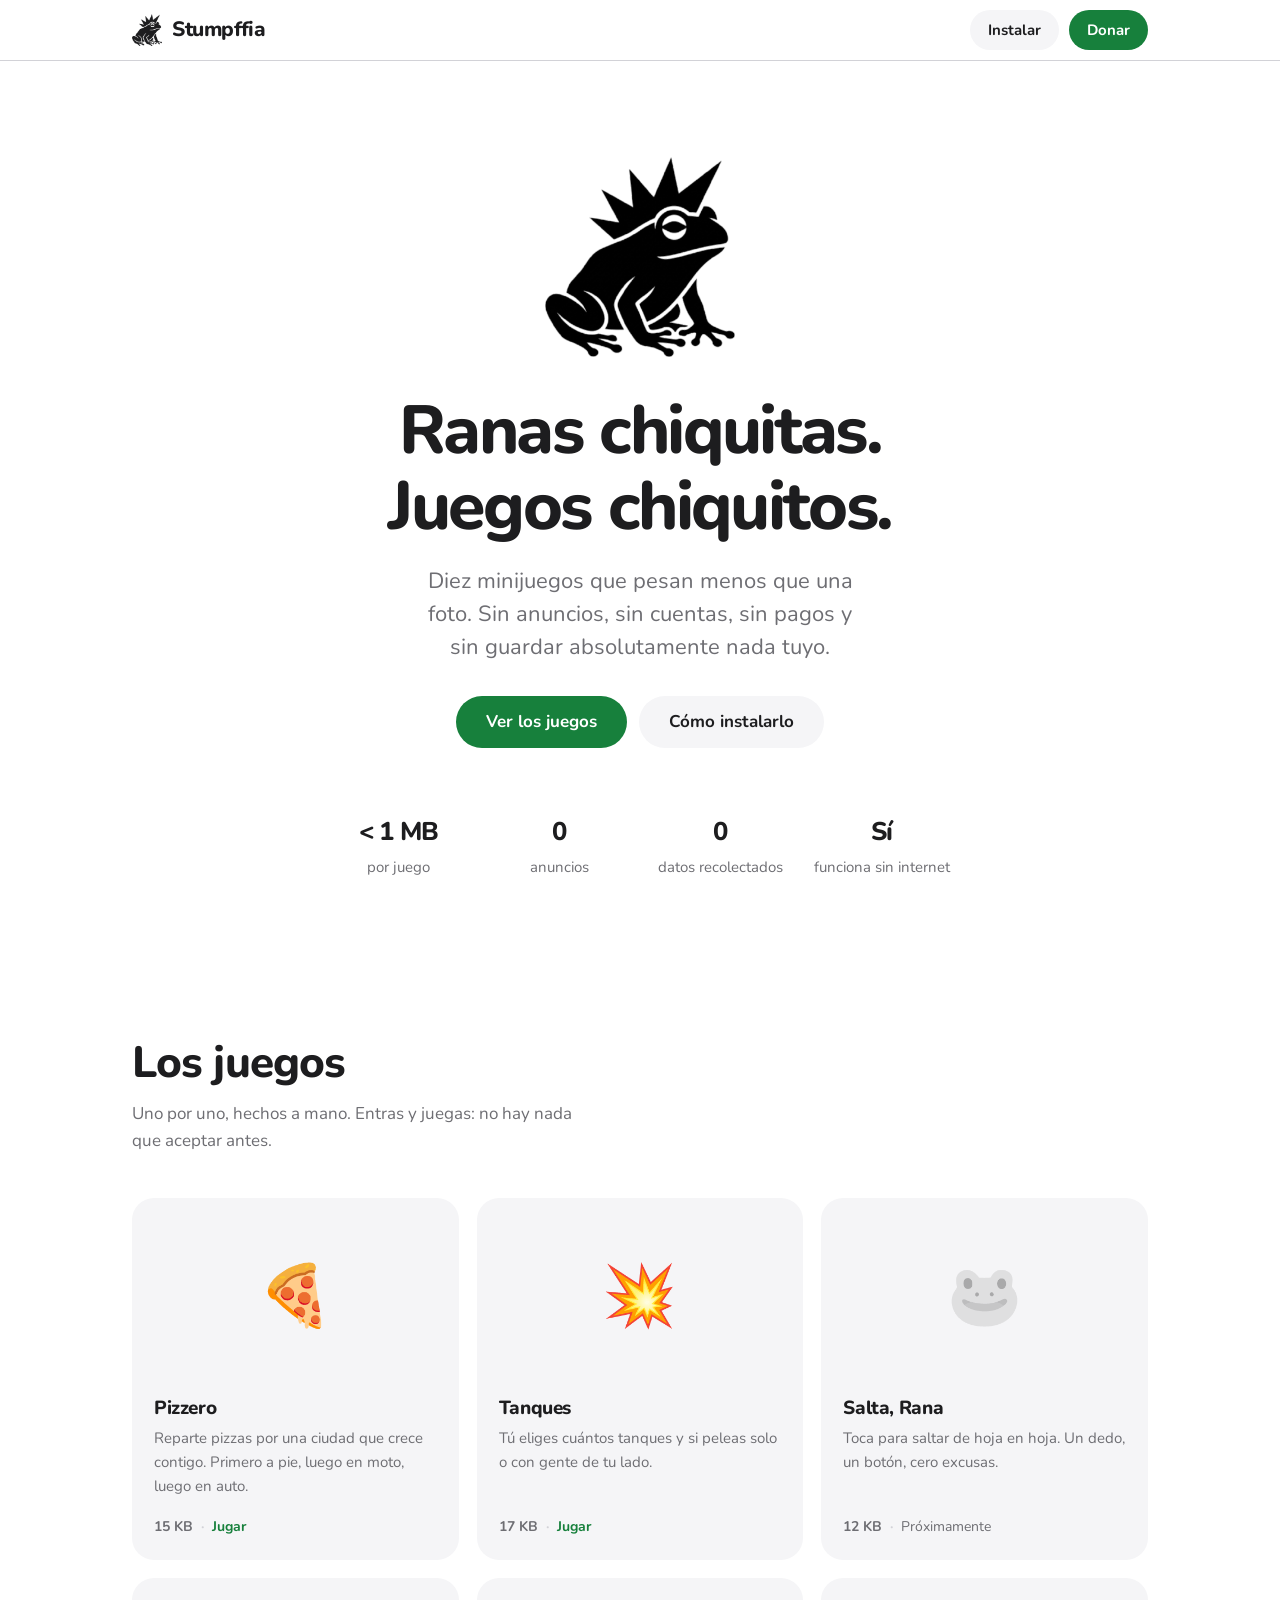
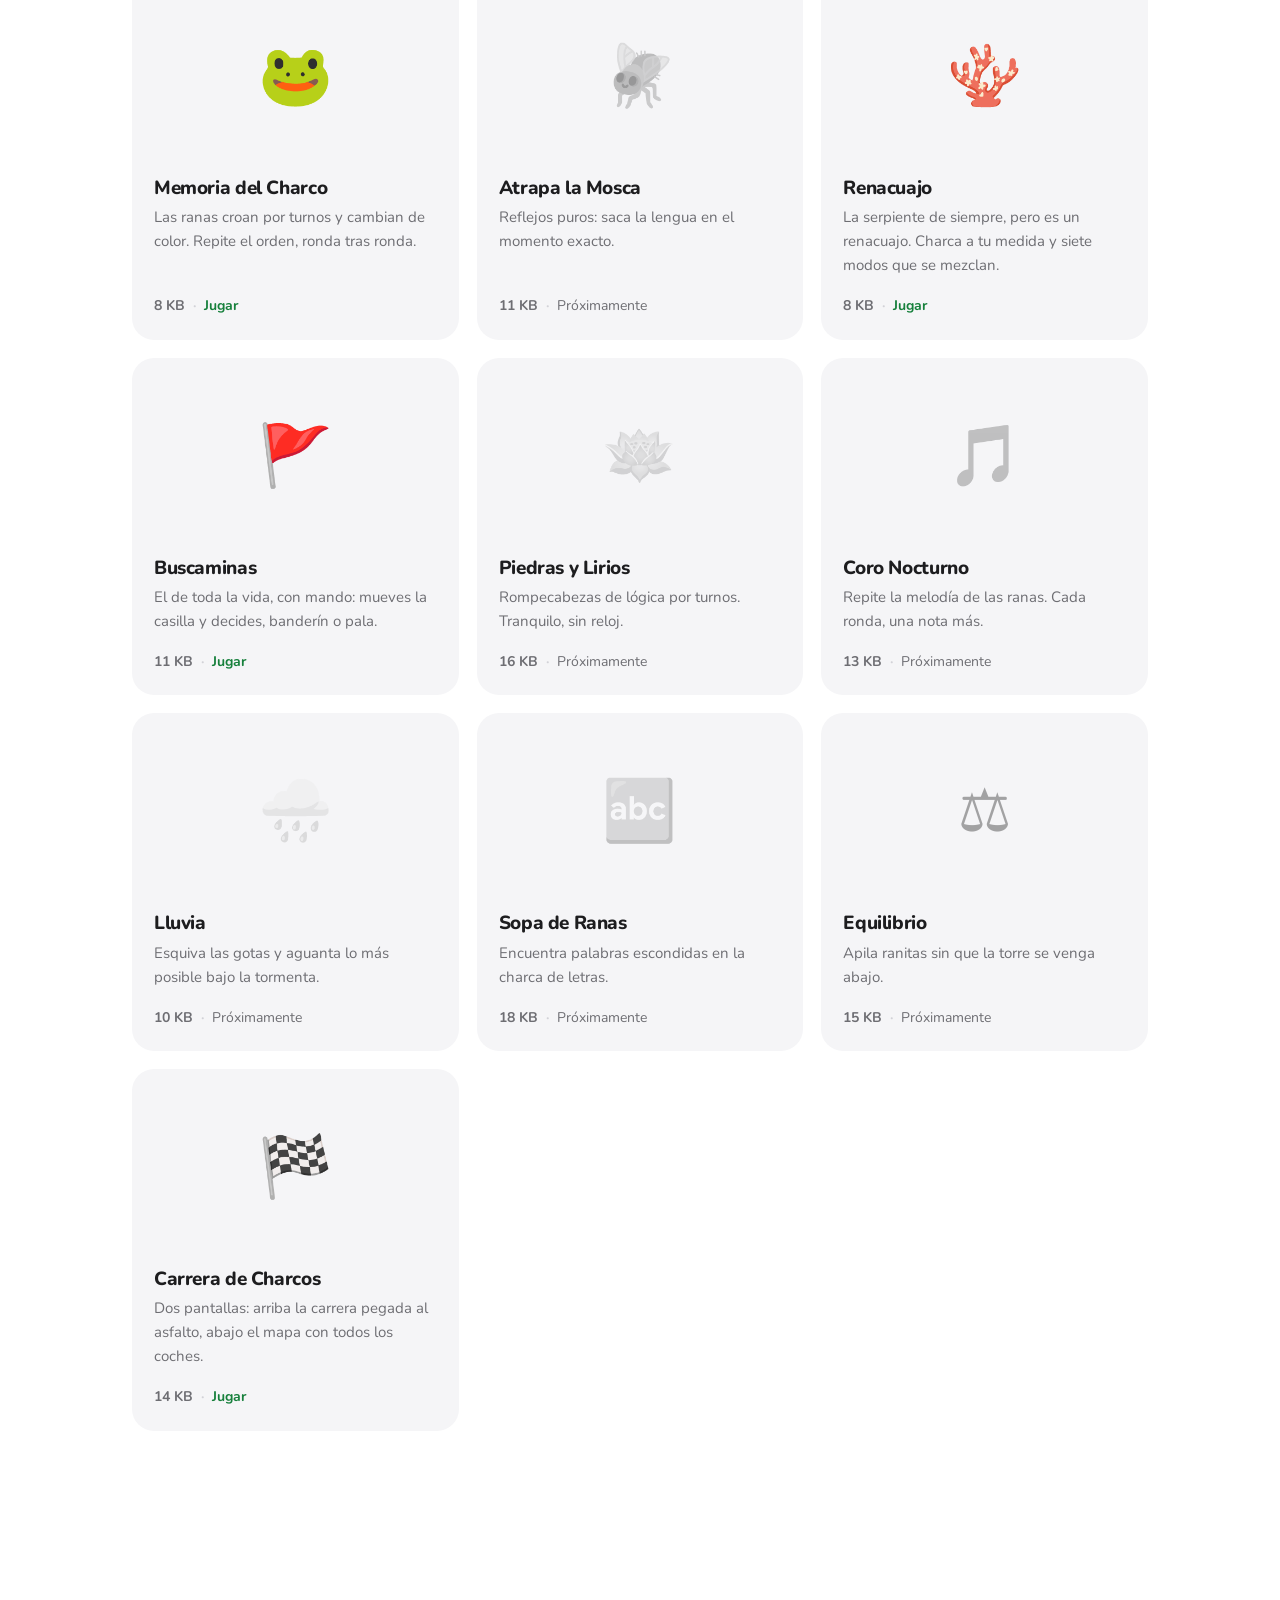
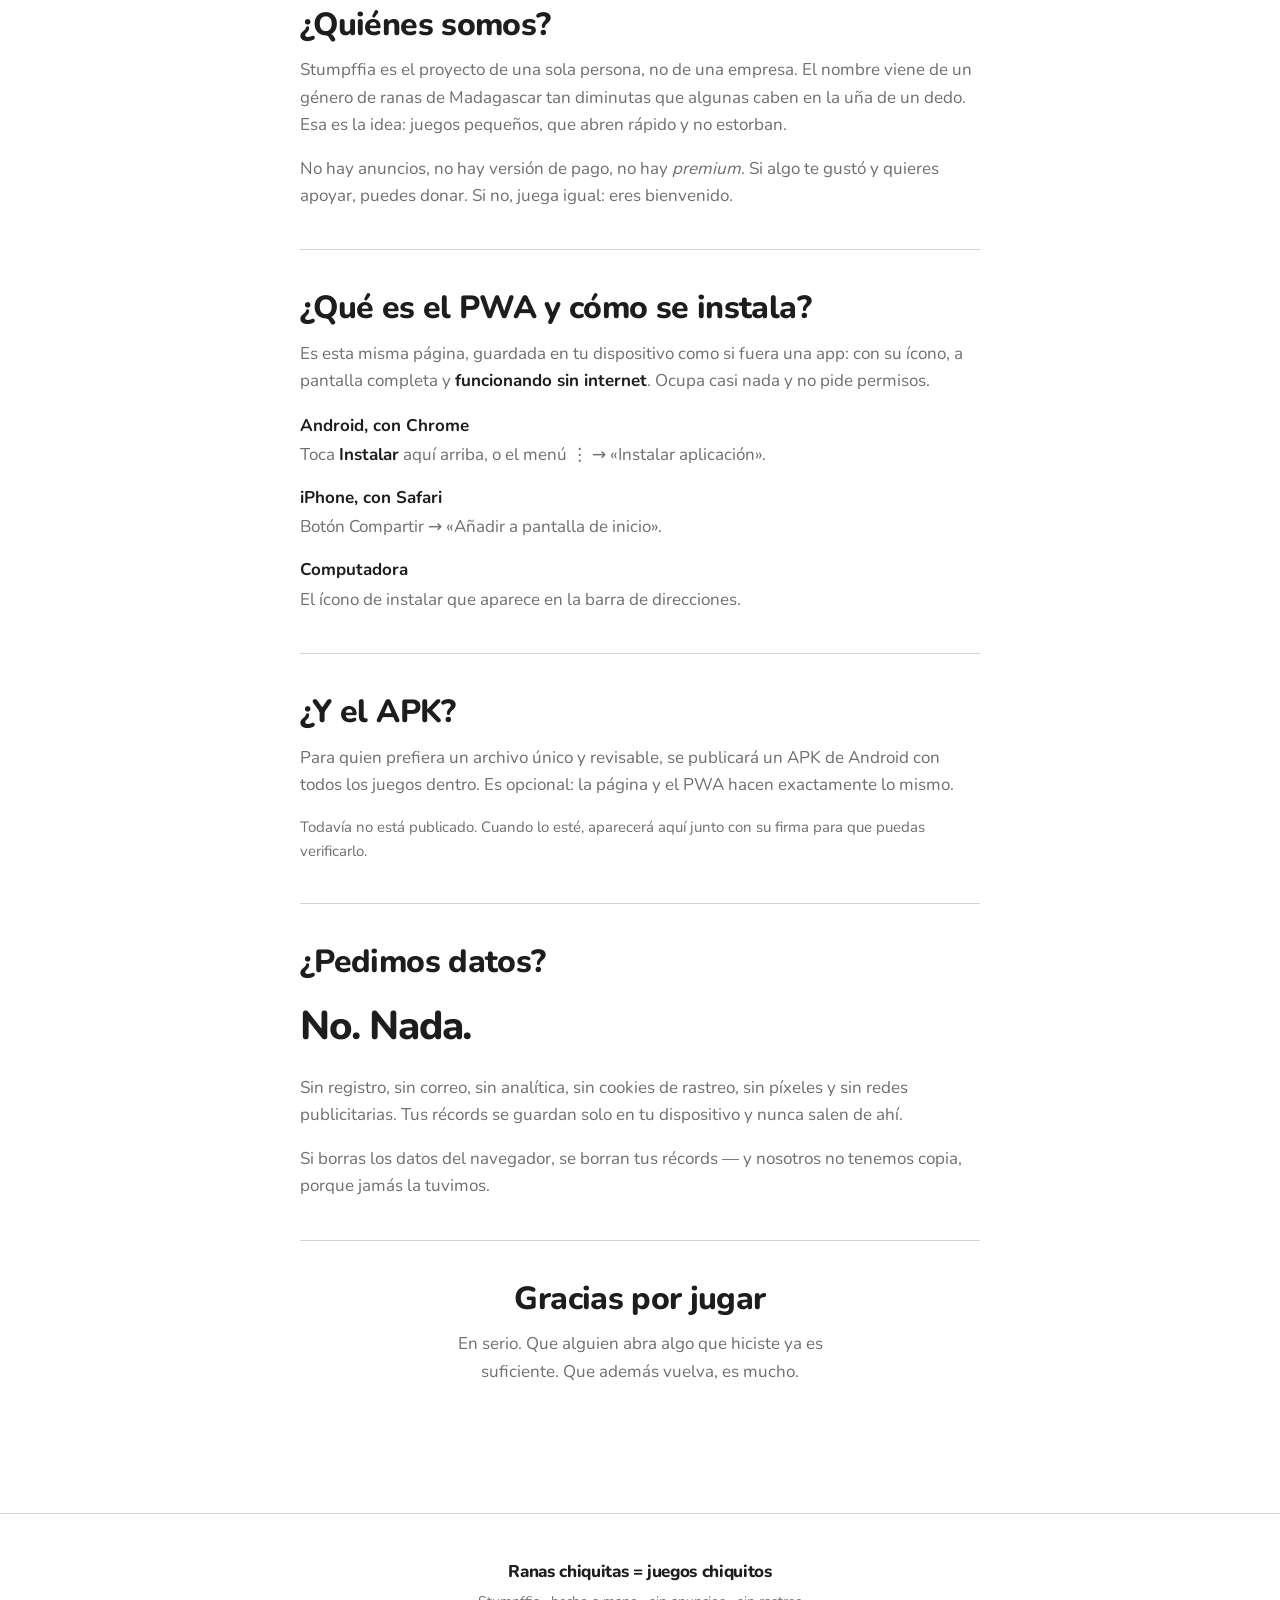
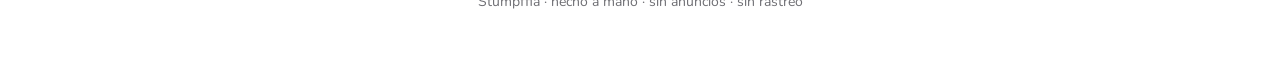
<file: index.html>
<!doctype html>
<html lang="es">
<head>
<meta charset="utf-8">
<meta name="viewport" content="width=device-width, initial-scale=1, viewport-fit=cover">
<title>Stumpffia — Ranas chiquitas, juegos chiquitos</title>
<meta name="description" content="Juegos pequeñitos, gratis, sin anuncios y sin recolectar datos. Cada uno pesa menos de 1 MB y funciona en cualquier dispositivo.">
<meta name="theme-color" content="#ffffff">
<meta name="color-scheme" content="light">

<meta property="og:type" content="website">
<meta property="og:title" content="Stumpffia — Ranas chiquitas, juegos chiquitos">
<meta property="og:description" content="Juegos pequeñitos, gratis, sin anuncios y sin recolectar datos.">
<meta property="og:image" content="/assets/img/og.png">
<meta name="twitter:card" content="summary_large_image">

<link rel="manifest" href="/manifest.webmanifest">
<link rel="icon" href="/assets/img/icon-192.png" type="image/png">
<link rel="apple-touch-icon" href="/assets/img/icon-192.png">
<link rel="preload" href="/assets/fonts/nunito-latin.woff2" as="font" type="font/woff2" crossorigin>
<link rel="stylesheet" href="/assets/css/styles.css">
</head>
<body>

<a class="skip-link" href="#juegos">Saltar a los juegos</a>

<header class="nav">
  <div class="nav-inner">
    <a class="marca" href="/" aria-label="Stumpffia, inicio">
      <span class="marca-rana" role="img" aria-hidden="true"></span>
      <span class="marca-nombre">Stumpffia</span>
    </a>
    <div class="nav-acciones">
      <button class="boton boton-plano" id="btn-instalar" hidden>Instalar</button>
      <button class="boton boton-verde" id="btn-donar">Donar</button>
    </div>
  </div>
</header>

<main>

  <section class="portada">
    <img class="portada-rana" src="/assets/img/logo.png" width="320" height="336"
         alt="La rana de Stumpffia, con mohicano" fetchpriority="high">
    <h1>Ranas chiquitas.<br>Juegos chiquitos.</h1>
    <p class="entrada">
      Diez minijuegos que pesan menos que una foto. Sin anuncios, sin cuentas,
      sin pagos y sin guardar absolutamente nada tuyo.
    </p>
    <div class="portada-acciones">
      <a class="boton boton-verde boton-grande" href="#juegos">Ver los juegos</a>
      <a class="boton boton-plano boton-grande" href="#pwa">Cómo instalarlo</a>
    </div>
    <ul class="especificaciones">
      <li><strong>&lt; 1 MB</strong><span>por juego</span></li>
      <li><strong>0</strong><span>anuncios</span></li>
      <li><strong>0</strong><span>datos recolectados</span></li>
      <li><strong>Sí</strong><span>funciona sin internet</span></li>
    </ul>
  </section>

  <section class="seccion" id="juegos">
    <header class="seccion-encabezado">
      <h2>Los juegos</h2>
      <p>Uno por uno, hechos a mano. Entras y juegas: no hay nada que aceptar antes.</p>
    </header>
    <div class="rejilla" id="games-list"><!-- se arma desde assets/js/games.js --></div>
  </section>

  <section class="seccion seccion-estrecha" id="info">

    <article class="bloque">
      <h2>¿Quiénes somos?</h2>
      <p>
        Stumpffia es el proyecto de una sola persona, no de una empresa. El nombre viene de un
        género de ranas de Madagascar tan diminutas que algunas caben en la uña de un dedo. Esa es
        la idea: juegos pequeños, que abren rápido y no estorban.
      </p>
      <p>
        No hay anuncios, no hay versión de pago, no hay <span class="cursiva">premium</span>.
        Si algo te gustó y quieres apoyar, puedes donar. Si no, juega igual: eres bienvenido.
      </p>
    </article>

    <article class="bloque" id="pwa">
      <h2>¿Qué es el PWA y cómo se instala?</h2>
      <p>
        Es esta misma página, guardada en tu dispositivo como si fuera una app: con su ícono,
        a pantalla completa y <strong>funcionando sin internet</strong>. Ocupa casi nada y no
        pide permisos.
      </p>
      <dl class="pasos">
        <dt>Android, con Chrome</dt>
        <dd>Toca <strong>Instalar</strong> aquí arriba, o el menú ⋮ → «Instalar aplicación».</dd>
        <dt>iPhone, con Safari</dt>
        <dd>Botón Compartir → «Añadir a pantalla de inicio».</dd>
        <dt>Computadora</dt>
        <dd>El ícono de instalar que aparece en la barra de direcciones.</dd>
      </dl>
    </article>

    <article class="bloque">
      <h2>¿Y el APK?</h2>
      <p>
        Para quien prefiera un archivo único y revisable, se publicará un APK de Android con todos
        los juegos dentro. Es opcional: la página y el PWA hacen exactamente lo mismo.
      </p>
      <p class="apunte" id="apk-nota">
        Todavía no está publicado. Cuando lo esté, aparecerá aquí junto con su firma para que
        puedas verificarlo.
      </p>
    </article>

    <article class="bloque">
      <h2>¿Pedimos datos?</h2>
      <p class="respuesta-grande">No. Nada.</p>
      <p>
        Sin registro, sin correo, sin analítica, sin cookies de rastreo, sin píxeles y sin redes
        publicitarias. Tus récords se guardan solo en tu dispositivo y nunca salen de ahí.
      </p>
      <p>
        Si borras los datos del navegador, se borran tus récords — y nosotros no tenemos copia,
        porque jamás la tuvimos.
      </p>
    </article>

    <article class="bloque bloque-gracias">
      <h2>Gracias por jugar</h2>
      <p>
        En serio. Que alguien abra algo que hiciste ya es suficiente.
        Que además vuelva, es mucho.
      </p>
    </article>

  </section>
</main>

<footer class="pie">
  <p class="pie-lema">Ranas chiquitas = juegos chiquitos</p>
  <p class="pie-letra">Stumpffia · hecho a mano · sin anuncios · sin rastreo</p>
</footer>

<dialog class="hoja" id="modal-donar" aria-labelledby="titulo-donar">
  <div class="hoja-asa" aria-hidden="true"></div>
  <form method="dialog" class="hoja-cerrar-forma">
    <button class="hoja-cerrar" aria-label="Cerrar">Cerrar</button>
  </form>
  <h2 id="titulo-donar">Donar</h2>
  <p>
    Stumpffia es gratis y lo seguirá siendo. Las donaciones son voluntarias y solo sirven para
    pagar el dominio y seguir haciendo juegos.
  </p>
  <div class="hoja-enlaces" id="donar-links">
    <p class="apunte">Los enlaces de donación se configuran en <code>assets/js/games.js</code>.</p>
  </div>
  <p class="apunte">
    No se te pide ningún dato aquí: el enlace te lleva a la plataforma externa que elijas.
  </p>
</dialog>

<script src="/assets/js/games.js"></script>
<script src="/assets/js/app.js"></script>
</body>
</html>
</file>
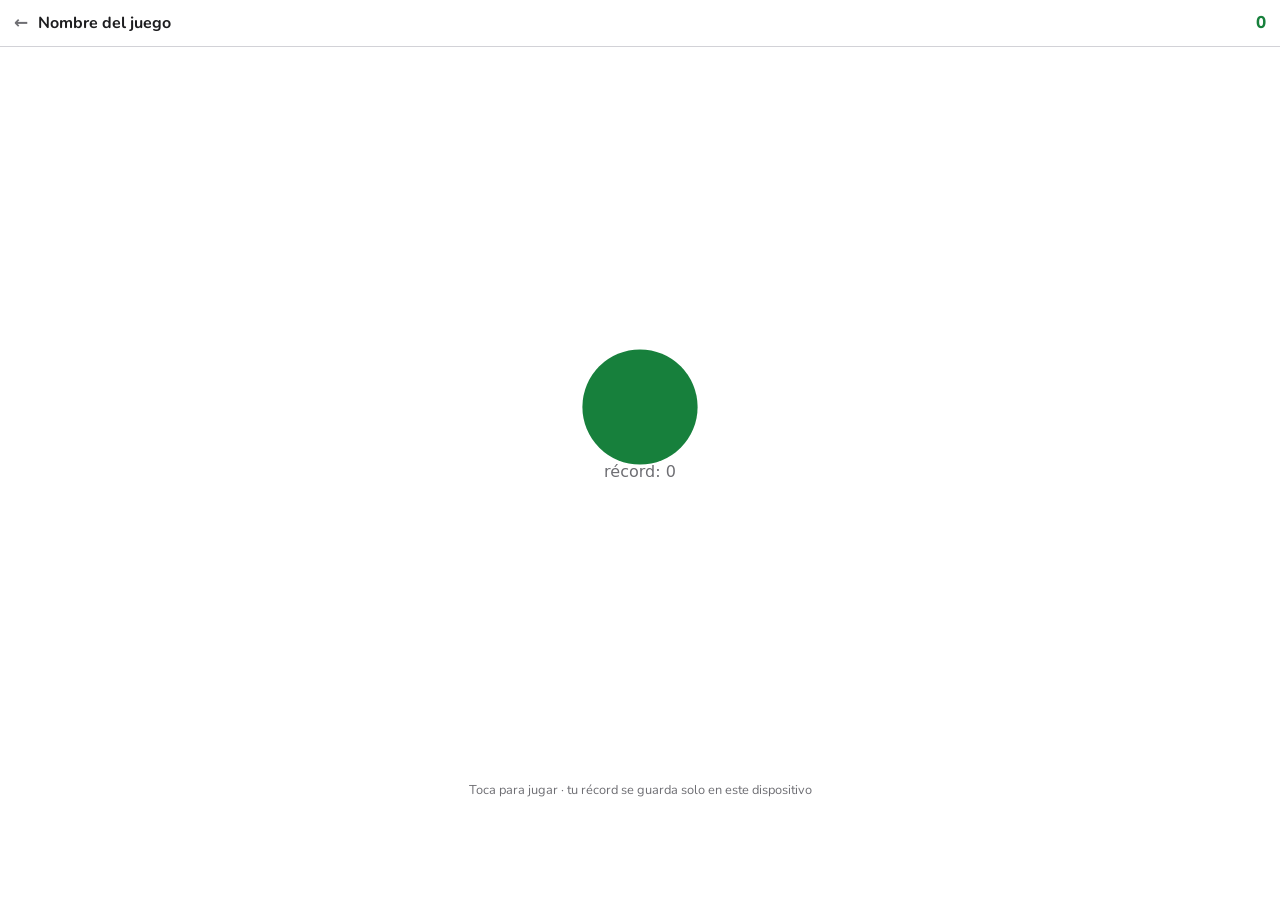
<file: games/_plantilla/index.html>
<!doctype html>
<html lang="es">
<head>
<meta charset="utf-8">
<meta name="viewport" content="width=device-width, initial-scale=1, viewport-fit=cover">
<title>Nombre del juego — Stumpffia</title>
<meta name="theme-color" content="#ffffff">
<link rel="icon" href="/assets/img/icon-192.png" type="image/png">
<link rel="manifest" href="/manifest.webmanifest">
<style>
  @import url("/assets/css/fuente.css");
  /* Cada juego trae su CSS dentro para que sea un solo archivo que cargue de golpe. */
  :root { --bg:#ffffff; --text:#1d1d1f; --muted:#6e6e73; --verde:#17803c; --linea:#d2d2d7; }
  * { box-sizing: border-box; }
  body {
    margin:0; min-height:100dvh; background:var(--bg); color:var(--text);
    font:17px/1.5 "Nunito",ui-rounded,"SF Pro Rounded",system-ui,sans-serif;
    display:flex; flex-direction:column; align-items:center;
    touch-action:manipulation; -webkit-user-select:none; user-select:none;
  }
  header { width:100%; display:flex; align-items:center; gap:10px; padding:10px 14px; border-bottom:1px solid var(--linea); }
  header a { color:var(--muted); text-decoration:none; font-weight:700; }
  header h1 { font-size:1rem; margin:0; }
  .marcador { margin-left:auto; color:var(--verde); font-weight:800; font-variant-numeric:tabular-nums; }
  canvas { display:block; width:100%; max-width:480px; height:auto; touch-action:none; }
  footer { color:var(--muted); font-size:.8rem; padding:14px; text-align:center; }
</style>
</head>
<body>
  <header>
    <a href="/" aria-label="Volver a Stumpffia">←</a>
    <h1>Nombre del juego</h1>
    <span class="marcador" id="marcador">0</span>
  </header>

  <canvas id="juego" width="480" height="720" aria-label="Área de juego"></canvas>

  <footer>Toca para jugar · tu récord se guarda solo en este dispositivo</footer>

<script>
(function () {
  "use strict";

  var ID = "plantilla";            // mismo id que en assets/js/games.js
  var cv = document.getElementById("juego");
  var ctx = cv.getContext("2d");
  var marcador = document.getElementById("marcador");

  /* Récord local. Nada sale del dispositivo. */
  function leerRecord() {
    try { return parseInt(localStorage.getItem("stumpffia:" + ID), 10) || 0; }
    catch (e) { return 0; }
  }
  function guardarRecord(v) {
    try { localStorage.setItem("stumpffia:" + ID, String(v)); } catch (e) {}
  }

  var puntos = 0, record = leerRecord();

  /* Pantallas de alta densidad sin que pese más. */
  function ajustar() {
    var dpr = Math.min(window.devicePixelRatio || 1, 2);
    var ancho = cv.clientWidth, alto = cv.clientWidth * 1.5;
    cv.width = ancho * dpr; cv.height = alto * dpr;
    cv.style.height = alto + "px";
    ctx.setTransform(dpr, 0, 0, dpr, 0, 0);
  }
  window.addEventListener("resize", ajustar);
  ajustar();

  function dibujar() {
    var w = cv.clientWidth, h = cv.clientHeight;
    ctx.clearRect(0, 0, w, h);
    ctx.fillStyle = "#17803c";
    ctx.beginPath();
    ctx.arc(w / 2, h / 2, Math.min(w, h) * 0.12, 0, Math.PI * 2);
    ctx.fill();
    ctx.fillStyle = "#6e6e73";
    ctx.font = "16px system-ui, sans-serif";
    ctx.textAlign = "center";
    ctx.fillText("récord: " + record, w / 2, h / 2 + 70);
  }

  function bucle() {
    dibujar();
    requestAnimationFrame(bucle);
  }
  bucle();

  function tocar() {
    puntos++;
    marcador.textContent = puntos;
    if (puntos > record) { record = puntos; guardarRecord(record); }
  }
  cv.addEventListener("pointerdown", tocar);
  window.addEventListener("keydown", function (e) {
    if (e.code === "Space") { e.preventDefault(); tocar(); }
  });
})();
</script>
</body>
</html>
</file>
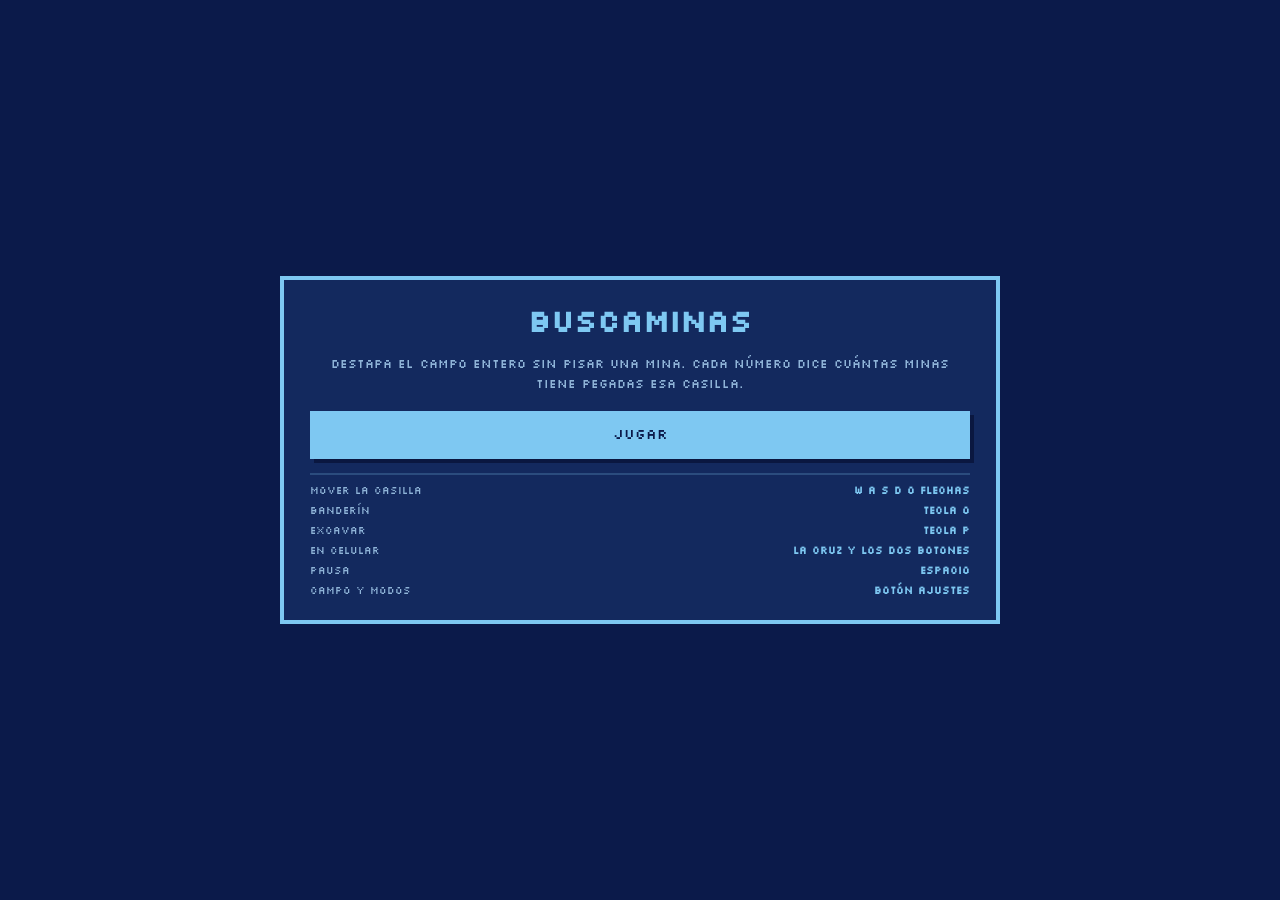
<file: games/buscaminas/index.html>
<!doctype html>
<html lang="es">
<head>
<meta charset="utf-8">
<meta name="viewport" content="width=device-width, initial-scale=1, viewport-fit=cover, user-scalable=no">
<title>Buscaminas — Stumpffia</title>
<meta name="theme-color" content="#0B1A4A">
<meta name="color-scheme" content="dark">
<link rel="icon" href="/assets/img/icon-192.png" type="image/png">
<link rel="manifest" href="/manifest.webmanifest">
<link rel="stylesheet" href="/assets/css/pixel.css">
<link rel="stylesheet" href="/assets/css/consola.css">
<style>
  #capa-reglas {
    margin:0; padding:8px 0 0; border-top:2px solid var(--borde);
    display:grid; gap:5px; font-size:10px; text-align:left;
  }
  #capa-reglas.oculto { display:none; }
  #capa-reglas > div { display:flex; align-items:baseline; justify-content:space-between; gap:8px; }
  #capa-reglas > div > span { color:var(--apagado); }

  /* Los dos botones del mando: banderín y pala. Llevan el mismo dibujo que
     sale en el tablero, así que no hace falta explicar cuál es cuál. */
  #mando .acciones { gap:8px; }
  #mando .accion { width:78px; height:78px; }
  #mando .accion > span { flex-direction:column; gap:3px; }
  #mando .accion img { width:28px; height:28px; image-rendering:pixelated; }
  #mando .accion i { font-style:normal; font-size:7px; letter-spacing:.04em; }
  @media (max-width: 379px) {
    #mando .accion { width:62px; height:62px; }
    #mando .accion img { width:22px; height:22px; }
    #mando .accion i { font-size:6px; }
    .cruz { grid-template-columns:repeat(3,40px); grid-template-rows:repeat(3,40px); }
  }

  /* Los ajustes mandan sobre los estilos generales de la tarjeta. */
  .modos { display:grid; gap:5px; width:100%; }
  #capa-reglas > div.ajustes { display:grid; gap:12px; }
  .ajustes .ajuste { display:flex; align-items:center; justify-content:space-between; gap:10px; flex-wrap:wrap; }
  .capa .tarjeta .ajustes .modo {
    width:100%; background:var(--carcasa); color:var(--claro);
    min-height:0; margin:0; box-shadow:inset 0 0 0 2px var(--borde);
    display:flex; align-items:flex-start; gap:8px; text-align:left; padding:8px 10px;
  }
  .capa .tarjeta .ajustes .modo[aria-pressed="true"] {
    background:var(--tubo); box-shadow:inset 0 0 0 2px var(--claro);
  }
  .modo b { font-size:10px; color:var(--claro); white-space:nowrap; }
  .modo i { font-style:normal; font-size:8px; color:var(--apagado); line-height:1.5; }
  .modo-texto { display:flex; flex-direction:column; gap:2px; }
  .marca { width:13px; height:13px; flex:none; margin-top:1px; box-shadow:inset 0 0 0 2px var(--borde); }
  .modo[aria-pressed="true"] .marca { background:var(--claro); box-shadow:inset 0 0 0 2px var(--claro); }
  .capa .tarjeta .ajustes .opciones button {
    width:auto; background:var(--carcasa); color:var(--claro); min-height:0; margin:0;
  }
  .capa .tarjeta .ajustes .opciones button[aria-pressed="true"] {
    background:var(--claro); color:var(--marino);
  }
  @media (min-width: 720px) {
    .ajustes .ajuste { display:grid; grid-template-columns:150px 1fr; align-items:center; }
    .ajustes .opciones { flex:1 1 auto; min-width:0; display:grid; grid-template-columns:repeat(auto-fit,minmax(104px,1fr)); gap:8px; }
    .capa .tarjeta .ajustes .opciones button { width:100%; padding:11px 6px; font-size:11px; }
  }
</style>
</head>
<body>

<div class="consola">
  <div class="lateral izq" aria-hidden="true"></div>
  <div class="centro">
    <div class="pantalla">
      <canvas id="lienzo"></canvas>
    </div>

    <div class="datos" id="hud">
      <div class="ficha"><span>MINAS</span><b id="minas">0</b></div>
      <div class="ficha"><span>BANDERINES</span><b id="banderines">0</b></div>
      <div class="ficha"><span>TIEMPO</span><b id="tiempo">0:00</b></div>
      <div class="ficha"><span>RÉCORD</span><b id="record">—</b></div>
    </div>

    <div class="botonera">
      <button id="btn-pausa">PAUSA</button>
      <button id="btn-ajustes">AJUSTES</button>
      <a href="/">SALIR</a>
    </div>
  </div>
  <div class="lateral der" aria-hidden="true">
    <div class="perilla"></div>
    <div class="perilla"></div>
    <div class="perilla"></div>
    <div class="encendido">&#9211;</div>
  </div>

  <div class="mando" id="mando">
    <div class="cruz">
      <button data-dir="arriba"    style="--pos:1/2" aria-label="Arriba">▲</button>
      <button data-dir="izquierda" style="--pos:2/1" aria-label="Izquierda">◀</button>
      <button data-dir="derecha"   style="--pos:2/3" aria-label="Derecha">▶</button>
      <button data-dir="abajo"     style="--pos:3/2" aria-label="Abajo">▼</button>
    </div>
    <div class="acciones">
      <button class="accion" id="btn-bandera" aria-label="Poner banderín">
        <span><img id="ico-bandera" alt=""><i>BANDERÍN</i></span>
      </button>
      <button class="accion" id="btn-pala" aria-label="Excavar">
        <span><img id="ico-pala" alt=""><i>PALA</i></span>
      </button>
    </div>
  </div>
</div>

<div class="capa" id="capa">
  <div class="tarjeta">
    <h1 id="capa-titulo">Buscaminas</h1>
    <p id="capa-texto"></p>
    <button id="capa-boton">Jugar</button>
    <div id="capa-reglas"></div>
  </div>
</div>

<script>
"use strict";

/* ════════════════════════════════════════════════════════════════════
   BUSCAMINAS — Stumpffia
   El de siempre, pero sin ratón: se mueve una casilla seleccionada y
   se actúa con dos botones, banderín y pala.
   Un solo archivo, sin librerías, sin peticiones de red.
   ════════════════════════════════════════════════════════════════════ */

const MARINO  = "#0B1A4A";
const CLARO   = "#7EC8F2";
const MEDIO   = "#2E53A6";
const ROJO    = "#CF5A5A";
const CHARCA  = "#102456";


/* ───────────────── Sprites ─────────────────
   Vienen de buscaminas.json, dibujados en 16x16: el 0 es azul marino,
   el 1 azul claro y el punto es transparente. En la pala, además, el 0
   que toca el borde se vuelve transparente (si no, sería un cuadrado). */

/* DATOS-INICIO */
/* Generado por empacar.mjs desde sprites/campo.json — no editar a mano. */
const DIBUJOS = {
  cerrado: [
    "0000000000000000","0111111111111110","0111111111111100","0111111111111100",
    "0111111111111100","0111111111111100","0111111111111100","0111111111111100",
    "0111111111111100","0111111111111100","0111111111111100","0111111111111100",
    "0111111111111100","0111111111111100","0100000000000000","0000000000000000"
  ],
  abierto: [
    "1010101010101010","0000000000000000","1000000000000000","0000000000000000",
    "1000000000000000","0000000000000000","1000000000000000","0000000000000000",
    "1000000000000000","0000000000000000","1000000000000000","0000000000000000",
    "1000000000000000","0000000000000000","1000000000000000","0000000000000000"
  ],
  num_1: [
    "1010101010101010","0000000000000000","1000000000000000","0000000110000000",
    "1000001110000000","0000011110000000","1000000110000000","0000000110000000",
    "1000000110000000","0000000110000000","1000000110000000","0000011111100000",
    "1000011111100000","0000000000000000","1000000000000000","0000000000000000"
  ],
  num_2: [
    "1010101010101010","0000000000000000","1000000000000000","0000001111000000",
    "1000011111100000","0000011001100000","1000000001100000","0000000011000000",
    "1000000110000000","0000001100000000","1000011000000000","0000011111100000",
    "1000011111100000","0000000000000000","1000000000000000","0000000000000000"
  ],
  num_3: [
    "1010101010101010","0000000000000000","1000000000000000","0000011111000000",
    "1000011111100000","0000000001100000","1000000001100000","0000001111000000",
    "1000001111000000","0000000001100000","1000000001100000","0000011111100000",
    "1000011111000000","0000000000000000","1000000000000000","0000000000000000"
  ],
  num_4: [
    "1010101010101010","0000000000000000","1000000000000000","0000000011000000",
    "1000000111000000","0000001111000000","1000011011000000","0000110011000000",
    "1000111111100000","0000111111100000","1000000011000000","0000000011000000",
    "1000000011000000","0000000000000000","1000000000000000","0000000000000000"
  ],
  num_5: [
    "1010101010101010","0000000000000000","1000000000000000","0000011111100000",
    "1000011111100000","0000011000000000","1000011111000000","0000011111100000",
    "1000000001100000","0000000001100000","1000011001100000","0000011111100000",
    "1000001111000000","0000000000000000","1000000000000000","0000000000000000"
  ],
  num_6: [
    "1010101010101010","0000000000000000","1000000000000000","0000001111000000",
    "1000011111000000","0000011000000000","1000011111000000","0000011111100000",
    "1000011001100000","0000011001100000","1000011001100000","0000011111100000",
    "1000001111000000","0000000000000000","1000000000000000","0000000000000000"
  ],
  num_7: [
    "1010101010101010","0000000000000000","1000000000000000","0000011111100000",
    "1000011111100000","0000000001100000","1000000011000000","0000000011000000",
    "1000000110000000","0000000110000000","1000001100000000","0000001100000000",
    "1000001100000000","0000000000000000","1000000000000000","0000000000000000"
  ],
  num_8: [
    "1010101010101010","0000000000000000","1000000000000000","0000001111000000",
    "1000011111100000","0000011001100000","1000011001100000","0000001111000000",
    "1000011111100000","0000011001100000","1000011001100000","0000011111100000",
    "1000001111000000","0000000000000000","1000000000000000","0000000000000000"
  ],
  bandera: [
    "0000000000000000","0111111111111110","0111111111111100","0111110001111100",
    "0111000001111100","0110000001111100","0111000001111100","0111110001111100",
    "0111111101111100","0111111101111100","0111110000011100","0111000000000100",
    "0111111111111100","0111111111111100","0100000000000000","0000000000000000"
  ],
  mina: [
    "1010101010101010","0000000000000000","1000000000000000","0000000110000000",
    "1000100110010000","0000011111100000","1000110011110000","0011110111111100",
    "1011111111111100","0000111111110000","1000011111100000","0000100110010000",
    "1000000110000000","0000000000000000","1000000000000000","0000000000000000"
  ],
  pala: [
    "0000000000001110","0000000000010001","0000000000010001","0000000000001110",
    "0000000000011000","0000000000110000","0000000001100000","0000000011000000",
    "0000111110000000","0001111110000000","0011111110000000","0011111100000000",
    "0011111000000000","0011110000000000","0001000000000000","0000000000000000"
  ],
  seleccionado: [
    "1111111111111111","1000000000000001","1011111111111101","1011111111111001",
    "1011111111111001","1011111111111001","1011111111111001","1011111111111001",
    "1011111111111001","1011111111111001","1011111111111001","1011111111111001",
    "1011111111111001","1010000000000001","1000000000000001","1111111111111111"
  ],
  marco_cursor: [
    "1111111111111111","1000000000000001","10............01","10............01",
    "10............01","10............01","10............01","10............01",
    "10............01","10............01","10............01","10............01",
    "10............01","10............01","1000000000000001","1111111111111111"
  ]
};
/* DATOS-FIN */

const LADO = 16;
const NOMBRES = Object.keys(DIBUJOS);
const INDICE = {};
NOMBRES.forEach(function (n, i) { INDICE[n] = i; });

/* a cuáles se les vacía el 0 pegado al borde */
const HUECO_AL_BORDE = { pala: true };

/* 0 = oscuro, 1 = claro, 2 = transparente */
const MASCARAS = {};
function mascara(nombre) {
  if (MASCARAS[nombre]) return MASCARAS[nombre];
  const filas = DIBUJOS[nombre];
  const m = new Uint8Array(LADO * LADO);
  for (let y = 0; y < LADO; y++) {
    for (let x = 0; x < LADO; x++) {
      const ch = filas[y][x];
      m[y * LADO + x] = ch === "." ? 2 : (ch === "1" ? 1 : 0);
    }
  }
  if (HUECO_AL_BORDE[nombre]) {
    const pila = [];
    for (let i = 0; i < LADO; i++) {
      pila.push(i, 0, i, LADO - 1, 0, i, LADO - 1, i);
    }
    while (pila.length) {
      const y = pila.pop(), x = pila.pop();
      if (x < 0 || y < 0 || x >= LADO || y >= LADO) continue;
      const o = y * LADO + x;
      if (m[o] !== 0) continue;
      m[o] = 2;
      pila.push(x + 1, y, x - 1, y, x, y + 1, x, y - 1);
    }
  }
  MASCARAS[nombre] = m;
  return m;
}

/* Una hoja con todos los sprites por pareja de colores, para no repintar
   píxel por píxel en cada cuadro. */
const HOJAS = {};
function hoja(c0, c1) {
  const clave = c0 + c1;
  if (HOJAS[clave]) return HOJAS[clave];
  const rgb = function (h) {
    return [parseInt(h.slice(1, 3), 16), parseInt(h.slice(3, 5), 16), parseInt(h.slice(5, 7), 16)];
  };
  const col = [rgb(c0), rgb(c1)];
  const c = document.createElement("canvas");
  c.width = LADO * NOMBRES.length; c.height = LADO;
  const g = c.getContext("2d");
  const img = g.createImageData(c.width, LADO);
  NOMBRES.forEach(function (nombre, n) {
    const m = mascara(nombre);
    for (let y = 0; y < LADO; y++) {
      for (let x = 0; x < LADO; x++) {
        const v = m[y * LADO + x];
        if (v === 2) continue;
        const o = (y * c.width + n * LADO + x) * 4;
        img.data[o] = col[v][0]; img.data[o + 1] = col[v][1]; img.data[o + 2] = col[v][2];
        img.data[o + 3] = 255;
      }
    }
  });
  g.putImageData(img, 0, 0);
  HOJAS[clave] = c;
  return c;
}

/* Un sprite suelto, en su tamaño, para los iconos de los botones. */
function iconoPNG(nombre, c0, c1) {
  const c = document.createElement("canvas");
  c.width = c.height = LADO;
  const g = c.getContext("2d");
  g.drawImage(hoja(c0, c1), INDICE[nombre] * LADO, 0, LADO, LADO, 0, 0, LADO, LADO);
  return c.toDataURL("image/png");
}


/* ───────────────── Ajustes ───────────────── */

const TAMANOS = [
  { nombre: "9 × 9",   w: 9,  h: 9  },
  { nombre: "12 × 12", w: 12, h: 12 },
  { nombre: "16 × 16", w: 16, h: 16 },
  { nombre: "20 × 14", w: 20, h: 14 },
  { nombre: "24 × 16", w: 24, h: 16 },
  { nombre: "30 × 20", w: 30, h: 20 }
];

const DENSIDADES = [
  { nombre: "Pocas · 10%",  v: 0.10 },
  { nombre: "Normal · 15%", v: 0.15 },
  { nombre: "Muchas · 20%", v: 0.20 },
  { nombre: "Brutal · 25%", v: 0.25 }
];

const MODOS = [
  { id: "primerSeguro", nombre: "Primer paso seguro",
    texto: "La primera palada nunca cae en una mina: abre un claro." },
  { id: "cadena", nombre: "Destapar en cadena",
    texto: "La pala sobre un número ya destapado abre sus vecinas, si los banderines cuadran." },
  { id: "dudas", nombre: "Marcar dudas",
    texto: "El banderín pasa por una interrogación antes de quitarse." },
  { id: "sinReloj", nombre: "Sin reloj",
    texto: "Sin prisas: el tiempo no corre, y tampoco se guardan récords." }
];

const ajustes = { tamano: 2, densidad: 1, activos: { primerSeguro: true, cadena: true } };

function leerAjustes() {
  try {
    const g = JSON.parse(localStorage.getItem("stumpffia:buscaminas:ajustes") || "{}");
    if (typeof g.tamano === "number") ajustes.tamano = Math.min(TAMANOS.length - 1, Math.max(0, g.tamano));
    if (typeof g.densidad === "number") ajustes.densidad = Math.min(DENSIDADES.length - 1, Math.max(0, g.densidad));
    if (g.activos) ajustes.activos = g.activos;
  } catch (e) {}
}
function guardarAjustes() {
  try { localStorage.setItem("stumpffia:buscaminas:ajustes", JSON.stringify(ajustes)); } catch (e) {}
}
const modoActivo = (id) => !!ajustes.activos[id];

/* Cuántas minas salen con un campo y una densidad. Se dejan nueve casillas
   libres: las que necesita el primer paso seguro. */
function cuantasMinas(t, d) {
  return Math.max(1, Math.min(t.w * t.h - 9, Math.round(t.w * t.h * DENSIDADES[d].v)));
}

/* El récord es por tablero: no es lo mismo un 9×9 que un 30×20. */
function claveRecord() {
  return "stumpffia:buscaminas:" + juego.ancho + "x" + juego.alto + "x" + juego.minas;
}
function leerRecord() {
  try { return parseFloat(localStorage.getItem(claveRecord())) || 0; } catch (e) { return 0; }
}
function guardarRecord(v) {
  try { localStorage.setItem(claveRecord(), String(v)); } catch (e) {}
}


/* ───────────────── Estado ───────────────── */

const juego = {
  estado: "menu",      // menu | ajustes | jugando | pausa | fin
  ancho: 0, alto: 0, minas: 0,
  mina: null,          // 1 si hay mina
  abierto: null,
  marca: null,         // 0 nada, 1 banderín, 2 duda
  vecinas: null,
  cx: 0, cy: 0,        // la casilla seleccionada
  sembrado: false,
  tiempo: 0,
  abiertas: 0,
  banderas: 0,
  reventada: -1,       // la mina que te mató
  ganado: false,
  espera: false        // el momento de ver el campo antes de la tarjeta
};

/* Al acabar, la tarjeta tarda un momento en salir: da tiempo a mirar dónde
   estaban las minas, que para eso se destapan. */
function terminar(titulo, texto, boton, filas) {
  juego.espera = true;
  setTimeout(function () {
    juego.espera = false;
    mostrarCapa(titulo, texto, boton, filas);
  }, 1300);
}

const dentro = (x, y) => x >= 0 && y >= 0 && x < juego.ancho && y < juego.alto;
const idx = (x, y) => y * juego.ancho + x;

function alrededor(x, y, hacer) {
  for (let dy = -1; dy <= 1; dy++) {
    for (let dx = -1; dx <= 1; dx++) {
      if (!dx && !dy) continue;
      const nx = x + dx, ny = y + dy;
      if (dentro(nx, ny)) hacer(nx, ny, idx(nx, ny));
    }
  }
}

function empezar() {
  const t = TAMANOS[ajustes.tamano];
  juego.ancho = t.w; juego.alto = t.h;
  const total = t.w * t.h;
  juego.minas = cuantasMinas(t, ajustes.densidad);

  juego.mina = new Uint8Array(total);
  juego.abierto = new Uint8Array(total);
  juego.marca = new Uint8Array(total);
  juego.vecinas = new Uint8Array(total);
  juego.cx = Math.floor(t.w / 2); juego.cy = Math.floor(t.h / 2);
  juego.sembrado = false;
  juego.tiempo = 0;
  juego.abiertas = 0;
  juego.banderas = 0;
  juego.reventada = -1;
  juego.ganado = false;
  juego.espera = false;
  juego.estado = "jugando";

  capa.classList.remove("visible");
  ajustar();
  pintarRecord();
}

/* Las minas se siembran con la primera palada, nunca antes: así la primera
   no es una trampa de mala suerte. */
function sembrar(sx, sy) {
  const total = juego.ancho * juego.alto;
  const prohibido = new Uint8Array(total);
  prohibido[idx(sx, sy)] = 1;
  if (modoActivo("primerSeguro")) alrededor(sx, sy, function (x, y, o) { prohibido[o] = 1; });

  const libres = [];
  for (let o = 0; o < total; o++) if (!prohibido[o]) libres.push(o);
  const cuantas = Math.min(juego.minas, libres.length);
  for (let i = 0; i < cuantas; i++) {
    const j = i + Math.floor(Math.random() * (libres.length - i));
    const t = libres[i]; libres[i] = libres[j]; libres[j] = t;
    juego.mina[libres[i]] = 1;
  }
  juego.minas = cuantas;

  for (let y = 0; y < juego.alto; y++) {
    for (let x = 0; x < juego.ancho; x++) {
      let n = 0;
      alrededor(x, y, function (nx, ny, o) { if (juego.mina[o]) n++; });
      juego.vecinas[idx(x, y)] = n;
    }
  }
  juego.sembrado = true;
  pintarRecord();
}


/* ───────────────── Excavar y marcar ───────────────── */

/* Destapa de golpe todo el claro: si una casilla no tiene minas al lado,
   sus vecinas también se abren, y así en cadena. */
function abrirClaro(x, y) {
  const pila = [x, y];
  while (pila.length) {
    const cy = pila.pop(), cx = pila.pop();
    const o = idx(cx, cy);
    if (juego.abierto[o] || juego.marca[o] === 1) continue;
    juego.abierto[o] = 1;
    juego.marca[o] = 0;
    juego.abiertas++;
    if (juego.vecinas[o] === 0) {
      alrededor(cx, cy, function (nx, ny, no) {
        if (!juego.abierto[no] && juego.marca[no] !== 1) pila.push(nx, ny);
      });
    }
  }
}

function excavar() {
  if (juego.estado !== "jugando") return;
  const x = juego.cx, y = juego.cy, o = idx(x, y);

  if (!juego.sembrado) {
    sembrar(x, y);
    if (juego.mina[o]) { perder(o); return; }   /* solo si no hubo paso seguro */
    abrirClaro(x, y);
    revisar();
    return;
  }

  /* sobre un número ya destapado, la pala abre alrededor */
  if (juego.abierto[o]) {
    if (!modoActivo("cadena") || juego.vecinas[o] === 0) return;
    let banderas = 0;
    alrededor(x, y, function (nx, ny, no) { if (juego.marca[no] === 1) banderas++; });
    if (banderas !== juego.vecinas[o]) return;
    const pendientes = [];
    alrededor(x, y, function (nx, ny, no) {
      if (!juego.abierto[no] && juego.marca[no] !== 1) pendientes.push(nx, ny, no);
    });
    for (let i = 0; i < pendientes.length; i += 3) {
      if (juego.mina[pendientes[i + 2]]) { perder(pendientes[i + 2]); return; }
    }
    for (let i = 0; i < pendientes.length; i += 3) abrirClaro(pendientes[i], pendientes[i + 1]);
    revisar();
    return;
  }

  if (juego.marca[o] === 1) return;          /* con banderín no se excava */
  if (juego.mina[o]) { perder(o); return; }
  abrirClaro(x, y);
  revisar();
}

function marcar() {
  if (juego.estado !== "jugando") return;
  const o = idx(juego.cx, juego.cy);
  if (juego.abierto[o]) return;
  const antes = juego.marca[o];
  if (antes === 1) juego.marca[o] = modoActivo("dudas") ? 2 : 0;
  else if (antes === 2) juego.marca[o] = 0;
  else juego.marca[o] = 1;
  juego.banderas += (juego.marca[o] === 1 ? 1 : 0) - (antes === 1 ? 1 : 0);
}

function revisar() {
  if (juego.abiertas < juego.ancho * juego.alto - juego.minas) return;
  juego.estado = "fin";
  juego.ganado = true;
  /* al ganar, las minas que quedaban se marcan solas */
  for (let o = 0; o < juego.mina.length; o++) if (juego.mina[o]) juego.marca[o] = 1;
  juego.banderas = juego.minas;

  const filas = [["Campo", juego.ancho + " × " + juego.alto],
                 ["Minas", String(juego.minas)]];
  let texto = "Campo limpio. No quedó una sola mina sin encontrar.";
  if (!modoActivo("sinReloj")) {
    const previo = leerRecord();
    const t = Math.round(juego.tiempo * 10) / 10;
    filas.push(["Tu tiempo", reloj(juego.tiempo)]);
    if (!previo || t < previo) {
      guardarRecord(t);
      texto = "Campo limpio, y encima récord en este tablero.";
    } else {
      filas.push(["Récord", reloj(previo)]);
    }
    pintarRecord();
  }
  terminar("¡Ganaste!", texto, "Otra vez", filas);
}

function perder(o) {
  juego.estado = "fin";
  juego.reventada = o;
  for (let i = 0; i < juego.mina.length; i++) if (juego.mina[i]) juego.abierto[i] = 1;
  terminar("Boom",
    "Esa tenía mina. Las demás estaban donde se acaban de destapar.",
    "Otra vez",
    [["Destapadas", juego.abiertas + " de " + (juego.ancho * juego.alto - juego.minas)],
     ["Banderines", juego.banderas + " de " + juego.minas]]);
}


/* ───────────────── Dibujo ───────────────── */

const lienzo = document.getElementById("lienzo");
const ctx = lienzo.getContext("2d", { alpha: false });
let celda = 10, ox = 0, oy = 0;

function ajustar() {
  const w = lienzo.clientWidth || 320, h = lienzo.clientHeight || 240;
  lienzo.width = w; lienzo.height = h;
  ctx.imageSmoothingEnabled = false;
  if (!juego.ancho) return;
  celda = Math.max(3, Math.floor(Math.min(w / juego.ancho, h / juego.alto)));
  ox = Math.floor((w - juego.ancho * celda) / 2);
  oy = Math.floor((h - juego.alto * celda) / 2);
}
window.addEventListener("resize", ajustar);
if (window.ResizeObserver) new ResizeObserver(ajustar).observe(lienzo);

function sprite(nombre, x, y, c0, c1) {
  ctx.drawImage(hoja(c0 || MARINO, c1 || CLARO), INDICE[nombre] * LADO, 0, LADO, LADO,
                ox + x * celda, oy + y * celda, celda, celda);
}

/* Por debajo de 8 px un dibujo de 16×16 se vuelve ruido: ahí se pintan
   cuadros lisos, que al menos se distinguen. */
function cuadro(x, y, color, margen) {
  ctx.fillStyle = color;
  ctx.fillRect(ox + x * celda + margen, oy + y * celda + margen,
               celda - margen * 2, celda - margen * 2);
}

function pintarCasilla(x, y) {
  const o = idx(x, y);
  const chico = celda < 8;

  if (!juego.abierto[o]) {
    if (juego.marca[o] === 1) {
      if (chico) { cuadro(x, y, CLARO, 1); cuadro(x, y, ROJO, Math.max(2, Math.floor(celda / 3))); }
      else sprite("bandera", x, y);
      return;
    }
    const seleccionada = (x === juego.cx && y === juego.cy && juego.estado === "jugando");
    if (chico) cuadro(x, y, CLARO, 1);
    else sprite(seleccionada ? "seleccionado" : "cerrado", x, y);
    if (juego.marca[o] === 2 && !chico) {
      ctx.fillStyle = MARINO;
      ctx.font = Math.floor(celda * 0.62) + "px Silkscreen, ui-monospace, monospace";
      ctx.textAlign = "center"; ctx.textBaseline = "middle";
      ctx.fillText("?", ox + x * celda + celda / 2, oy + y * celda + celda / 2 + 1);
    }
    return;
  }

  if (juego.mina[o]) {
    const reventada = (o === juego.reventada);
    if (chico) { cuadro(x, y, reventada ? ROJO : MEDIO, 0); return; }
    sprite("mina", x, y, reventada ? ROJO : MARINO, reventada ? MARINO : CLARO);
    return;
  }

  const n = juego.vecinas[o];
  if (chico) {
    cuadro(x, y, CHARCA, 0);
    if (n) {
      ctx.fillStyle = CLARO;
      ctx.fillRect(ox + x * celda + 1, oy + y * celda + celda - 2, Math.min(celda - 2, n), 1);
    }
    return;
  }
  sprite(n ? "num_" + n : "abierto", x, y);
}

function dibujar() {
  ctx.fillStyle = MARINO;
  ctx.fillRect(0, 0, lienzo.width, lienzo.height);
  if (!juego.ancho || !juego.mina) {
    /* antes de la primera partida se enseña el campo cerrado, nada más */
    ctx.fillStyle = CHARCA;
    ctx.fillRect(ox, oy, juego.ancho * celda, juego.alto * celda);
    return;
  }

  ctx.fillStyle = CHARCA;
  ctx.fillRect(ox, oy, juego.ancho * celda, juego.alto * celda);

  for (let y = 0; y < juego.alto; y++) {
    for (let x = 0; x < juego.ancho; x++) pintarCasilla(x, y);
  }

  /* el marco de la casilla seleccionada va encima de todo: así se ve igual
     sobre una cerrada, una abierta o un banderín */
  if (juego.estado === "jugando") {
    if (celda < 8) {
      ctx.strokeStyle = CLARO; ctx.lineWidth = 1;
      ctx.strokeRect(ox + juego.cx * celda + 0.5, oy + juego.cy * celda + 0.5, celda - 1, celda - 1);
    } else {
      sprite("marco_cursor", juego.cx, juego.cy);
    }
  }

  /* la orilla del campo */
  const grosor = Math.max(2, Math.floor(celda / 6));
  ctx.strokeStyle = CLARO;
  ctx.lineWidth = grosor;
  ctx.strokeRect(ox - grosor / 2, oy - grosor / 2,
                 juego.ancho * celda + grosor, juego.alto * celda + grosor);
}


/* ───────────────── La tira de datos ───────────────── */

const elMinas = document.getElementById("minas");
const elBanderines = document.getElementById("banderines");
const elTiempo = document.getElementById("tiempo");
const elRecord = document.getElementById("record");
const fichaTiempo = elTiempo.parentElement;

function reloj(s) {
  const m = Math.floor(s / 60), r = Math.floor(s % 60);
  return m + ":" + (r < 10 ? "0" : "") + r;
}

function pintarRecord() {
  if (modoActivo("sinReloj")) { elRecord.textContent = "—"; return; }
  const r = juego.ancho ? leerRecord() : 0;
  elRecord.textContent = r ? reloj(r) : "—";
}

function pintarMarcador() {
  elMinas.textContent = String(juego.minas - juego.banderas);
  elBanderines.textContent = juego.banderas + "/" + juego.minas;
  elTiempo.textContent = modoActivo("sinReloj") ? "—" : reloj(juego.tiempo);
  fichaTiempo.classList.toggle("urgente", juego.estado === "fin" && juego.ganado);
}


/* ───────────────── Las pantallas ───────────────── */

const capa = document.getElementById("capa");
const capaTitulo = document.getElementById("capa-titulo");
const capaTexto = document.getElementById("capa-texto");
const capaBoton = document.getElementById("capa-boton");
const capaReglas = document.getElementById("capa-reglas");

function mostrarCapa(titulo, texto, boton, filas) {
  /* La capa vive fuera de la carcasa, porque el recorte de las esquinas
     recortaba también lo que tuviera dentro. Para la pausa se encaja a mano
     encima del tubo. */
  const adentro = !!window.__enPantalla;
  window.__enPantalla = false;
  capa.classList.toggle("dentro", adentro);
  if (adentro) {
    const p = document.querySelector(".pantalla").getBoundingClientRect();
    capa.style.left = p.left + 4 + "px"; capa.style.top = p.top + 4 + "px";
    capa.style.width = p.width - 8 + "px"; capa.style.height = p.height - 8 + "px";
  } else {
    capa.style.left = capa.style.top = capa.style.width = capa.style.height = "";
  }
  capaReglas.classList.toggle("oculto", !filas || !filas.length);

  capaTitulo.textContent = titulo;
  capaTexto.textContent = texto;
  capaBoton.textContent = boton;
  capaBoton.hidden = false;
  capaReglas.innerHTML = "";
  for (const fila of filas || []) {
    const d = document.createElement("div");
    const s = document.createElement("span"); s.textContent = fila[0];
    const b = document.createElement("b"); b.textContent = fila[1];
    d.appendChild(s); d.appendChild(b);
    capaReglas.appendChild(d);
  }
  capa.classList.add("visible");
}

function abrirAjustes() {
  juego.estado = "ajustes";
  capa.classList.remove("dentro");
  capa.style.left = capa.style.top = capa.style.width = capa.style.height = "";
  capaTitulo.textContent = "Ajustes";
  capaTexto.textContent = "El tamaño del campo, cuántas minas lleva y los modos.";
  capaBoton.textContent = "Jugar";
  capaBoton.hidden = false;
  capaReglas.classList.remove("oculto");
  capaReglas.innerHTML = "";

  const caja = document.createElement("div");
  caja.className = "ajustes";

  /* Ancho y columnas puestos a mano: en la hoja se los comía la especificidad. */
  const grupo = function (etiqueta, lista, elegido, alElegir, columnas) {
    const f = document.createElement("div");
    f.className = "ajuste";
    f.style.cssText = "display:flex;align-items:center;gap:12px";
    const e = document.createElement("span"); e.textContent = etiqueta;
    const o = document.createElement("div"); o.className = "opciones";
    o.style.cssText = "flex:1;display:grid;width:100%;gap:8px;" +
      "grid-template-columns:repeat(" + columnas + ",1fr)";
    lista.forEach(function (it, i) {
      const b = document.createElement("button");
      b.textContent = it.nombre;
      b.setAttribute("aria-pressed", String(i === elegido));
      b.addEventListener("click", function () { alElegir(i); guardarAjustes(); abrirAjustes(); });
      o.appendChild(b);
    });
    f.appendChild(e); f.appendChild(o);
    return f;
  };

  const anchas = innerWidth >= 720;
  caja.appendChild(grupo("Campo", TAMANOS, ajustes.tamano,
    function (i) { ajustes.tamano = i; }, anchas ? 3 : 2));
  caja.appendChild(grupo("Minas", DENSIDADES, ajustes.densidad,
    function (i) { ajustes.densidad = i; }, anchas ? 4 : 2));

  /* cuántas minas salen con lo elegido, para no jugar a ciegas */
  const t = TAMANOS[ajustes.tamano];
  const cuenta = document.createElement("div");
  cuenta.className = "ajuste";
  const ce = document.createElement("span"); ce.textContent = "Te tocan";
  const cb = document.createElement("b");
  cb.style.cssText = "font-size:12px";
  cb.textContent = cuantasMinas(t, ajustes.densidad) + " minas en " + (t.w * t.h) + " casillas";
  cuenta.appendChild(ce); cuenta.appendChild(cb);
  caja.appendChild(cuenta);

  const lista = document.createElement("div");
  lista.className = "modos";
  for (const m of MODOS) {
    const b = document.createElement("button");
    b.className = "modo";
    b.setAttribute("aria-pressed", String(modoActivo(m.id)));
    const marca = document.createElement("span"); marca.className = "marca";
    const texto = document.createElement("span"); texto.className = "modo-texto";
    const nombre = document.createElement("b"); nombre.textContent = m.nombre;
    const detalle = document.createElement("i"); detalle.textContent = m.texto;
    texto.appendChild(nombre); texto.appendChild(detalle);
    b.appendChild(marca); b.appendChild(texto);
    b.addEventListener("click", function () {
      ajustes.activos[m.id] = !modoActivo(m.id);
      guardarAjustes();
      b.setAttribute("aria-pressed", String(modoActivo(m.id)));
      pintarRecord();
    });
    lista.appendChild(b);
  }
  caja.appendChild(lista);

  capaReglas.appendChild(caja);
  capa.classList.add("visible");
}

function botonCapa() {
  if (juego.espera) return;
  if (juego.estado === "pausa") { juego.estado = "jugando"; capa.classList.remove("visible"); }
  else empezar();
}

function pausar() {
  if (juego.estado === "jugando") {
    juego.estado = "pausa";
    window.__enPantalla = true;
    mostrarCapa("Pausa", "", "Seguir", null);
  } else botonCapa();
}

capaBoton.addEventListener("click", botonCapa);
document.getElementById("btn-ajustes").addEventListener("click", abrirAjustes);
document.getElementById("btn-pausa").addEventListener("click", pausar);


/* ───────────────── Controles ─────────────────
   Una sola casilla seleccionada, que se mueve con la cruz en el celular y
   con WASD o las flechas en el televisor. Dos acciones: banderín y pala;
   en el teclado, la O y la P. */

const DIRS = {
  arriba:    { dx:  0, dy: -1 },
  abajo:     { dx:  0, dy:  1 },
  izquierda: { dx: -1, dy:  0 },
  derecha:   { dx:  1, dy:  0 }
};

function mover(dir) {
  if (juego.estado !== "jugando") return;
  const d = DIRS[dir];
  if (!d) return;
  /* el campo no da la vuelta: topas con la orilla y ahí te quedas */
  juego.cx = Math.min(juego.ancho - 1, Math.max(0, juego.cx + d.dx));
  juego.cy = Math.min(juego.alto - 1, Math.max(0, juego.cy + d.dy));
}

const TECLAS = {
  KeyW: "arriba",     ArrowUp: "arriba",
  KeyS: "abajo",      ArrowDown: "abajo",
  KeyA: "izquierda",  ArrowLeft: "izquierda",
  KeyD: "derecha",    ArrowRight: "derecha"
};

addEventListener("keydown", function (e) {
  if (e.code === "Space" || e.code === "Enter") { e.preventDefault(); pausar(); return; }
  if (TECLAS[e.code]) { e.preventDefault(); mover(TECLAS[e.code]); return; }
  if (e.repeat) return;
  if (e.code === "KeyO") { e.preventDefault(); marcar(); }
  else if (e.code === "KeyP") { e.preventDefault(); excavar(); }
});

/* La cruz, con repetición al dejar el dedo puesto: en un 30×20, ir casilla
   por casilla a toques sería una penitencia. */
function aguantar(boton, hacer) {
  let espera = 0, repite = 0;
  const suelta = function () { clearTimeout(espera); clearInterval(repite); };
  boton.addEventListener("pointerdown", function (e) {
    e.preventDefault();
    if (boton.setPointerCapture && e.pointerId !== undefined) {
      try { boton.setPointerCapture(e.pointerId); } catch (err) {}
    }
    hacer();
    suelta();
    espera = setTimeout(function () { repite = setInterval(hacer, 85); }, 320);
  });
  for (const ev of ["pointerup", "pointercancel", "pointerleave"]) {
    boton.addEventListener(ev, suelta);
  }
  addEventListener("blur", suelta);
}

for (const boton of document.querySelectorAll("#mando [data-dir]")) {
  const dir = boton.dataset.dir;
  aguantar(boton, function () { mover(dir); });
}

document.getElementById("btn-bandera")
  .addEventListener("pointerdown", function (e) { e.preventDefault(); marcar(); });
document.getElementById("btn-pala")
  .addEventListener("pointerdown", function (e) { e.preventDefault(); excavar(); });
document.getElementById("ico-bandera").src = iconoPNG("bandera", MARINO, CLARO);
document.getElementById("ico-pala").src = iconoPNG("pala", MARINO, CLARO);

/* De propina, el ratón: tocar una casilla la selecciona y, con ratón, además
   excava; el botón derecho pone banderín. Con el dedo solo selecciona, que
   para actuar ya están los dos botones. */
function casillaDe(e) {
  if (!juego.ancho) return null;
  const r = lienzo.getBoundingClientRect();
  const x = Math.floor(((e.clientX - r.left) * (lienzo.width / r.width) - ox) / celda);
  const y = Math.floor(((e.clientY - r.top) * (lienzo.height / r.height) - oy) / celda);
  return dentro(x, y) ? { x: x, y: y } : null;
}

lienzo.addEventListener("pointerdown", function (e) {
  if (juego.estado !== "jugando") return;
  const c = casillaDe(e);
  if (!c) return;
  e.preventDefault();
  juego.cx = c.x; juego.cy = c.y;
  if (e.pointerType === "mouse") {
    if (e.button === 2) marcar();
    else if (e.button === 0) excavar();
  }
});
lienzo.addEventListener("contextmenu", function (e) { e.preventDefault(); });


/* ───────────────── Marcha ───────────────── */

let ultimo = 0;
function marco(ahora) {
  requestAnimationFrame(marco);
  const dt = Math.min(0.05, (ahora - ultimo) / 1000 || 0);
  ultimo = ahora;
  if (juego.estado === "jugando" && juego.sembrado && !modoActivo("sinReloj")) juego.tiempo += dt;
  dibujar();
  pintarMarcador();
}

window.BUSCAMINAS = { juego, ajustes, empezar, sembrar, excavar, marcar, mover, dibujar,
                      abrirAjustes, modoActivo, cuantasMinas, TAMANOS, DENSIDADES, MODOS };

leerAjustes();
const inicial = TAMANOS[ajustes.tamano];
juego.ancho = inicial.w; juego.alto = inicial.h;
juego.minas = cuantasMinas(inicial, ajustes.densidad);
ajustar();
pintarRecord();
mostrarCapa("Buscaminas",
  "Destapa el campo entero sin pisar una mina. Cada número dice cuántas minas tiene pegadas esa casilla.",
  "Jugar",
  [["Mover la casilla", "W A S D o flechas"],
   ["Banderín", "tecla O"],
   ["Excavar", "tecla P"],
   ["En celular", "la cruz y los dos botones"],
   ["Pausa", "Espacio"],
   ["Campo y modos", "botón AJUSTES"]]);
requestAnimationFrame(marco);
</script>
</body>
</html>
</file>
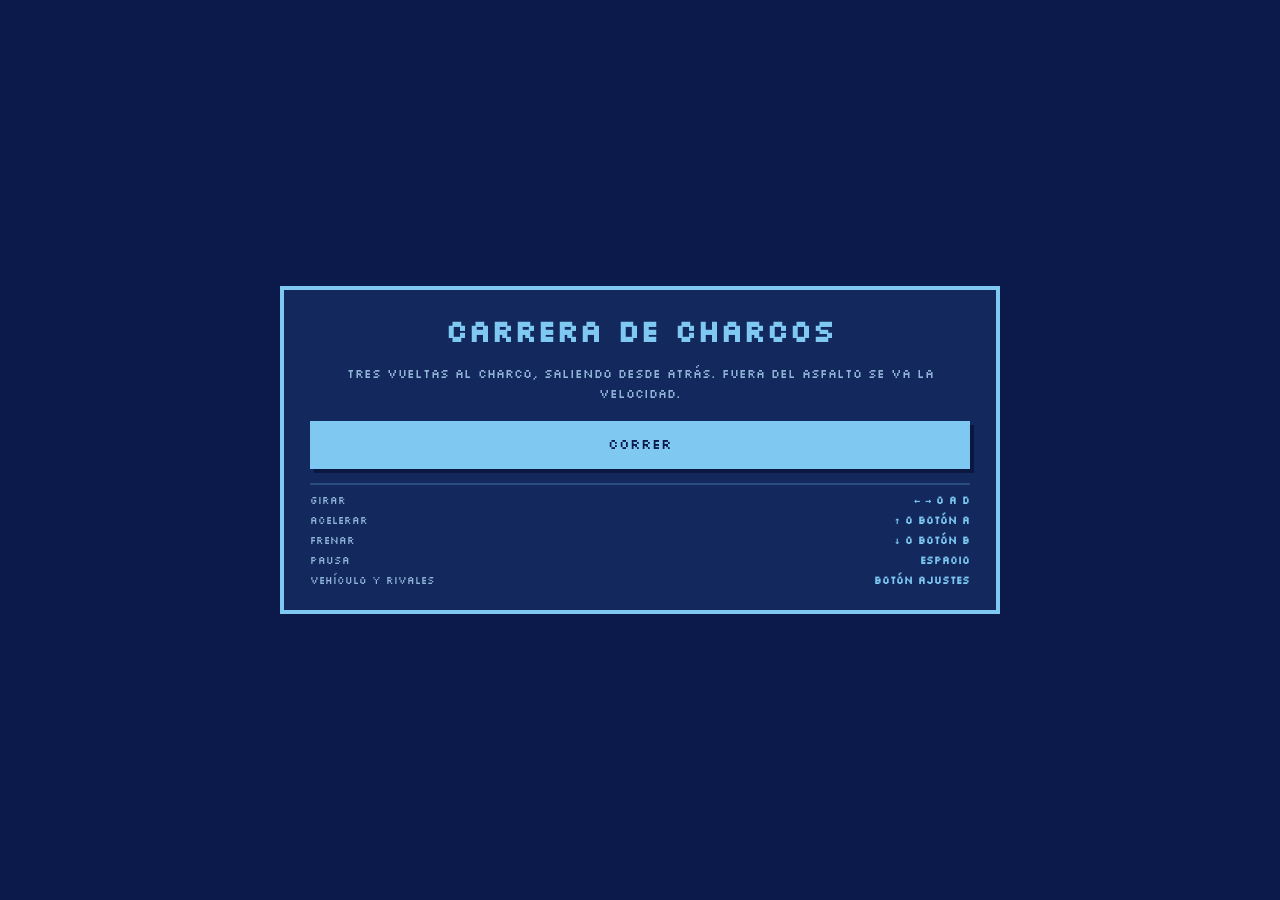
<file: games/carrera-charcos/index.html>
<!doctype html>
<html lang="es">
<head>
<meta charset="utf-8">
<meta name="viewport" content="width=device-width, initial-scale=1, viewport-fit=cover, user-scalable=no">
<title>Carrera de Charcos — Stumpffia</title>
<meta name="theme-color" content="#0B1A4A">
<meta name="color-scheme" content="dark">
<link rel="icon" href="/assets/img/icon-192.png" type="image/png">
<link rel="manifest" href="/manifest.webmanifest">
<link rel="stylesheet" href="/assets/css/pixel.css">
<link rel="stylesheet" href="/assets/css/consola.css">
<style>
  /* Dos pantallas, como la consolita de dos tapas: arriba la carrera, abajo
     el mapa. En el celular van una encima de otra; en el televisor, lado a
     lado, que es donde sobra el ancho. */
  .pantallas { flex:1; min-height:0; display:flex; flex-direction:column; gap:9px; }
  .pantallas .arriba { flex:3 1 0; }
  .pantallas .abajo  { flex:2 1 0; }
  .pantalla canvas { width:100%; height:100%; object-fit:contain; }
  @media (min-width: 820px) and (min-height: 540px) {
    .pantallas { flex-direction:row; }
    .pantallas .arriba { flex:1.55 1 0; }
    .pantallas .abajo  { flex:1 1 0; }
  }
  /* Pantallas muy bajitas: el mapa cede sitio antes que la carrera, pero sin
     pasarse, que por debajo de medio tamaño los cochecitos se deshacen. */
  @media (max-height: 620px) and (max-width: 819px) {
    .pantallas .abajo { flex:1.4 1 0; }
  }

  /* El 3, 2, 1 y los avisos de vuelta. Van sobre el tubo de arriba. */
  #aviso {
    position:absolute; inset:4px; z-index:4; display:none;
    align-items:center; justify-content:center; pointer-events:none;
    text-align:center; line-height:1.3;
    font-size:clamp(18px,6vh,40px); color:var(--claro);
    text-shadow:3px 3px 0 var(--marino), -3px -3px 0 var(--marino),
                3px -3px 0 var(--marino), -3px 3px 0 var(--marino);
  }
  #aviso.visible { display:flex; }

  /* las filas de abajo de la tarjeta: controles antes de correr, puestos al final */
  #capa-reglas {
    margin:0; padding:8px 0 0; border-top:2px solid var(--borde);
    display:grid; gap:5px; font-size:10px; text-align:left;
  }
  #capa-reglas.oculto { display:none; }
  #capa-reglas > div { display:flex; align-items:baseline; justify-content:space-between; gap:8px; }
  #capa-reglas > div > span { color:var(--apagado); }

  /* la tabla de puestos de la pantalla final */
  #capa-reglas.tabla > div { font-size:11px; }
  #capa-reglas.tabla > div.tuyo b, #capa-reglas.tabla > div.tuyo span { color:var(--claro); }

  /* Los ajustes mandan sobre los estilos generales de la tarjeta. La columna
     se fija a 1fr porque si no, la rejilla se encoge al ancho de las palabras
     y las opciones acaban en una tira angosta. */
  #capa-reglas > div.ajustes { display:grid; grid-template-columns:minmax(0,1fr); gap:12px; }
  .ajustes .ajuste { display:flex; align-items:center; justify-content:space-between; gap:10px; flex-wrap:wrap; }
  .ajustes .opciones { flex:1 1 auto; min-width:0; }
  .capa .tarjeta .ajustes .opciones button,
  .capa .tarjeta .ajustes .contador button {
    width:auto; background:var(--carcasa); color:var(--claro); min-height:0; margin:0;
    box-shadow:inset 0 0 0 2px var(--borde);
  }
  .capa .tarjeta .ajustes .opciones button[aria-pressed="true"] {
    background:var(--claro); color:var(--marino); box-shadow:inset 0 0 0 2px var(--claro);
  }
  .capa .tarjeta .ajustes .contador button { width:32px; height:32px; }
  @media (min-width: 720px) {
    .ajustes .ajuste { display:grid; grid-template-columns:150px minmax(0,1fr); align-items:center; }
    .ajustes .opciones { display:grid; grid-template-columns:repeat(auto-fit,minmax(104px,1fr)); gap:8px; }
    .capa .tarjeta .ajustes .opciones button { width:100%; padding:11px 6px; font-size:11px; }
    .ajustes .contador { justify-content:flex-start; }
  }
</style>
</head>
<body>

<div class="consola">
  <div class="lateral izq" aria-hidden="true"></div>
  <div class="centro">
    <div class="pantallas">
      <div class="pantalla arriba">
        <canvas id="carrera" width="256" height="192" aria-label="La carrera"></canvas>
        <div id="aviso"></div>
      </div>
      <div class="pantalla abajo">
        <canvas id="mapa" width="256" height="192" aria-label="El mapa de la pista"></canvas>
      </div>
    </div>

    <div class="datos" id="hud">
      <div class="ficha"><span>VUELTA</span><b id="dato-vuelta">1/3</b></div>
      <div class="ficha"><span>PUESTO</span><b id="dato-puesto">6/6</b></div>
      <div class="ficha"><span>TIEMPO</span><b id="dato-tiempo">0:00.0</b></div>
      <div class="ficha"><span>MEJOR</span><b id="dato-mejor">—</b></div>
      <div class="ficha"><span>VEL</span><b id="dato-vel">0</b></div>
    </div>

    <div class="botonera">
      <button id="btn-pausa">PAUSA</button>
      <button id="btn-ajustes">AJUSTES</button>
      <a href="/">SALIR</a>
    </div>
  </div>
  <div class="lateral der" aria-hidden="true">
    <div class="perilla"></div>
    <div class="perilla"></div>
    <div class="perilla"></div>
    <div class="encendido">&#9211;</div>
  </div>

  <div class="mando" id="mando">
    <div class="cruz">
      <button data-tecla="ArrowUp" style="--pos:1/2" aria-label="Acelerar">▲</button>
      <button data-tecla="ArrowLeft" style="--pos:2/1" aria-label="Izquierda">◀</button>
      <button data-tecla="ArrowRight" style="--pos:2/3" aria-label="Derecha">▶</button>
      <button data-tecla="ArrowDown" style="--pos:3/2" aria-label="Frenar">▼</button>
    </div>
    <div class="acciones">
      <button class="accion chico" data-tecla="KeyX" aria-label="Frenar"><span>B</span></button>
      <button class="accion" data-tecla="KeyZ" aria-label="Acelerar"><span>A</span></button>
    </div>
  </div>
</div>

<div class="capa" id="capa">
  <div class="tarjeta">
    <h1 id="capa-titulo">Carrera de Charcos</h1>
    <p id="capa-texto"></p>
    <button id="capa-boton">Correr</button>
    <div id="capa-reglas"></div>
  </div>
</div>

<script>
(function () {
"use strict";

/* ════════════════════════════════════════════════════════════════════
   CARRERA DE CHARCOS — Stumpffia
   Un solo archivo, sin librerías, sin peticiones de red.

   La pantalla de arriba no dibuja polígonos: pinta 120 líneas, una por una,
   como las consolas de 8 bits. Cada línea bajo el horizonte es más ancha que
   la de arriba y alterna franjas claras y oscuras; moverlas hacia abajo es lo
   que parece velocidad. Las curvas solo empujan el centro de la pista.
   Los vehículos no se escalan: vienen dibujados a mano en tres tamaños.

   La pantalla de abajo es el mismo trazado visto desde arriba, en tiles de
   16x16. Las dos salen de sprites/mapa.json, así que siempre coinciden.
   ════════════════════════════════════════════════════════════════════ */

/* SPRITES-INICIO */
// Generado por empacar.mjs desde sprites/*.json — no editar a mano.
const NOMBRES = ["veh_f1_grande_giro_izq","veh_f1_grande_recto","veh_f1_grande_giro_der","veh_f1_mediano_giro_izq","veh_f1_mediano_recto","veh_f1_mediano_giro_der","veh_f1_chico_recto","veh_coche_grande_giro_izq","veh_coche_grande_recto","veh_coche_grande_giro_der","veh_coche_mediano_giro_izq","veh_coche_mediano_recto","veh_coche_mediano_giro_der","veh_coche_chico_recto","veh_moto_grande_giro_izq","veh_moto_grande_recto","veh_moto_grande_giro_der","veh_moto_mediano_giro_izq","veh_moto_mediano_recto","veh_moto_mediano_giro_der","veh_moto_chico_recto","tex_pasto_a","tex_pasto_b","tex_asfalto","tex_borde_a","tex_borde_b","tex_linea","tex_meta","fondo_montanas","fondo_nube","deco_pino_grande","deco_pino_mediano","deco_pino_chico","deco_cartel_der_grande","deco_cartel_der_mediano","deco_cartel_der_chico","deco_cartel_izq_grande","deco_cartel_izq_mediano","deco_cartel_izq_chico","deco_llantas_grande","deco_llantas_mediano","deco_llantas_chico","tile_pasto","tile_pista_h","tile_pista_v","tile_curva_abajo_der","tile_curva_abajo_izq","tile_curva_arriba_der","tile_curva_arriba_izq","tile_meta","tile_arbol","ico_f1_arriba","ico_f1_derecha","ico_f1_abajo","ico_f1_izquierda","ico_coche_arriba","ico_coche_derecha","ico_coche_abajo","ico_coche_izquierda","ico_moto_arriba","ico_moto_derecha","ico_moto_abajo","ico_moto_izquierda"];
const MEDIDAS = [32,24,32,24,32,24,16,12,16,12,16,12,8,6,32,24,32,24,32,24,16,12,16,12,16,12,8,6,32,24,32,24,32,24,16,12,16,12,16,12,8,6,4,4,4,4,4,4,4,4,4,4,4,4,4,4,64,24,24,8,32,32,16,16,8,8,32,32,16,16,8,8,32,32,16,16,8,8,32,32,16,16,8,8,16,16,16,16,16,16,16,16,16,16,16,16,16,16,16,16,16,16,8,8,8,8,8,8,8,8,8,8,8,8,8,8,8,8,8,8,8,8,8,8,8,8];
const BITS = "AAAAAP////yAAAAE/////MADAAzAD8AMQB/gCAA/8AAAIBAAAD/wAHw//D7+f/5/gv//Qf7gB3+C7/dB/uw3f4Lv90H+4Ad/gv//Qf7//3+Cf/5B/jZsf3wf+D4AAAAAAAAAAH////5AAAACf////mABgAZgB+AGIA/wBAAf+AAAEAgAAB/4AHw//D7+f/5/gv//Qf7gB3+C7/dB/uw3f4Lv90H+4Ad/gv//Qf7//3+Cf/5B/jZsf3wf+D4AAAAAAAAAAD////8gAAABP////zAAwAMwA/ADEAf4AgAP/AAACAQAAA/8AHw//D7+f/5/gv//Qf7gB3+C7/dB/uw3f4Lv90H+4Ad/gv//Qf7//3+Cf/5B/jZsf3wf+D4AAAAAAAD//IAE//yHhOfnr/Xv96w17/emZeAHAAB//kACf/5Dwufnr/Xv96w17/emZeAHAAA//yABP/8h4efnr/Xv96w17/emZeAHAP88vb0AAAAAAAAAAAAAAAAAD//8ABAAAgAoAAUAJAAJAEIAEIBBACCA////wH////5AAAACf////n////7B//+D3f//u8HwD4P/9+////AP//////+AAAAB/////+H//4dgAAAGAAAAAAAAAAAAAAAAAf//gAIAAEAFAACgBIABIAhAAhAIIAQQH///+H////5AAAACf////n////7B//+D3f//u8HwD4P/9+////AP//////+AAAAB/////+H//4dgAAAGAAAAAAAAAAAAAAAAAD//8ABAAAgAoAAUAJAAJAEIAEIBBACCA////3////5AAAACf////n////7B//+D3f//u8HwD4P/9+////AP//////+AAAAB/////+H//4dgAAAGAAAAAD/wQAhISH/+//+P8fw////P80ACAAAAAB/4IAQkJH/+//+P8fw////P80ACAAAAAA/8EAISEn/+//+P8fw////P80ACADxa/5mBAAAAAAAAAAAAPwAAAH+AAAD/wAAAwMAAAH/gAAH/+AAD//wAB//+AA///wAN//7AGP/8YDD//DAB//4ADP/8wAZgBmAGf/5gDh/4cAAH4AAABaAAAAfgAAAFoAAAA8AAAAAAAAAAAAAAB+AAAA/wAAAf+AAAGBgAAB/4AAB//gAA//8AAf//gAP//8AG//9gDH/+MBh//hgA//8ABn/+YAZgBmAGf/5gDh/4cAAH4AAABaAAAAfgAAAFoAAAA8AAAAAAAAAAAAAAAPwAAAH+AAAD/wAAAwMAAAf+AAAf/4AAP//AAH//4AD///ADf/+wBj//GAw//wwAf/+AAz//MAZgBmAGf/5gDh/4cAAH4AAABaAAAAfgAAAFoAAAA8AADwAfgBCAH4A/8H/43+yf5hgYH/gDwAPAA8AH4AQgB+Af+D/8b/bP8xgYH/gDwAPAAPAB+AEIAfgP/B/+N/tn+RgYH/gDwAPAABg8fr0YgCClpQAA//8AAP//zDMAAAAAAAAAAAAAAAAAAAAAAAAAAAAAgAAAAAAAAAHAAAAgAAAAA+AAAHAAAAAHcAAA+AAAAA64AAHcAAAAHdwAA64AAAA77gAHdwAHAHf3AA77gA+A//+AHf3AH8H//8A//+A44f//wH//8Pd7///g///577////D////f3///+f////////////////////////////////////////////////////////////////////////////////////8A+AAH/gAf/7x///7///9///4f5/gAAAAAAYAAAAGAAAADwAAAB+AAAAfgAAAP8AAAH/gAABvoAAA//AAAD/AAAB/4AAAf+AAAP/wAAH/+AAD//wABb/aAA///wAA//AAAf/4AAP//AAH//4AD///AD///8B////g7bbbcf////gADwAAAAsAAAALAAAACwAAAAsAAAAPAAAGAAYADwAPAB+ADwAfgD9Af+A/wH/gttH/+AYABgAGAGBg8GDw8fhgAAAAAf////kAAAAJcOHByThw4OkcOHB5Dhw4OQcOHBkOHDg5HDhweThw4Olw4cHJAAAACf////gMAAGADAABgAwAAYAMAAGADAABgAwAAYAMAAGADAABgAwAAYAMAAGADAABgAwAAYAMAAGADAABgAwAAYAMAAGAHgADwAAAAAAAA//+AAbMxmZmMzZmZszGAAf//EAgQCBAIEAgQCDgcAP+r1av/QkIAAAAAf////kAAAAJODhw6XBw4cng4cOJwcOHCYOHDgnBw4cJ4OHDiXBw4ck4OHDpAAAACf////gYAAMAGAADABgAAwAYAAMAGAADABgAAwAYAAMAGAADABgAAwAYAAMAGAADABgAAwAYAAMAGAADABgAAwAYAAMAPAAHgAAAAAAAA//+AAYzNmZmzMZmZjM2AAf//EAgQCBAIEAgQCDgcAP/Vq9X/QkIAAAAAAAAAAAAAAAAAAAAAAAAAAAAAAAAAAAAAAAAAAAAAAAAAAAAAD///8B////gYAAAYH///+BVVqqgf///4D///8A////Af///4GAAAGB////gVVaqoH///+A////AP///wH///+BgAABgf///4FVWqqB////gP///wAAAAAAAAAAAAAAAAAAA//EACf/4//EACf/4//EACf/4//AAAAAB+gX6BfgD////////f3/////////39////////39/////////9/f///////wAAAAAAAAAAAAAAAAAAAAAAAAAA////////4AfgB+AH4AfgB+AH4AfgB+AH4AfgB+AH4AfgB+AH4Af/////////8P/A/wD+APwA+AD4APAA8ADgAOAD4AfgB////////w//A/8A/wB/AD8AHwAfAA8ADwAHwAfgB+AH4AfgB+AD4ADwAPAA+AD4APwA/gD/AP/A//D////////gB+AHwAcABwAPAA8AHwAfAD8AfwD/A/8P/////////////////wTABMADIAMgBMAEwAMgAyAEwATA////////+B/jx8/T33ud+bftn72+/bv1j9nfe83z48f4H/////8YGNs8JP/bfmTkuO/vuORkftv/JDzbGBgmJx339x0nJjx+Qn5+Qn48AH7b29vbfgA8fkJ+fkJ+PAB+29vb234AGH4YPDwYGBgAAhr//xoCABgYGDw8GH4YAEBY//9YQAA=";
/* SPRITES-FIN */

/* PISTA-INICIO */
// Generado por empacar.mjs desde sprites/mapa.json — no editar a mano.
const LEYENDA = {".":"pasto","H":"pista_h","V":"pista_v","A":"curva_abajo_der","B":"curva_abajo_izq","C":"curva_arriba_der","D":"curva_arriba_izq","M":"meta","T":"arbol"};
const DIBUJO_MAPA = ["T..T....T...T..T",".AMHHHHB....T...",".V.T...V..T.....",".V.....CHHHB..T.",".V..T......V....",".V.........V..T.",".V...AHHB..V....",".V...V.TV..V..T.",".CHHHD..V..V....","T....T..CHHD..T.","..T.......T.....","T...T..T...T..T."];
const RUTA = "2,1,E;3,1,E;4,1,E;5,1,E;6,1,E;7,1,S;7,2,S;7,3,E;8,3,E;9,3,E;10,3,E;11,3,S;11,4,S;11,5,S;11,6,S;11,7,S;11,8,S;11,9,O;10,9,O;9,9,O;8,9,N;8,8,N;8,7,N;8,6,O;7,6,O;6,6,O;5,6,S;5,7,S;5,8,O;4,8,O;3,8,O;2,8,O;1,8,N;1,7,N;1,6,N;1,5,N;1,4,N;1,3,N;1,2,N;1,1,E";
/* PISTA-FIN */

/* ───────────────── Medidas de la pantalla ───────────────── */

const ANCHO = 256, ALTO = 192;
const HORIZONTE = 72;          // primera fila de suelo
const LINEAS = 120;            // filas de suelo pseudo-3D
const MEDIO = 105;             // media calzada en píxeles, abajo del todo

/* ───────────────── Medidas de la pista ─────────────────
   Todo se mide en "unidades de profundidad": la fila de abajo de la pantalla
   está a 1 unidad de la cámara y el horizonte, a 120. */

const Z_TILE = 6;              // lo que mide un tile del mapa
const FRANJAS = 1.5;           // franjas de asfalto por unidad
const VEL_MAX = 10;            // unidades por segundo a todo gas
const GIRO = 1.9;              // media-calzadas por segundo girando a tope
const CENTRIFUGA = 0.95;       // cuánto te saca la curva
const CURVA_FUERZA = 1.15;     // cuánto se dobla la pista en pantalla
const FUERA = 0.46;            // qué te queda de velocidad en el pasto
const LIMITE = 2.3;            // hasta dónde puedes salirte

const VEHICULOS = [
  { id:"f1",    nombre:"Fórmula 1", vel:1.00, acel:1.00, agarre:0.95,
    pinta:"Rápido de recta, pero resbala en curva." },
  { id:"coche", nombre:"Coche",     vel:0.93, acel:0.88, agarre:1.20,
    pinta:"Pesado y obediente. Perdona los errores." },
  { id:"moto",  nombre:"Moto",      vel:0.97, acel:1.25, agarre:0.82,
    pinta:"Sale disparada; mantenerla derecha ya es cosa tuya." }
];
const DIFICULTADES = [
  { nombre:"Suave",  pericia:[0.78, 0.86], goma:0.10 },
  { nombre:"Normal", pericia:[0.86, 0.94], goma:0.06 },
  { nombre:"Dura",   pericia:[0.93, 1.00], goma:0.03 }
];
const RIVALES = ["CROA", "SAPO", "BRINCO", "LIRIO", "CHARCO", "RENA", "JUNCO"];

/* ───────────────── Los dibujos ─────────────────
   Los bits empacados se vuelven píxeles de verdad. El 0 pegado al borde del
   dibujo es transparente; el 0 encerrado por unos se pinta azul marino, que
   es lo que hace las ventanas y los ojos. */

function tono(hex) {
  const n = parseInt(hex.slice(1), 16);
  /* los lienzos guardan los colores al revés: alfa, azul, verde, rojo */
  return (0xFF000000 | ((n & 255) << 16) | (((n >> 8) & 255) << 8) | (n >> 16)) >>> 0;
}
const MARINO = tono("#0B1A4A"), CLARO = tono("#7EC8F2");

const SPR = {};
(function desempacar() {
  const bin = atob(BITS);
  const bytes = new Uint8Array(bin.length);
  for (let i = 0; i < bin.length; i++) bytes[i] = bin.charCodeAt(i);

  let desde = 0;
  NOMBRES.forEach(function (nombre, n) {
    const w = MEDIDAS[n * 2], h = MEDIDAS[n * 2 + 1], total = w * h;
    const encendido = new Uint8Array(total);
    for (let i = 0; i < total; i++) {
      encendido[i] = (bytes[desde + (i >> 3)] >> (7 - (i & 7))) & 1;
    }
    desde += Math.ceil(total / 8);

    /* el vacío de afuera, a brochazos desde el borde */
    const fuera = new Uint8Array(total), pila = [];
    for (let x = 0; x < w; x++) { pila.push(x, (h - 1) * w + x); }
    for (let y = 0; y < h; y++) { pila.push(y * w, y * w + w - 1); }
    while (pila.length) {
      const i = pila.pop();
      if (fuera[i] || encendido[i]) continue;
      fuera[i] = 1;
      const x = i % w, y = (i / w) | 0;
      if (x > 0) pila.push(i - 1);
      if (x < w - 1) pila.push(i + 1);
      if (y > 0) pila.push(i - w);
      if (y < h - 1) pila.push(i + w);
    }

    const px = new Uint32Array(total);
    for (let i = 0; i < total; i++) px[i] = encendido[i] ? CLARO : (fuera[i] ? 0 : MARINO);
    SPR[nombre] = { w: w, h: h, px: px };
  });
})();

/* Las texturas del suelo son de 4x4 y no se estiran: se repiten. */
const TEX = {};
for (const nombre of ["pasto_a", "pasto_b", "asfalto", "borde_a", "borde_b", "linea", "meta"]) {
  const s = SPR["tex_" + nombre], t = new Uint32Array(16);
  for (let i = 0; i < 16; i++) t[i] = s.px[i] || MARINO;
  TEX[nombre] = t;
}

/* ───────────────── El trazado ─────────────────
   La ruta son los tiles del mapa en orden. De ahí salen las dos pantallas:
   el giro de cada tile dobla la pista de arriba, y su casilla pone el
   cochecito en el mapa de abajo. */

const RELOJ = ["N", "E", "S", "O"];
const PASOS = RUTA.split(";").map(function (t) {
  const p = t.split(",");
  return { x: +p[0], y: +p[1], dir: p[2], giro: 0 };
});
PASOS.forEach(function (p, i) {
  const antes = PASOS[(i - 1 + PASOS.length) % PASOS.length].dir;
  let g = RELOJ.indexOf(p.dir) - RELOJ.indexOf(antes);
  if (g === 3) g = -1; else if (g === -3) g = 1;
  p.giro = g;
});

const TILES = PASOS.length;
const LARGO = TILES * Z_TILE;          // lo que mide una vuelta

function envolver(z) { return ((z % LARGO) + LARGO) % LARGO; }

/* Cuánto dobla la pista en un punto. El giro de un tile se reparte con el
   siguiente para que la curva entre y salga suave en vez de dar un tirón. */
function curvaEn(z) {
  const paso = envolver(z) / Z_TILE;
  const i = Math.floor(paso), f = paso - i;
  const a = PASOS[i % TILES].giro, b = PASOS[(i + 1) % TILES].giro;
  return (a + (b - a) * f) * CURVA_FUERZA;
}

/* Pinos, carteles y pilas de llantas, siempre en el mismo sitio. */
const ADORNOS = [];
PASOS.forEach(function (p, i) {
  const z = i * Z_TILE + Z_TILE * 0.5;
  if (p.giro) {
    /* el cartel va por fuera de la curva, apuntando hacia donde dobla */
    ADORNOS.push({ z: z - Z_TILE * 0.35, lado: -1.5 * p.giro,
                   nombre: p.giro > 0 ? "cartel_der" : "cartel_izq" });
    ADORNOS.push({ z: z + Z_TILE * 0.2, lado: 1.3 * p.giro, nombre: "llantas" });
  } else if (i % 2 === 0) {
    ADORNOS.push({ z: z, lado: (i % 4 === 0 ? -1.55 : 1.55), nombre: "pino" });
  }
});

/* ───────────────── Ajustes ───────────────── */

const ajustes = { vehiculo: 0, vueltas: 3, rivales: 5, dificultad: 1, auto: false };

function leerAjustes() {
  try {
    const g = JSON.parse(localStorage.getItem("stumpffia:carrera-charcos:ajustes") || "{}");
    for (const k in ajustes) if (typeof g[k] === typeof ajustes[k]) ajustes[k] = g[k];
  } catch (e) {}
  ajustes.vehiculo = Math.min(VEHICULOS.length - 1, Math.max(0, ajustes.vehiculo | 0));
  ajustes.dificultad = Math.min(DIFICULTADES.length - 1, Math.max(0, ajustes.dificultad | 0));
  ajustes.vueltas = Math.min(9, Math.max(1, ajustes.vueltas | 0));
  ajustes.rivales = Math.min(RIVALES.length, Math.max(0, ajustes.rivales | 0));
}
function guardarAjustes() {
  try { localStorage.setItem("stumpffia:carrera-charcos:ajustes", JSON.stringify(ajustes)); } catch (e) {}
}
function leerRecord() {
  try { return parseFloat(localStorage.getItem("stumpffia:carrera-charcos")) || 0; }
  catch (e) { return 0; }
}
function guardarRecord(v) {
  try { localStorage.setItem("stumpffia:carrera-charcos", String(v)); } catch (e) {}
}

/* ───────────────── La carrera ───────────────── */

const juego = {
  estado: "menu",        // menu · ajustes · cuenta · jugando · pausa · fin
  karts: [],
  jugador: null,
  tiempo: 0,
  cuenta: 0,
  record: 0,
  curvaVista: 0,         // la curva que se ve, que va detrás de la de verdad
  rumbo: 0,              // hacia dónde mira el coche, para mover el fondo
  aviso: 0               // lo que queda del cartel de en medio
};

function crearKart(fila, cpu, vehiculo, nombre) {
  const v = VEHICULOS[vehiculo];
  return {
    cpu: cpu, nombre: nombre, vehiculo: v,
    /* la parrilla: uno detrás de otro, en zigzag, antes de la meta */
    z: envolver(LARGO - 1.6 - fila * 2.1),
    x: fila % 2 ? -0.45 : 0.45,
    vel: 0, giro: 0, vuelta: 0,
    pericia: 1, carril: 0,
    puesto: fila + 1,
    vueltaDesde: 0, mejor: 0, acabado: 0
  };
}

function empezar() {
  const dif = DIFICULTADES[ajustes.dificultad];
  juego.karts = [];
  juego.tiempo = 0;
  juego.cuenta = 3.2;
  juego.curvaVista = 0;
  juego.rumbo = 0;
  juego.record = leerRecord();

  const total = ajustes.rivales + 1;
  for (let i = 0; i < ajustes.rivales; i++) {
    const k = crearKart(i, true, (i + ajustes.vehiculo + 1) % VEHICULOS.length, RIVALES[i]);
    /* cada rival corre lo suyo y tiene su carril preferido */
    k.pericia = dif.pericia[0] + (dif.pericia[1] - dif.pericia[0]) * (i / Math.max(1, ajustes.rivales - 1));
    k.carril = -0.5 + (i % 3) * 0.5;
    juego.karts.push(k);
  }
  /* tú sales del último cajón: hay sitio para adelantar */
  const yo = crearKart(ajustes.rivales, false, ajustes.vehiculo, "TÚ");
  juego.karts.push(yo);
  juego.jugador = yo;
  juego.karts.forEach(function (k, i) { k.puesto = i + 1; });

  juego.estado = "cuenta";
  capa.classList.remove("visible");
  avisar("3", 0);
}

/* ───────────────── Físicas ───────────────── */

const teclas = Object.create(null);

function velTope(k) {
  let v = VEL_MAX * k.vehiculo.vel;
  if (k.cpu) v *= k.pericia;
  if (Math.abs(k.x) > 1) v *= FUERA;     // el pasto frena
  return v;
}

function mover(k, dt, gas, freno) {
  const tope = velTope(k);
  const acel = VEL_MAX * k.vehiculo.acel / 3.2;

  if (freno) k.vel -= VEL_MAX * 1.1 * dt;
  else if (gas) k.vel += acel * dt * (k.vel < tope ? 1 : -0.6);
  else k.vel -= VEL_MAX * 0.28 * dt;
  if (k.vel > tope) k.vel = Math.max(tope, k.vel - VEL_MAX * 0.9 * dt);
  if (k.vel < 0) k.vel = 0;

  /* girar cuesta lo mismo rápido que despacio, pero parado no se gira */
  const parte = k.vel / VEL_MAX;
  const paso = dt * GIRO * Math.min(1, parte * 2.4);
  k.x += paso * k.giro * k.vehiculo.agarre;
  /* y la curva te empuja hacia afuera */
  k.x -= dt * GIRO * parte * parte * curvaEn(k.z) * CENTRIFUGA / k.vehiculo.agarre;
  if (k.x > LIMITE) k.x = LIMITE;
  if (k.x < -LIMITE) k.x = -LIMITE;

  k.z += k.vel * dt;
  if (k.z >= LARGO) {
    k.z -= LARGO;
    k.vuelta++;
    const vuelta = juego.tiempo - k.vueltaDesde;
    k.vueltaDesde = juego.tiempo;
    if (k.vuelta > 1 && (!k.mejor || vuelta < k.mejor)) k.mejor = vuelta;
    if (!k.cpu) vueltaDada(k, vuelta);
  }
}

function vueltaDada(k, vuelta) {
  if (k.vuelta > 1 && vuelta > 0 && (!juego.record || vuelta < juego.record)) {
    juego.record = vuelta;
    guardarRecord(vuelta);
  }
  if (k.vuelta > ajustes.vueltas) return;        // el aviso de meta lo pone acabar()
  if (k.vuelta === ajustes.vueltas) avisar("¡ÚLTIMA VUELTA!", 1.6);
  else avisar("VUELTA " + k.vuelta, 1.2);
}

/* Lo que piensa un rival: por dónde entra a la curva, a quién esquiva y
   cuánto corre. No hacen trampas; solo se les da mejor o peor. */
function pensar(k, dt) {
  const curva = curvaEn(k.z + Z_TILE * 0.9);
  let objetivo = k.carril + curva * 0.32;        // se arriman por dentro

  for (const otro of juego.karts) {
    if (otro === k) continue;
    const delante = envolver(otro.z - k.z);
    if (delante > 0.1 && delante < 2.4 && Math.abs(otro.x - k.x) < 0.55) {
      objetivo = otro.x + (otro.x > 0 ? -0.75 : 0.75);
    }
  }
  if (objetivo > 0.92) objetivo = 0.92;
  if (objetivo < -0.92) objetivo = -0.92;

  k.giro = Math.max(-1, Math.min(1, (objetivo - k.x) * 2.6));

  /* frenan para la curva y, si se quedaron muy atrás, aprietan un poco */
  let ganas = 1 - Math.min(0.34, Math.abs(curva) * 0.22);
  const goma = DIFICULTADES[ajustes.dificultad].goma;
  const resta = (progreso(juego.jugador) - progreso(k)) / LARGO;
  ganas += Math.max(-goma, Math.min(goma, resta * goma * 3));

  const quiere = velTope(k) * ganas;
  mover(k, dt, k.vel < quiere, k.vel > quiere * 1.12);
}

function progreso(k) { return k.vuelta * LARGO + k.z; }

/* Chocarse: ni se adelanta atravesando al de delante ni se empuja de balde. */
function empujones() {
  for (let i = 0; i < juego.karts.length; i++) {
    for (let j = i + 1; j < juego.karts.length; j++) {
      const a = juego.karts[i], b = juego.karts[j];
      let dz = a.z - b.z;
      if (dz > LARGO / 2) dz -= LARGO; else if (dz < -LARGO / 2) dz += LARGO;
      const dx = a.x - b.x;
      if (Math.abs(dz) > 0.9 || Math.abs(dx) > 0.52) continue;
      const lado = dx === 0 ? (i % 2 ? 0.1 : -0.1) : (dx > 0 ? 1 : -1);
      const sitio = (0.52 - Math.abs(dx)) / 2;
      a.x += lado * sitio; b.x -= lado * sitio;
      /* el de atrás se lleva el frenazo */
      const atras = dz < 0 ? a : b, delante = dz < 0 ? b : a;
      atras.vel *= 0.86;
      delante.vel *= 0.97;
    }
  }
}

function acabar() {
  juego.estado = "fin";
  const yo = juego.jugador;
  const puesto = yo.puesto;
  avisar("", 0);
  window.__verReglas = true;

  const filas = juego.karts.slice().sort(function (a, b) { return a.puesto - b.puesto; })
    .map(function (k) {
      return [k.puesto + "º  " + k.nombre, k.mejor ? reloj(k.mejor) : "—", !k.cpu];
    });

  mostrarCapa(
    puesto === 1 ? "¡Primero!" : puesto + "º puesto",
    puesto === 1 ? "La charca entera te vio pasar." :
      "Tu mejor vuelta: " + (yo.mejor ? reloj(yo.mejor) : "—") + ". Otra vez, que ya casi.",
    "Correr otra vez", filas, true);
}

function actualizar(dt) {
  if (juego.estado === "cuenta") {
    juego.cuenta -= dt;
    const n = Math.ceil(juego.cuenta);
    avisar(juego.cuenta <= 0 ? "¡YA!" : String(n), juego.cuenta <= 0 ? 0.8 : 0);
    if (juego.cuenta <= 0) {
      juego.estado = "jugando";
      juego.karts.forEach(function (k) { k.vueltaDesde = 0; });
    }
    return;
  }
  if (juego.estado !== "jugando") return;

  juego.tiempo += dt;
  if (juego.aviso > 0) {
    juego.aviso -= dt;
    if (juego.aviso <= 0) avisar("", 0);
  }

  const yo = juego.jugador;
  yo.giro = (teclas.ArrowLeft || teclas.KeyA ? -1 : 0) + (teclas.ArrowRight || teclas.KeyD ? 1 : 0);
  const freno = !!(teclas.ArrowDown || teclas.KeyS || teclas.KeyX);
  const gas = ajustes.auto ? !freno : !!(teclas.ArrowUp || teclas.KeyW || teclas.KeyZ);
  mover(yo, dt, gas, freno);

  for (const k of juego.karts) if (k.cpu) pensar(k, dt);
  empujones();

  /* los puestos, por lo que lleva corrido cada uno */
  const orden = juego.karts.slice().sort(function (a, b) { return progreso(b) - progreso(a); });
  orden.forEach(function (k, i) { k.puesto = i + 1; });

  /* la pista que se ve dobla un poco después que la de verdad: así la curva
     se insinúa antes de llegar, como en las consolas viejas */
  const quiere = curvaEn(yo.z + Z_TILE * 0.45);
  juego.curvaVista += (quiere - juego.curvaVista) * Math.min(1, dt * 5);
  juego.rumbo += curvaEn(yo.z) * yo.vel * dt * 0.26;

  for (const k of juego.karts) {
    if (!k.acabado && k.vuelta > ajustes.vueltas) k.acabado = juego.tiempo;
  }
  if (yo.vuelta > ajustes.vueltas) acabar();
}

/* ───────────────── Pintar: la carrera ───────────────── */

const lienzoA = document.getElementById("carrera");
const ctxA = lienzoA.getContext("2d", { alpha: false });
const imgA = ctxA.createImageData(ANCHO, ALTO);
const bufA = new Uint32Array(imgA.data.buffer);

const lienzoB = document.getElementById("mapa");
const ctxB = lienzoB.getContext("2d", { alpha: false });
const imgB = ctxB.createImageData(ANCHO, ALTO);
const bufB = new Uint32Array(imgB.data.buffer);

const centro = new Float32Array(LINEAS);   // dónde queda el centro de la pista en cada fila

function estampar(buf, nombre, ox, oy, opaco, invertido) {
  const s = SPR[nombre];
  if (!s) return;
  oy = Math.round(oy); ox = Math.round(ox);
  for (let y = 0; y < s.h; y++) {
    const py = oy + y;
    if (py < 0 || py >= ALTO) continue;
    const fila = py * ANCHO, sfila = y * s.w;
    for (let x = 0; x < s.w; x++) {
      const px = ox + x;
      if (px < 0 || px >= ANCHO) continue;
      let c = s.px[sfila + x];
      if (!c) { if (!opaco) continue; c = MARINO; }
      else if (invertido) c = c === CLARO ? MARINO : CLARO;
      buf[fila + px] = c;
    }
  }
}

function franja(fila, yt, desde, hasta, tex) {
  if (desde < 0) desde = 0;
  if (hasta > ANCHO) hasta = ANCHO;
  for (let x = desde; x < hasta; x++) bufA[fila + x] = tex[yt + (x & 3)];
}

/* el píxel x entra en la franja si su centro cae dentro */
function borde(v) { return Math.ceil(v - 0.5); }

function pintarCarrera() {
  const yo = juego.jugador;
  bufA.fill(MARINO);                          // el cielo

  /* El fondo se corre según hacia dónde mires: una curva entera lo mueve una
     montaña completa, y las nubes van más lentas porque están más lejos. */
  const giroPant = juego.rumbo * 42;
  for (const n of [[30, 14], [170, 26]]) {
    let x = (n[0] - giroPant * 0.35) % (ANCHO + 24);
    if (x < -24) x += ANCHO + 24;
    estampar(bufA, "fondo_nube", x, n[1], false, false);
  }
  let desp = Math.round(-giroPant) % 64;
  if (desp > 0) desp -= 64;
  for (let tx = desp; tx < ANCHO + 64; tx += 64) {
    estampar(bufA, "fondo_montanas", tx, HORIZONTE - 24, true, false);
  }

  /* El suelo, línea por línea. */
  const xPix = yo.x * MEDIO + (Math.abs(yo.x) > 1 ? (Math.random() - 0.5) * yo.vel * 0.6 : 0);
  const fase = yo.z;
  for (let i = 1; i <= LINEAS; i++) {
    const y = HORIZONTE + i - 1, s = i / LINEAS, z = 1 / s;
    const cx = ANCHO / 2 + juego.curvaVista * 90 * (1 - s) * (1 - s) - xPix * s;
    centro[i - 1] = cx;

    const medio = MEDIO * s;
    const ancho = Math.max(1, medio * 0.13), linea = Math.max(1, medio * 0.04);
    const par = Math.floor((z + fase * FRANJAS)) % 2 === 0;

    /* la meta: la franja de asfalto del primer tile se pinta a cuadros */
    const enMeta = envolver(yo.z + z) < 1.3;

    const pasto = par ? TEX.pasto_a : TEX.pasto_b;
    const bordillo = par ? TEX.borde_a : TEX.borde_b;
    const asfalto = enMeta ? TEX.meta : TEX.asfalto;
    const raya = par ? TEX.linea : asfalto;

    const fila = y * ANCHO, yt = (y & 3) * 4;
    const x0 = borde(cx - medio - ancho), x1 = borde(cx - medio);
    const x2 = borde(cx - linea), x3 = borde(cx + linea);
    const x4 = borde(cx + medio), x5 = borde(cx + medio + ancho);
    franja(fila, yt, 0, x0, pasto);
    franja(fila, yt, x0, x1, bordillo);
    franja(fila, yt, x1, x2, asfalto);
    franja(fila, yt, x2, x3, raya);
    franja(fila, yt, x3, x4, asfalto);
    franja(fila, yt, x4, x5, bordillo);
    franja(fila, yt, x5, ANCHO, pasto);
  }

  /* Lo que hay sobre la pista, de lo más lejos a lo más cerca. */
  const cosas = [];
  for (const a of ADORNOS) {
    const zr = envolver(a.z - yo.z);
    if (zr >= 1 && zr < 34) cosas.push({ zr: zr, lado: a.lado, deco: a.nombre });
  }
  for (const k of juego.karts) {
    if (k === yo) continue;
    const zr = envolver(k.z - yo.z);
    if (zr >= 1 && zr < 34) cosas.push({ zr: zr, lado: k.x, kart: k });
  }
  cosas.sort(function (a, b) { return b.zr - a.zr; });

  for (const c of cosas) {
    const s = 1 / c.zr;
    const i = Math.round(s * LINEAS);
    if (i < 2 || i > LINEAS) continue;
    const tam = s >= 0.55 ? "grande" : s >= 0.22 ? "mediano" : s >= 0.03 ? "chico" : null;
    if (!tam) continue;
    const y = HORIZONTE + i - 1;
    const x = centro[i - 1] + c.lado * MEDIO * s;
    const nombre = c.deco ? "deco_" + c.deco + "_" + tam
                          : "veh_" + c.kart.vehiculo.id + "_" + tam + "_" + (tam === "chico" ? "recto" : vuelco(c.kart.giro));
    const s2 = SPR[nombre];
    if (!s2) continue;
    estampar(bufA, nombre, x - s2.w / 2, y - s2.h + 1, false, false);
  }

  /* y tú, siempre en medio: lo que se mueve es la pista */
  const mio = "veh_" + yo.vehiculo.id + "_grande_" + vuelco(yo.giro);
  estampar(bufA, mio, ANCHO / 2 - 16, ALTO - 26, false, false);

  ctxA.putImageData(imgA, 0, 0);
}

function vuelco(giro) {
  return giro < -0.3 ? "giro_izq" : giro > 0.3 ? "giro_der" : "recto";
}

/* ───────────────── Pintar: el mapa ───────────────── */

const DIRS = { E: "derecha", S: "abajo", O: "izquierda", N: "arriba" };
/* hacia dónde queda la derecha del vehículo, para separarlos en el mapa */
const COSTADO = { E: [0, 1], S: [-1, 0], O: [0, -1], N: [1, 0] };

/* El mapa no cambia nunca: se pinta una vez y luego solo se le ponen encima
   los cochecitos. */
const fondoMapa = new Uint32Array(ANCHO * ALTO);
(function pintarFondoMapa() {
  DIBUJO_MAPA.forEach(function (fila, y) {
    for (let x = 0; x < fila.length; x++) {
      estampar(fondoMapa, "tile_" + (LEYENDA[fila[x]] || "pasto"), x * 16, y * 16, true, false);
    }
  });
})();

function pintarMapa() {
  bufB.set(fondoMapa);
  const yo = juego.jugador;
  for (const k of juego.karts) if (k !== yo) icono(k, false);
  if (yo) icono(yo, true);
  ctxB.putImageData(imgB, 0, 0);
}

function icono(k, tuyo) {
  const paso = k.z / Z_TILE;
  const i = Math.floor(paso) % TILES, f = paso - Math.floor(paso);
  const a = PASOS[i], b = PASOS[(i + 1) % TILES];
  const lado = COSTADO[a.dir];
  const x = (a.x * 16 + 8) + ((b.x - a.x) * 16) * f + lado[0] * k.x * 3;
  const y = (a.y * 16 + 8) + ((b.y - a.y) * 16) * f + lado[1] * k.x * 3;
  const nombre = "ico_" + k.vehiculo.id + "_" + DIRS[a.dir];

  if (tuyo) {
    /* el tuyo va al revés —claro por fuera, oscuro por dentro— para
       encontrarlo de un vistazo aunque lleves el mismo coche que otro */
    const ox = Math.round(x - 6), oy = Math.round(y - 6);
    for (let dy = 0; dy < 12; dy++) {
      const py = oy + dy;
      if (py < 0 || py >= ALTO) continue;
      for (let dx = 0; dx < 12; dx++) {
        const px = ox + dx;
        if (px >= 0 && px < ANCHO) bufB[py * ANCHO + px] = CLARO;
      }
    }
  }
  estampar(bufB, nombre, x - 4, y - 4, false, tuyo);
}

/* ───────────────── La tira de datos ───────────────── */

const datos = {
  vuelta: document.getElementById("dato-vuelta"),
  puesto: document.getElementById("dato-puesto"),
  tiempo: document.getElementById("dato-tiempo"),
  mejor: document.getElementById("dato-mejor"),
  vel: document.getElementById("dato-vel")
};
const ultimo = {};
function poner(cual, texto) {
  if (ultimo[cual] === texto) return;
  ultimo[cual] = texto;
  datos[cual].textContent = texto;
}
function reloj(s) {
  const m = Math.floor(s / 60), r = s - m * 60;
  return m + ":" + (r < 10 ? "0" : "") + r.toFixed(1);
}

function pintarDatos() {
  const yo = juego.jugador;
  if (!yo) return;
  poner("vuelta", Math.min(ajustes.vueltas, Math.max(1, yo.vuelta)) + "/" + ajustes.vueltas);
  poner("puesto", yo.puesto + "/" + juego.karts.length);
  poner("tiempo", reloj(juego.tiempo));
  poner("mejor", juego.record ? reloj(juego.record) : "—");
  poner("vel", String(Math.round(yo.vel * 24)));
  document.getElementById("hud").children[1].classList.toggle("urgente", yo.puesto === 1);
}

/* ───────────────── Pantallas ───────────────── */

const capa = document.getElementById("capa");
const capaTitulo = document.getElementById("capa-titulo");
const capaTexto = document.getElementById("capa-texto");
const capaBoton = document.getElementById("capa-boton");
const capaReglas = document.getElementById("capa-reglas");
const aviso = document.getElementById("aviso");

function avisar(texto, segundos) {
  if (aviso.textContent !== texto) {        /* la cuenta atrás pasa por aquí 60 veces por segundo */
    aviso.textContent = texto;
    aviso.classList.toggle("visible", !!texto);
  }
  juego.aviso = segundos || 0;
}

function mostrarCapa(titulo, texto, boton, filas, tabla) {
  /* La capa vive fuera de la carcasa, porque el recorte de las esquinas
     recortaba también lo que tuviera dentro. Para la pausa se encaja a mano
     encima del tubo de arriba. */
  const dentro = !!window.__enPantalla;
  window.__enPantalla = false;
  capa.classList.toggle("dentro", dentro);
  if (dentro) {
    const p = document.querySelector(".pantalla").getBoundingClientRect();
    capa.style.left = p.left + 4 + "px"; capa.style.top = p.top + 4 + "px";
    capa.style.width = p.width - 8 + "px"; capa.style.height = p.height - 8 + "px";
  } else {
    capa.style.left = capa.style.top = capa.style.width = capa.style.height = "";
  }
  capaReglas.classList.toggle("oculto", !window.__verReglas);
  capaReglas.classList.toggle("tabla", !!tabla);
  window.__verReglas = false;

  capaTitulo.textContent = titulo;
  capaTexto.textContent = texto;
  capaBoton.textContent = boton;
  capaReglas.innerHTML = "";
  for (const fila of filas || []) {
    const d = document.createElement("div");
    if (fila[2]) d.className = "tuyo";
    const s = document.createElement("span"); s.textContent = fila[0];
    const b = document.createElement("b"); b.textContent = fila[1];
    d.appendChild(s); d.appendChild(b);
    capaReglas.appendChild(d);
  }
  capa.classList.add("visible");
}

/* ───────────────── Ajustes ───────────────── */

function fila(etiqueta, control) {
  const f = document.createElement("div");
  f.className = "ajuste";
  const e = document.createElement("span"); e.textContent = etiqueta;
  f.appendChild(e); f.appendChild(control);
  return f;
}

function opciones(lista, elegido, alElegir) {
  const caja = document.createElement("div");
  caja.className = "opciones";
  lista.forEach(function (texto, i) {
    const b = document.createElement("button");
    b.textContent = texto;
    b.setAttribute("aria-pressed", String(i === elegido));
    b.addEventListener("click", function () { alElegir(i); guardarAjustes(); abrirAjustes(); });
    caja.appendChild(b);
  });
  return caja;
}

function contador(valor, min, max, alCambiar) {
  const caja = document.createElement("div");
  caja.className = "contador";
  const menos = document.createElement("button"); menos.textContent = "−";
  const b = document.createElement("b"); b.textContent = valor;
  const mas = document.createElement("button"); mas.textContent = "+";
  menos.addEventListener("click", function () {
    valor = Math.max(min, valor - 1); b.textContent = valor; alCambiar(valor); guardarAjustes();
  });
  mas.addEventListener("click", function () {
    valor = Math.min(max, valor + 1); b.textContent = valor; alCambiar(valor); guardarAjustes();
  });
  caja.appendChild(menos); caja.appendChild(b); caja.appendChild(mas);
  return caja;
}

function abrirAjustes() {
  juego.estado = "ajustes";
  capa.classList.remove("dentro");
  capa.style.left = capa.style.top = capa.style.width = capa.style.height = "";
  capaTitulo.textContent = "Ajustes";
  capaTexto.textContent = VEHICULOS[ajustes.vehiculo].pinta;
  capaBoton.textContent = "Correr";
  capaReglas.classList.remove("oculto");
  capaReglas.classList.remove("tabla");
  capaReglas.innerHTML = "";

  const caja = document.createElement("div");
  caja.className = "ajustes";
  caja.appendChild(fila("Tu vehículo",
    opciones(VEHICULOS.map(function (v) { return v.nombre; }), ajustes.vehiculo,
      function (i) { ajustes.vehiculo = i; })));
  caja.appendChild(fila("Vueltas",
    contador(ajustes.vueltas, 1, 9, function (v) { ajustes.vueltas = v; })));
  caja.appendChild(fila("Rivales",
    contador(ajustes.rivales, 0, RIVALES.length, function (v) { ajustes.rivales = v; })));
  caja.appendChild(fila("Qué tan duro",
    opciones(DIFICULTADES.map(function (d) { return d.nombre; }), ajustes.dificultad,
      function (i) { ajustes.dificultad = i; })));
  caja.appendChild(fila("Acelerador",
    opciones(["Con botón", "Solo"], ajustes.auto ? 1 : 0, function (i) { ajustes.auto = i === 1; })));
  capaReglas.appendChild(caja);

  capa.classList.add("visible");
}

function botonCapa() {
  if (juego.estado === "pausa") {
    juego.estado = "jugando";
    capa.classList.remove("visible");
  } else empezar();
}

function pausar() {
  if (juego.estado === "jugando" || juego.estado === "cuenta") {
    juego.estado = "pausa";
    window.__enPantalla = true;
    mostrarCapa("Pausa", "", "Seguir", null);
  } else botonCapa();
}

capaBoton.addEventListener("click", botonCapa);
document.getElementById("btn-ajustes").addEventListener("click", abrirAjustes);
document.getElementById("btn-pausa").addEventListener("click", pausar);

/* ───────────────── Controles ───────────────── */

addEventListener("keydown", function (e) {
  if (e.code === "Space" || e.code === "Enter") { e.preventDefault(); pausar(); return; }
  teclas[e.code] = true;
  if (/^(Arrow|Key[WASDZX])/.test(e.code)) e.preventDefault();
});
addEventListener("keyup", function (e) { teclas[e.code] = false; });
addEventListener("blur", function () { for (const k in teclas) teclas[k] = false; });

for (const boton of document.querySelectorAll("#mando [data-tecla]")) {
  const code = boton.dataset.tecla;
  boton.addEventListener("pointerdown", function (e) {
    e.preventDefault();
    try { boton.setPointerCapture(e.pointerId); } catch (err) {}
    teclas[code] = true;
  });
  const soltar = function (e) { e.preventDefault(); teclas[code] = false; };
  boton.addEventListener("pointerup", soltar);
  boton.addEventListener("pointercancel", soltar);
}

/* ───────────────── Marcha ───────────────── */

let anterior = 0;
function marco(ahora) {
  requestAnimationFrame(marco);
  const dt = Math.min(0.05, (ahora - anterior) / 1000 || 0);
  anterior = ahora;
  actualizar(dt);
  if (juego.jugador) { pintarCarrera(); pintarMapa(); pintarDatos(); }
}

/* API mínima para probar el juego desde la consola */
window.CARRERA = { juego, ajustes, empezar, actualizar, mover, pensar, teclas,
                   curvaEn, progreso, pintarCarrera, pintarMapa, PASOS, ADORNOS, SPR, LARGO, Z_TILE };

leerAjustes();
empezar();
juego.estado = "menu";
juego.jugador.vel = 0;
avisar("", 0);
window.__verReglas = true;
mostrarCapa("Carrera de Charcos",
  "Tres vueltas al charco, saliendo desde atrás. Fuera del asfalto se va la velocidad.",
  "Correr",
  [["Girar", "← → o A D"],
   ["Acelerar", "↑ o botón A"],
   ["Frenar", "↓ o botón B"],
   ["Pausa", "Espacio"],
   ["Vehículo y rivales", "botón AJUSTES"]]);
requestAnimationFrame(marco);

})();
</script>

</body>
</html>
</file>
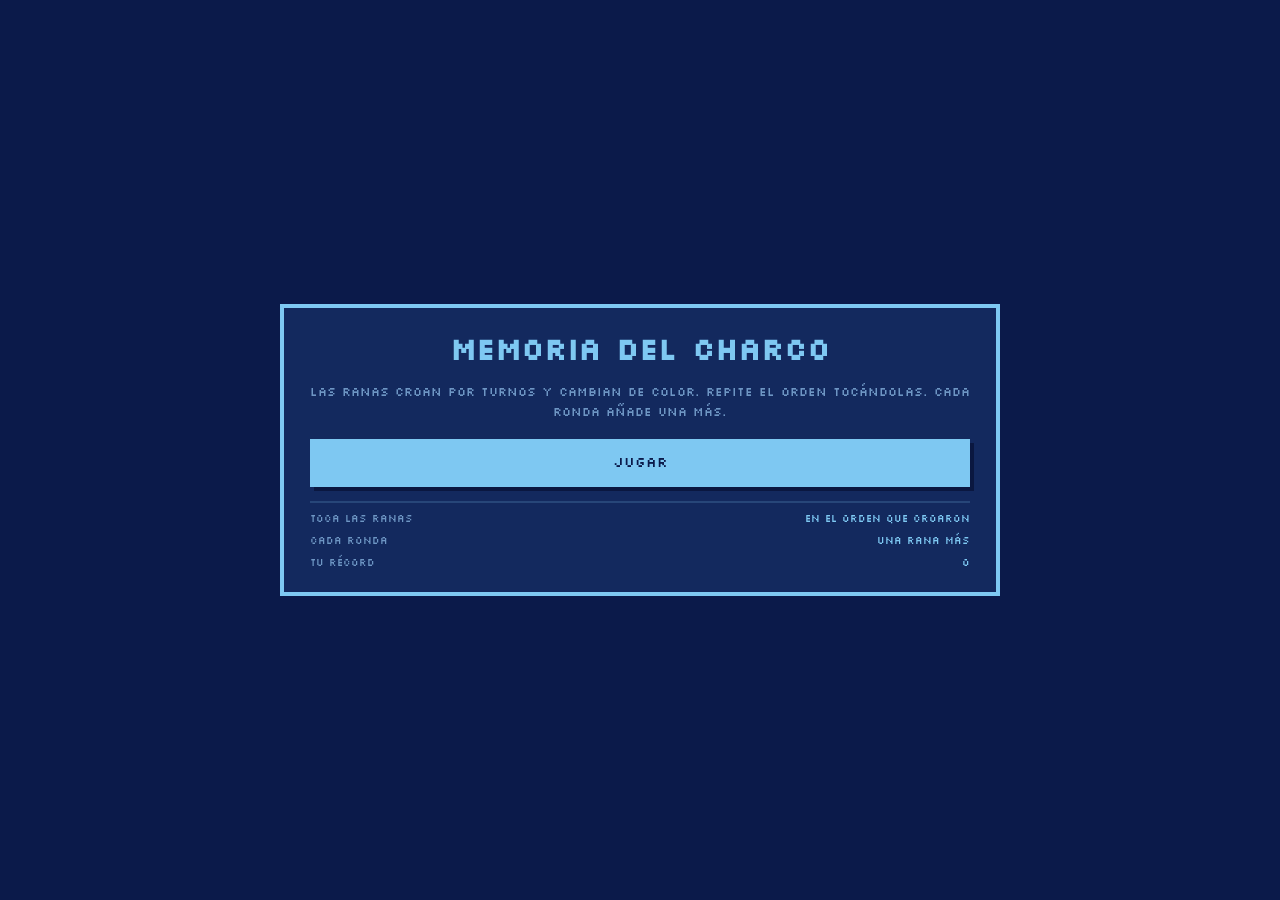
<file: games/memoria-charco/index.html>
<!doctype html>
<html lang="es">
<head>
<meta charset="utf-8">
<meta name="viewport" content="width=device-width, initial-scale=1, viewport-fit=cover, user-scalable=no">
<title>Memoria del Charco — Stumpffia</title>
<meta name="theme-color" content="#0B1A4A">
<meta name="color-scheme" content="dark">
<link rel="icon" href="/assets/img/icon-192.png" type="image/png">
<link rel="manifest" href="/manifest.webmanifest">
<link rel="stylesheet" href="/assets/css/pixel.css">
<link rel="stylesheet" href="/assets/css/consola.css">
<style>
  /* las reglas: al principio se ven grandes, en pausa no estorban */
  #capa-reglas {
    margin:0; padding:8px 0 0; border-top:2px solid var(--borde);
    display:grid; gap:clamp(3px,.9vh,7px);
    font-size:clamp(7px,1.35vh,10px); text-align:left;
    overflow:auto; min-height:0;
  }
  #capa-reglas.oculto { display:none; }
  #capa-reglas > div {  display:flex; align-items:baseline; justify-content:space-between; gap:8px; }
  #capa-reglas > div > span {  color:var(--apagado); }
  #capa-reglas b, #capa-reglas kbd, #capa-reglas em {
    font:inherit; font-style:normal; white-space:nowrap; color:var(--claro);
  }
  #capa-reglas kbd { padding:2px 5px; box-shadow:inset 0 0 0 2px var(--borde); }
  #capa-reglas em { display:flex; gap:4px; }

  :root {
    --marino:#0B1A4A;
    --tarjeta:#13295E;
    --claro:#7EC8F2;
    --apagado:#6E96C4;
    --borde:rgba(126,200,242,.18);
  }

  /* Sobre césped claro la ficha se aclara, así que la etiqueta sube de tono:
     con #6E96C4 quedaba en 3.0:1 y hace falta 4.5:1. Ahora da 5.7:1. */
  #aviso { margin-left:auto; }
  #sonido { pointer-events:auto; cursor:pointer; font:inherit; }

      display:inline-block; margin-top:18px;
    color:var(--apagado); font-size:10px; font-weight:700; text-decoration:none;
  }
</style>
</head>
<body>

<div class="consola">
  <div class="lateral izq" aria-hidden="true"></div>
  <div class="centro">

    <div class="pantalla">
      <canvas id="lienzo"></canvas>
    </div>

    <div class="datos" id="hud">
      <div class="ficha"><span>RONDA</span><b id="ronda">1</b></div>
      <div class="ficha"><span>RÉCORD</span><b id="record">0</b></div>
      <div class="ficha" id="aviso"><span>TURNO</span><b>Mira bien</b></div>
      <div class="ficha" id="sonido" role="button" tabindex="0"><span>SONIDO</span><b>SI</b></div>
    </div>

    <div class="botonera">
      <button id="btn-pausa">REINICIAR</button>
      <a href="/">SALIR</a>
    </div>  </div>
  <div class="lateral der" aria-hidden="true">
    <div class="perilla" style="--giro:-38deg"></div>
    <div class="perilla" style="--giro:22deg"></div>
    <div class="perilla" style="--giro:65deg"></div>
    <div class="encendido">&#9211;</div>
  </div>

</div>
<div class="capa" id="capa">
  <div class="tarjeta">
    <h1 id="capa-titulo">Memoria del Charco</h1>
    <p id="capa-texto"></p>
    <button id="capa-boton">Jugar</button>
    <div class="marcas" id="capa-reglas">
      <div><span>Toca las ranas</span><b>en el orden que croaron</b></div>
      <div><span>Cada ronda</span><b>una rana más</b></div>
      <div><span>Tu récord</span><b id="capa-record">0</b></div>
    </div>
  </div>
</div>

<script>
"use strict";

/* ════════════════════════════════════════════════════════════════════
   MEMORIA DEL CHARCO — Stumpffia
   Las ranas croan por turnos y tú repites el orden. Cuando a una le toca
   croar, se le invierten los colores: lo claro se vuelve oscuro y al revés.
   Un solo archivo, sin librerías, sin peticiones de red.
   ════════════════════════════════════════════════════════════════════ */

/* DATOS-INICIO */
// Generado por empacar.mjs desde sprites/ranas.json — no editar a mano.
const TILES = ["pasto","agua","agua_onda","junco","roca","nenufar_chico","esq_no","borde_n","esq_ne","borde_o","borde_e","esq_so","borde_s","esq_se","int_no","int_ne","int_so","int_se"];
const TILES_BITS = "///////X1+/v////////////+v/9/////+v/9/////8AAAAAAAAkABgAAAAAAAAkABgAAAAAAAAJAAYAAAAAAAAAAAAASAAwAAAAAAAAAAAkABgAAAAAAAAAABIADAAAAAAAwBjAGMYYhgiGCIgEiASQRJAyogqsB/ABwAAAAAAAAAAAAAAX4A/0H/g7/Dz8f/4/3D/sEfgOEAfgIAIAAAAAAABBgAfgD8AfiB+YPjw+fB/4H/gP8AfgIYIAAAAA///////X1+/v///4/8L/lP8g/kD8gP0A/AD5APoA+AD////////////BPhSAolUkABgAAAAAAAAJAAYAAAAAAP//////1//v//8f/4P/Uf8I/wR/Aj8BPwm/Bh8AnwBf+gD5APwA/QD8AP0A/AD5JPoY+ADyAPQA8AD0APIA+AAAnwAfAL8kPxi/AD8AvwAfAJ8AXwAPAE8JLwZPAA8AX/oA+QD4AP0A/ID8QP4g/xD/iv/B//j/////////////AAAAAAAAJAAYAAAAAAAAJKqYAFU+CP/B//////////8AHwBfAJ8kPxi/AT8CfwT/Kf9D/x//////6//3//////oA+AD6APAA4gAEAKgAACQAGAAAAAAAAAkABgAAAAAAAB8AXwAfJE8YJwAQAAoAJAAYAAAAAAAACQAGAAAAAAAAAAAAAAAkABgAAAAAAAAkABhQAAgA5ADyAPgA+gD4AAAAAAAAACQAGAAAAAAAACQAGAAVACAARwkPBl8AHwBf";
const CODIGOS = {"1":"esq_no","2":"borde_n","3":"esq_ne","4":"borde_o","6":"borde_e","7":"esq_so","8":"borde_s","9":"esq_se",".":"pasto","~":"agua","o":"agua_onda","j":"junco","r":"roca","n":"nenufar_chico","q":"int_no","e":"int_ne","z":"int_so","c":"int_se"};
const ESPECIES = ["rana_verde","sapo_verrugoso","rana_flecha","rana_arboricola"];
const RANAS_BITS = "AAPAAAA//AAA/v8AAf7/gAf+/+AP///wD///8B9f+vg/sY38P6w1/H8sNP5/YAb+fyAE/n+AAf7/wAP//8JD/8fAA///wAP/fyJE/n4ACH58wAs+fQgbvj4MM/w8D/D8EB/6eAB//7AA///wAP//4AH//4AA//8AAD/8AAADwAAAA8AAAD/8AAD//wAB7/+AB+//4A/3//AP///wH///+D////w////8f/AP/n/oF/5/yBP+foABfv8AAP/+gAF//5AJw/+AAf9/hCH+f6AF/n+AAf5/IAT+PiGAfD1n4Dwe//wIDf/+AA///wAH//8AAf//gAD//wAAP/wAAAPAAAADwAAAP/wAAP//AAH//4AA///gAP//8AB//7AQP/14PB/+/D4Znvx/BC7+fwAE/n+gDf5/lCn+/8Qj///0L///9C///7Qt/3+UKf57oYX+Z2PG/n9//v4+v/18P////B////gP///wD/9/8Af/f+AB/3+AAP9/AAA//AAAA8AAAAPAAAA//AAA//8AAf//gAf//wAP//8ADP/+ABz//Ag/c8g8P62wfH/KUP5/7nP+f/AH/n/wD/7/4Af//+AH///gB///8A//f+AH/n/Ri95/v/3mf7/9/j9//vw8//88HP//OA////AP/3/wB/9/4AH/f4AA/38AAD/8AAADwAA=";
const MAPA = ["....................","....................","...122222223........","...4~~~o~~~e22223...","..1q~j~~~~~~~~~~6...","..4~~~~~~~~n~~o~6...","..4~o~~~~~~~~~~~e3..","..4~~~~~r~~~~~~~~6..","..4~~n~~~~~~~o~~~6..","..7z~~~~~~~~~~~~~6..","...4~~~~o~~~~j~~c9..","...788888z~~~~~~6...",".........78888889...","....................","...................."];
const PUESTOS = [{"e":0,"x":88,"y":80},{"e":1,"x":200,"y":72},{"e":2,"x":96,"y":128},{"e":3,"x":176,"y":120}];
/* DATOS-FIN */

const MARINO = "#0B1A4A";
const CLARO  = "#7EC8F2";
const LADO_TILE = 16;
const LADO_RANA = 32;

/* ───────────────── Atlas ───────────────── */

function aBytes(base64) {
  const bin = atob(base64);
  const b = new Uint8Array(bin.length);
  for (let i = 0; i < bin.length; i++) b[i] = bin.charCodeAt(i);
  return b;
}

const bitsTile = aBytes(TILES_BITS);
const bitsRana = aBytes(RANAS_BITS);

/* Dibuja un juego de sprites en un lienzo largo. "invertido" cambia los dos
   colores de sitio, que es justo lo que hace una rana al croar. */
function atlas(bits, lado, cuantos, invertido) {
  const bytes = (lado * lado) / 8;
  const lienzo = document.createElement("canvas");
  lienzo.width = lado * cuantos;
  lienzo.height = lado;
  const ctx = lienzo.getContext("2d");
  const img = ctx.createImageData(lienzo.width, lado);
  const cl = [0x7e, 0xc8, 0xf2], ma = [0x0b, 0x1a, 0x4a];

  for (let n = 0; n < cuantos; n++) {
    for (let y = 0; y < lado; y++) {
      for (let x = 0; x < lado; x++) {
        const i = y * lado + x;
        const encendido = ((bits[n * bytes + (i >> 3)] >> (7 - (i & 7))) & 1) === 1;
        const color = (invertido ? !encendido : encendido) ? cl : ma;
        const o = (y * lienzo.width + n * lado + x) * 4;
        img.data[o] = color[0]; img.data[o+1] = color[1];
        img.data[o+2] = color[2]; img.data[o+3] = 255;
      }
    }
  }
  ctx.putImageData(img, 0, 0);
  return lienzo;
}

const ATLAS_TILES = atlas(bitsTile, LADO_TILE, TILES.length, false);
const ATLAS_RANAS = atlas(bitsRana, LADO_RANA, ESPECIES.length, false);
const ATLAS_RANAS_CROANDO = atlas(bitsRana, LADO_RANA, ESPECIES.length, true);

const indiceTile = {};
TILES.forEach((n, i) => { indiceTile[n] = i; });

/* ───────────────── El charco ───────────────── */

const ANCHO = MAPA[0].length * LADO_TILE;
const ALTO = MAPA.length * LADO_TILE;

/* El estanque: todo lo que no es césped. Es lo que se centra en pantalla y
   lo que manda a la hora de agrandar. */
const LAGO = (function () {
  let x0 = MAPA[0].length, x1 = -1, y0 = MAPA.length, y1 = -1;
  for (let y = 0; y < MAPA.length; y++) {
    for (let x = 0; x < MAPA[y].length; x++) {
      if ((CODIGOS[MAPA[y][x]] || "agua") === "pasto") continue;
      if (x < x0) x0 = x;
      if (x > x1) x1 = x;
      if (y < y0) y0 = y;
      if (y > y1) y1 = y;
    }
  }
  return { x0: x0, y0: y0, ancho: x1 - x0 + 1, alto: y1 - y0 + 1 };
})();

/* Las cuatro ranas, con su casilla de toque. */
const RANAS = PUESTOS.map((p) => ({
  especie: p.e, x: p.x, y: p.y,
  croando: 0            // segundos que le quedan con los colores cambiados
}));

/* Hasta dónde llegan las ranas. Por mucho que se agrande el estanque, las
   cuatro tienen que seguir viéndose: si no, el juego es injugable. */
const CAJA_RANAS = (function () {
  let x0 = 1e9, x1 = -1e9, y0 = 1e9, y1 = -1e9;
  for (const r of RANAS) {
    x0 = Math.min(x0, r.x); x1 = Math.max(x1, r.x + LADO_RANA);
    y0 = Math.min(y0, r.y); y1 = Math.max(y1, r.y + LADO_RANA);
  }
  return { ancho: x1 - x0, alto: y1 - y0 };
})();

/* ───────────────── La secuencia ───────────────── */

/* No se guarda: se calcula. Una partida es una semilla, y el paso número n
   sale de mezclar semilla y n. Así da igual que la ronda sea la 7 o la
   999 999: ocupa lo mismo, que es nada. */
let semilla = 1;

function paso(n) {
  let x = (semilla ^ Math.imul(n + 1, 2654435761)) >>> 0;
  x ^= x >>> 15; x = Math.imul(x, 2246822507);
  x ^= x >>> 13; x = Math.imul(x, 3266489909);
  x ^= x >>> 16;
  return x & 3;
}

/* ───────────────── Estado ───────────────── */

const juego = {
  estado: "menu",      // menu | mostrando | turno | fallo
  ronda: 1,
  paso: 0,             // cuál toca dentro de la secuencia
  espera: 0,           // cuenta atrás entre croar y croar
  encendida: -1,       // rana que está croando ahora
  record: leerRecord()
};

function leerRecord() {
  try { return parseInt(localStorage.getItem("stumpffia:memoria-charco"), 10) || 0; }
  catch (e) { return 0; }
}
function guardarRecord(v) {
  try { localStorage.setItem("stumpffia:memoria-charco", String(v)); } catch (e) {}
}

/* ───────────────── Sonido ───────────────── */

/* Cuatro notas, una por rana. Sin archivos: se generan al vuelo. */
const NOTAS = [294, 370, 440, 587];
let audio = null, sonando = true;

function pitido(n, duracion) {
  if (!sonando) return;
  try {
    if (!audio) audio = new (window.AudioContext || window.webkitAudioContext)();
    if (audio.state === "suspended") audio.resume();
    const osc = audio.createOscillator(), vol = audio.createGain();
    osc.type = "triangle";
    osc.frequency.value = NOTAS[n] || 220;
    vol.gain.setValueAtTime(0.0001, audio.currentTime);
    vol.gain.exponentialRampToValueAtTime(0.18, audio.currentTime + 0.012);
    vol.gain.exponentialRampToValueAtTime(0.0001, audio.currentTime + duracion);
    osc.connect(vol); vol.connect(audio.destination);
    osc.start(); osc.stop(audio.currentTime + duracion + 0.02);
  } catch (e) { /* sin audio el juego funciona igual */ }
}

/* ───────────────── Ritmo ───────────────── */

/* La secuencia se acelera un poco con las rondas, pero nunca tanto como
   para que deje de verse. */
function duracionCroar() { return Math.max(0.20, 0.46 - juego.ronda * 0.006); }
function huecoEntreCroar() { return Math.max(0.09, 0.22 - juego.ronda * 0.004); }

function croar(n, duracion) {
  RANAS[n].croando = duracion;
  pitido(RANAS[n].especie, duracion);
}

/* ───────────────── Bucle ───────────────── */

function actualizar(dt) {
  for (const r of RANAS) if (r.croando > 0) r.croando = Math.max(0, r.croando - dt);

  if (juego.estado !== "mostrando") return;

  juego.espera -= dt;
  if (juego.espera > 0) return;

  if (juego.paso >= juego.ronda) {          // terminó de enseñar la ronda
    juego.estado = "turno";
    juego.paso = 0;
    avisar("Te toca");
    return;
  }

  const n = paso(juego.paso);
  croar(n, duracionCroar());
  juego.espera = duracionCroar() + huecoEntreCroar();
  juego.paso++;
}

/* ───────────────── Toques ───────────────── */

function tocar(n) {
  if (juego.estado !== "turno") return;

  /* al picarle, la rana hace lo mismo que cuando croa sola */
  croar(n, 0.26);

  if (n !== paso(juego.paso)) { fallar(); return; }

  juego.paso++;
  if (juego.paso < juego.ronda) return;     // aún faltan pasos de esta ronda

  /* ronda superada */
  if (juego.ronda > juego.record) {
    juego.record = juego.ronda;
    guardarRecord(juego.record);
  }

  juego.ronda++;
  juego.paso = 0;
  juego.estado = "mostrando";
  juego.espera = 0.75;
  avisar("Mira bien");
}

function fallar() {
  juego.estado = "fallo";
  pitido(4, 0.45);
  for (const r of RANAS) r.croando = 0.5;   // todas se apagan a la vez
  setTimeout(function () {
    window.__verReglas = true;
    mostrarCapa("Te perdiste",
      "Llegaste a la ronda " + juego.ronda + ". La rana que tocaba era otra.",
      "Otra vez");
  }, 700);
}

/* ───────────────── Dibujo ───────────────── */

const lienzo = document.getElementById("lienzo");
const ctx = lienzo.getContext("2d", { alpha: false });
let escala = 2, desplazX = 0, desplazY = 0;

function ajustar() {
  const w = lienzo.clientWidth || 320, h = lienzo.clientHeight || 240;
  lienzo.width = w;
  lienzo.height = h;
  ctx.imageSmoothingEnabled = false;

  const lagoAncho = LAGO.ancho * LADO_TILE, lagoAlto = LAGO.alto * LADO_TILE;

  /* En pantalla chica el estanque se desborda hasta tocar los bordes; en
     pantalla grande cabe entero y queda césped alrededor. Lo que decide es
     el lado MÁS CORTO: un celular de lado mide 800 de ancho y seguiría
     siendo un celular. */
  const esChica = Math.min(w, h) < 520;
  let nueva = esChica
    ? Math.ceil(Math.max(w / lagoAncho, h / lagoAlto))
    : Math.floor(Math.min(w * 0.92 / lagoAncho, (h - 80) * 0.92 / lagoAlto));

  /* pero nunca tanto como para dejar una rana fuera de la pantalla */
  const tope = Math.floor(Math.min(w / CAJA_RANAS.ancho, h / CAJA_RANAS.alto));
  escala = Math.max(1, Math.min(nueva, tope));

  const paso = LADO_TILE * escala;
  desplazX = Math.round(w / 2 - (LAGO.x0 + LAGO.ancho / 2) * paso);
  desplazY = Math.round(h / 2 - (LAGO.y0 + LAGO.alto / 2) * paso);
}
window.addEventListener("resize", ajustar);
if (window.ResizeObserver) new ResizeObserver(ajustar).observe(lienzo);

let reloj = 0;

function dibujar() {
  const paso = LADO_TILE * escala;

  /* Césped de borde a borde, cuadrado con el del tablero para que las matas
     no se noten en la costura. */
  const nPasto = indiceTile["pasto"];
  const inicioX = desplazX - Math.ceil(desplazX / paso) * paso;
  const inicioY = desplazY - Math.ceil(desplazY / paso) * paso;
  for (let y = inicioY; y < lienzo.height; y += paso) {
    for (let x = inicioX; x < lienzo.width; x += paso) {
      ctx.drawImage(ATLAS_TILES, nPasto * LADO_TILE, 0, LADO_TILE, LADO_TILE,
                    x, y, paso, paso);
    }
  }

  /* el agua se mueve: las dos variantes de onda se van turnando */
  const onda = Math.floor(reloj / 0.7) & 1;

  for (let y = 0; y < MAPA.length; y++) {
    for (let x = 0; x < MAPA[y].length; x++) {
      let nombre = CODIGOS[MAPA[y][x]] || "agua";
      if (onda) {
        if (nombre === "agua") nombre = "agua_onda";
        else if (nombre === "agua_onda") nombre = "agua";
      }
      const n = indiceTile[nombre];
      if (n === undefined) continue;
      ctx.drawImage(ATLAS_TILES, n * LADO_TILE, 0, LADO_TILE, LADO_TILE,
                    desplazX + x * paso, desplazY + y * paso, paso, paso);
    }
  }

  for (const r of RANAS) {
    const hoja = r.croando > 0 ? ATLAS_RANAS_CROANDO : ATLAS_RANAS;
    ctx.drawImage(hoja, r.especie * LADO_RANA, 0, LADO_RANA, LADO_RANA,
                  desplazX + r.x * escala, desplazY + r.y * escala,
                  LADO_RANA * escala, LADO_RANA * escala);
  }
}

/* ───────────────── Marcador ───────────────── */

const elRonda = document.getElementById("ronda");
const elRecord = document.getElementById("record");
const elAviso = document.getElementById("aviso");

function pintarMarcador() {
  elRonda.textContent = juego.ronda.toLocaleString("es");
  elRecord.textContent = juego.record.toLocaleString("es");
}
function avisar(texto) { elAviso.lastElementChild.textContent = texto; }

/* ───────────────── Pantallas ───────────────── */

const capa = document.getElementById("capa");
const capaTitulo = document.getElementById("capa-titulo");
const capaTexto = document.getElementById("capa-texto");
const capaBoton = document.getElementById("capa-boton");
const capaRecord = document.getElementById("capa-record");

function mostrarCapa(titulo, texto, boton) {
  /* La capa vive fuera de la carcasa, porque el recorte de las esquinas
     recortaba también lo que tuviera dentro. Para la pausa se encaja a mano
     encima del tubo. */
  const dentro = !!window.__enPantalla;
  window.__enPantalla = false;
  capa.classList.toggle("dentro", dentro);
  if (dentro) {
    const p = document.querySelector(".pantalla").getBoundingClientRect();
    capa.style.left = p.left + 4 + "px"; capa.style.top = p.top + 4 + "px";
    capa.style.width = p.width - 8 + "px"; capa.style.height = p.height - 8 + "px";
  } else {
    capa.style.left = capa.style.top = capa.style.width = capa.style.height = "";
  }
  const bloqueReglas = document.getElementById("capa-reglas");
  if (bloqueReglas) bloqueReglas.classList.toggle("oculto", !window.__verReglas);
  window.__verReglas = false;
  capaTitulo.textContent = titulo;
  capaTexto.textContent = texto;
  capaBoton.textContent = boton;
  capaRecord.textContent = juego.record.toLocaleString("es");
  capa.classList.add("visible");
}

function empezar() {
  semilla = (Date.now() ^ Math.floor(Math.random() * 0x7fffffff)) >>> 0;
  juego.ronda = 1;
  juego.paso = 0;
  juego.estado = "mostrando";
  juego.espera = 0.8;
  for (const r of RANAS) r.croando = 0;
  avisar("Mira bien");
  capa.classList.remove("visible");
  ajustar();
}
capaBoton.addEventListener("click", empezar);
document.getElementById("btn-pausa").addEventListener("click", empezar);

/* ───────────────── Controles ───────────────── */

/* Qué rana hay bajo un punto del lienzo. */
function ranaEn(cx, cy) {
  const caja = lienzo.getBoundingClientRect();
  const x = (cx - caja.left - desplazX) / escala;
  const y = (cy - caja.top - desplazY) / escala;
  for (let i = RANAS.length - 1; i >= 0; i--) {
    const r = RANAS[i];
    if (x >= r.x && y >= r.y && x < r.x + LADO_RANA && y < r.y + LADO_RANA) return i;
  }
  return -1;
}

lienzo.addEventListener("pointerdown", function (e) {
  e.preventDefault();
  const n = ranaEn(e.clientX, e.clientY);
  if (n !== -1) tocar(n);
});

/* También con el teclado: 1 2 3 4, de izquierda a derecha y de arriba abajo. */
const ORDEN = RANAS.map((r, i) => i)
  .sort((a, b) => (RANAS[a].y - RANAS[b].y) || (RANAS[a].x - RANAS[b].x));

addEventListener("keydown", function (e) {
  if (e.code === "Space" || e.code === "Enter") {
    if (juego.estado === "menu" || juego.estado === "fallo") { e.preventDefault(); empezar(); }
    return;
  }
  const n = ["Digit1", "Digit2", "Digit3", "Digit4"].indexOf(e.code);
  if (n !== -1) { e.preventDefault(); tocar(ORDEN[n]); }
});

/* Silenciador */
const botonSonido = document.getElementById("sonido");
function alternarSonido() {
  sonando = !sonando;
  botonSonido.lastElementChild.textContent = sonando ? "SI" : "NO";
  botonSonido.style.opacity = sonando ? "1" : ".5";
}
botonSonido.addEventListener("click", alternarSonido);
botonSonido.addEventListener("keydown", function (e) {
  if (e.code === "Space" || e.code === "Enter") { e.preventDefault(); alternarSonido(); }
});

/* ───────────────── Marcha ───────────────── */

let ultimo = 0;
function cuadro(ahora) {
  requestAnimationFrame(cuadro);
  const dt = Math.min(0.05, (ahora - ultimo) / 1000 || 0);
  ultimo = ahora;
  reloj += dt;
  actualizar(dt);
  dibujar();
  pintarMarcador();
}

/* API mínima para probar el juego desde la consola */
window.MEMORIA = { juego, RANAS, empezar, tocar, actualizar, paso,
                   get semilla() { return semilla; } };

ajustar();
pintarMarcador();
window.__verReglas = true;
mostrarCapa("Memoria del Charco",
  "Las ranas croan por turnos y cambian de color. Repite el orden tocándolas. Cada ronda añade una más.",
  "Jugar");
requestAnimationFrame(cuadro);
</script>

</body>
</html>
</file>
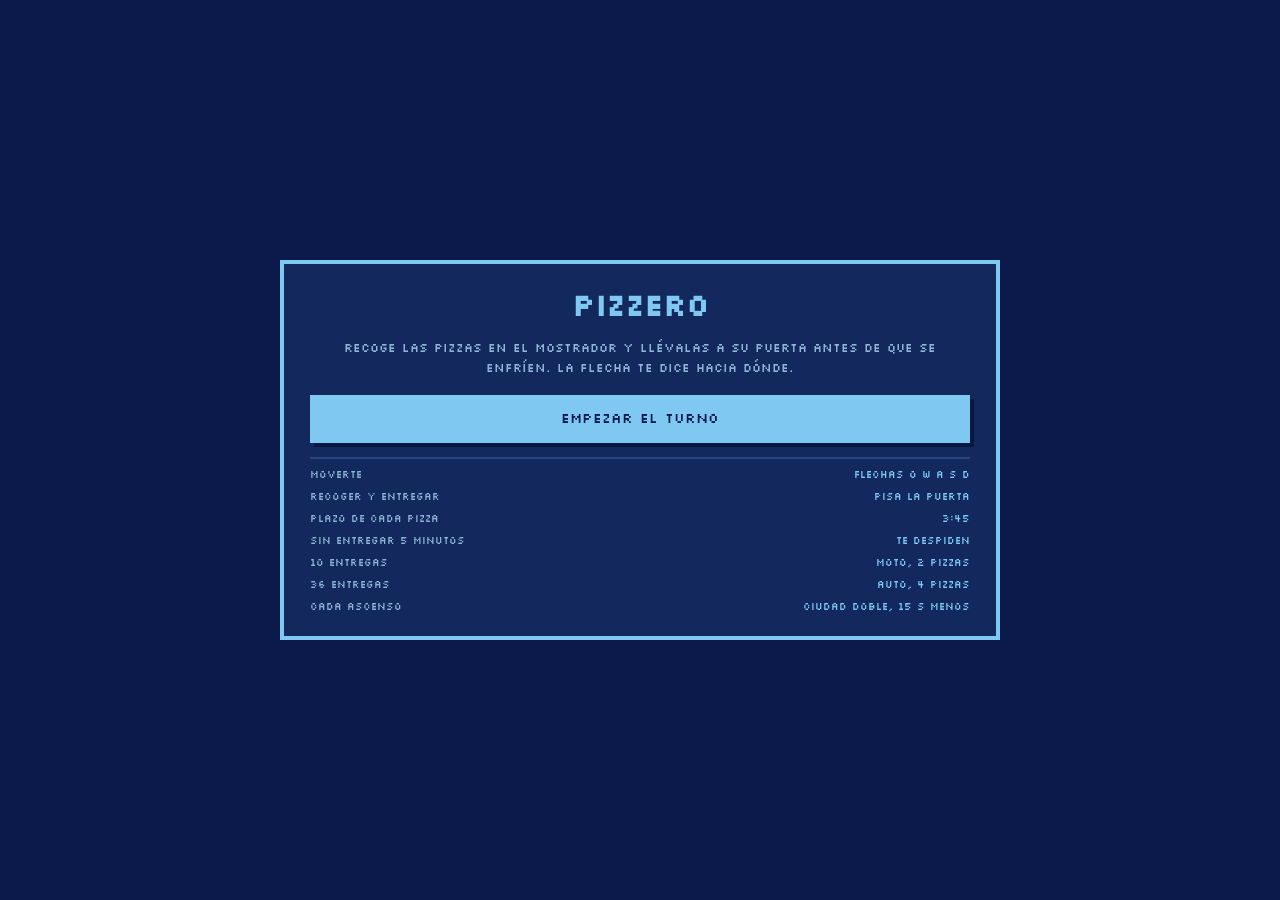
<file: games/pizzero/index.html>
<!doctype html>
<html lang="es">
<head>
<meta charset="utf-8">
<meta name="viewport" content="width=device-width, initial-scale=1, viewport-fit=cover, user-scalable=no">
<title>Pizzero — Stumpffia</title>
<meta name="theme-color" content="#0B1A4A">
<meta name="color-scheme" content="dark">
<link rel="icon" href="/assets/img/icon-192.png" type="image/png">
<link rel="manifest" href="/manifest.webmanifest">
<link rel="stylesheet" href="/assets/css/pixel.css">
<link rel="stylesheet" href="/assets/css/consola.css">
<style>
  /* las reglas: al principio se ven grandes, en pausa no estorban */
  #capa-reglas {
    margin:0; padding:8px 0 0; border-top:2px solid var(--borde);
    display:grid; gap:clamp(3px,.9vh,7px);
    font-size:clamp(7px,1.35vh,10px); text-align:left;
    overflow:auto; min-height:0;
  }
  #capa-reglas.oculto { display:none; }
  #capa-reglas > div {  display:flex; align-items:baseline; justify-content:space-between; gap:8px; }
  #capa-reglas > div > span {  color:var(--apagado); }
  #capa-reglas b, #capa-reglas kbd, #capa-reglas em {
    font:inherit; font-style:normal; white-space:nowrap; color:var(--claro);
  }
  #capa-reglas kbd { padding:2px 5px; box-shadow:inset 0 0 0 2px var(--borde); }
  #capa-reglas em { display:flex; gap:4px; }

  :root {
    --marino:#0B1A4A; --tarjeta:#13295E; --claro:#7EC8F2;
    --apagado:#8FB4D8; --borde:rgba(126,200,242,.18);
  }

</style>
</head>
<body>

<div class="consola">
  <div class="lateral izq" aria-hidden="true"></div>
  <div class="centro">

    <div class="pantalla">
      <canvas id="lienzo"></canvas>
    </div>

    <div class="datos" id="hud">
      <div class="ficha"><span>ENTREGAS</span><b id="entregas">0</b></div>
      <div class="ficha" id="ficha-despido"><span>SIN ENTREGAR</span><b id="despido">5:00</b></div>
      <div class="ficha"><span>REPARTO</span><b id="vehiculo">A pie</b></div>
      <div id="pizzas" style="display:contents"></div>
    </div>

    <div class="botonera">
      <button id="btn-pausa">PAUSA</button>
      <a href="/">SALIR</a>
    </div>

  </div>
  <div class="lateral der" aria-hidden="true">
    <div class="perilla" style="--giro:-38deg"></div>
    <div class="perilla" style="--giro:22deg"></div>
    <div class="perilla" style="--giro:65deg"></div>
    <div class="encendido">&#9211;</div>
  </div>
  <div class="mando" id="mando">
    <div class="cruz">
      <button data-dir="arriba"    style="--pos:1/2">▲</button>
      <button data-dir="izquierda" style="--pos:2/1">◀</button>
      <button data-dir="derecha"   style="--pos:2/3">▶</button>
      <button data-dir="abajo"     style="--pos:3/2">▼</button>
    </div>
    <div class="acciones">
      <button class="accion chico" id="btn-pausa2"><span>II</span></button>
    </div>
  </div>
</div>
<div class="capa" id="capa">
  <div class="tarjeta">
    <h1 id="capa-titulo">Pizzero</h1>
    <p id="capa-texto"></p>
    <button id="capa-boton">Empezar el turno</button>
    <div class="reglas" id="capa-reglas"></div>
  </div>
</div>

<script>
"use strict";

/* ════════════════════════════════════════════════════════════════════
   PIZZERO — Stumpffia
   La ciudad se arma con las piezas de mapa_gigante.png: banqueta, asfalto,
   pasto, árboles, cerca y casas. Las manzanas son rectángulos de tamaños
   y posiciones sorteados, sin cuadrícula.
   ════════════════════════════════════════════════════════════════════ */

/* SPRITES-INICIO */
// Generado por empacar.mjs desde sprites/*.md — no editar a mano.
const NOMBRES = ["sin_pizza_abajo_quieto","sin_pizza_abajo_paso_1","sin_pizza_abajo_paso_2","sin_pizza_arriba_quieto","sin_pizza_arriba_paso_1","sin_pizza_arriba_paso_2","sin_pizza_izquierda_quieto","sin_pizza_izquierda_paso_1","sin_pizza_izquierda_paso_2","sin_pizza_derecha_quieto","sin_pizza_derecha_paso_1","sin_pizza_derecha_paso_2","con_pizza_abajo_quieto","con_pizza_abajo_paso_1","con_pizza_abajo_paso_2","con_pizza_arriba_quieto","con_pizza_arriba_paso_1","con_pizza_arriba_paso_2","con_pizza_izquierda_quieto","con_pizza_izquierda_paso_1","con_pizza_izquierda_paso_2","con_pizza_derecha_quieto","con_pizza_derecha_paso_1","con_pizza_derecha_paso_2","moto_abajo_con_pizzero_quieta","moto_abajo_con_pizzero_mov_1","moto_abajo_con_pizzero_mov_2","moto_arriba_con_pizzero_quieta","moto_arriba_con_pizzero_mov_1","moto_arriba_con_pizzero_mov_2","moto_izquierda_con_pizzero_quieta","moto_izquierda_con_pizzero_mov_1","moto_izquierda_con_pizzero_mov_2","moto_derecha_con_pizzero_quieta","moto_derecha_con_pizzero_mov_1","moto_derecha_con_pizzero_mov_2","auto_abajo_con_pizzero_quieto","auto_abajo_con_pizzero_mov_1","auto_abajo_con_pizzero_mov_2","auto_arriba_con_pizzero_quieto","auto_arriba_con_pizzero_mov_1","auto_arriba_con_pizzero_mov_2","auto_izquierda_con_pizzero_quieto","auto_izquierda_con_pizzero_mov_1","auto_izquierda_con_pizzero_mov_2","auto_derecha_con_pizzero_quieto","auto_derecha_con_pizzero_mov_1","auto_derecha_con_pizzero_mov_2"];
const BITS = "B+AP8A5wH/gAAA/wC9AP8APAP/xv9mw2b/YP8AwwHDgH4A/wDnAf+AAAD/AL0A/wA8A//G/2bDZv8A/wDDAcAAfgD/AOcB/4AAAP8AvQD/ADwD/8b/ZsNg/2D/AMMAA4B+AP8A/wD/AAAA/wD/AP8APAP/xv9m52b/YP8AwwHDgH4A/wD/AP8AAAD/AP8A/wA8A//G/2bnZv8A/wDDAcAAfgD/AP8A/wAAAP8A/wD/ADwD/8b/Zudg/2D/AMMAA4A/AH+AX4f/gAAA/wC/Af8APgB/AH0AfQB5AH8ANgB2AD8Af4Bfh/+AAAD/AL8B/wA+AH8AfQD/AP8AfwBjAMGAPwB/gF+H/4AAAP8AvwH/AD4AfwB9AH+Af4B/AD4AfgD8Af4B+gH/4AAA/wD9AP+AfAD+AL4AvgCeAP4AbABuAPwB/gH6Af/gAAD/AP0A/4B8AP4AvgD/AP8A/gDGAYMA/AH+AfoB/+AAAP8A/QD/gHwA/gC+Af4B/gD+AHwAfgB+AP8A5wH/gAAA/wC9AP8APAf/5AAkACf/4P8AwwHDgH4A/wDnAf+AAAD/AL0A/wA8B//kACQAJ//g/wDDAcAAfgD/AOcB/4AAAP8AvQD/ADwH/+QAJAAn/+D/AMMAA4B+AP8A/wD/AAAA/wD/AP8APAP/zv9+/3b/YP8AwwHDgH4A/wD/AP8AAAD/AP8A/wA8A//O/37/dv9g/wDDAcAAfgD/AP8A/wAAAP8A/wD/ADwD/87/fv92/2D/AMMAA4A/AH+AX4f/gAAA/wC/Af8APg+/D78D/wB/AH8ANgB2AD8Af4Bfh/+AAAD/AL8B/wA+D78PvwP/AH8AfwBjAMGAPwB/gF+H/4AAAP8AvwH/AD4Pvw+/A/8AfwB/AD4AfgD8Af4B+gH/4AAA/wD9AP+AfAD98P3w/8D+AP4AbABuAPwB/gH6Af/gAAD/AP0A/4B8AP3w/fD/wP4A/gDGAYMA/AH+AfoB/+AAAP8A/QD/gHwA/fD98P/A/gD+AHwAfgAYAP8ApQD/AAAAfgC9AX6BfoI8RgBj/8AYABgAGAAAABAA/wClAP8AAAB+AL0JfpF+gjxGAGP/wBgIABAYAAAACAD/AKUA/wgAEH4AvQF+gX6CPE4Ac//AAAAYAAAAAAAAABgAGAAYA//GAGI8QX6BfoC9AH4AAAD/AKUA/wAYAAAAGAgAEBgD/8YAYjxBfol+kL0AfgAAAP8ApQD/AAgAAAAAABgAAAP/zgByPEF+gX6AvQB+CAAQ/[base64]/8///gBz/8O9w4HD/8IPQgdP////837D/8H/gQCB/4P/w//OAHP/w73DgcP/wg9CB0P/z//zfsP/wf+AgQH/g//P//IAQ//DvcOBw//CD0IHT//z/8N+w//B/4H/g//Dfs/////y4ELwQ//DgcO9w//OAH//8//B/4AAAf+D/8N+z//z/8LgQvBD/8OBw73D/84Ac//D/8H/gQCB/4P/w37D/8//8uBC8EP/w4HDvcP/wgBP//P/wf+AgQGBgYGH/8+e7Z7vku+W75bvtu/27/Lt/u+e5//BgYGBgQEBAQf/z579nu+S75bvlu+27/bv8u3+7573/8EBAQEAgICAh//Pnu2e/5Lvlu+W77bv9u/y7f7/nuf/wICAgIGBgYGD/+d593+3T/dv9233afdp90n3ebd58//hgYGBgICAgIP/73n3f7dP92/3bfdp92n3Sfd5v3nz/+CAgICBAQEBA//nef9/t0/3b/dt92n3afdJ/3m3efP/4QEBAQ";
/* SPRITES-FIN */

/* CIUDAD-INICIO */
// Generado por convertir-ciudad.mjs desde sprites/mapa_gigante.png — no editar a mano.
const P_BITS = "//z//P/8//z//P/8//z//P/8//z//P/8//z//AAAAAAAAAAAAAAAAAAAAAAAAAAAAAAAAAAAAAAAAAAAAAAAAAAAAAAAAAAAAwADAAzADMAAAAAAAAAAAAAAAAAAAAAAAAAAAAAAAAAAAAAAPwM/AzzDPMP/////PAM8AzwDPAM8AzwD/////zwDPAM8AzwDzADMAAAAAAAAAAAAAAAAAAAAAAAAAAAAAwADAMz8zPzAPMA8/////8A8wDzAPMA8wDzAPP/////APMA8wDzAPADMAMwAAAAAAAAAAAAAAAAAAAAAAAAAAAAAAAADAAMADMAMwAAAAAAAAAAAAAMAAwAMAAwAAAAAAAAAADAAMADMAMwAAAAAAAAAAAAAAAAAwADAAAAAAAAAAAAAADAAMADMAMwAAAAAAAAAAAAAAAAAPwA/A/8D/w/zD/M/zz/PP/8///8//z/8//z///z//PwA/AD/wP/A//D/8PP88/zP/M/8/z//Pz/PP8//////P88/zz//P/8P/A/8M/8z/8w/zD8ADwAPAA8ADwD/AP/8/Pz8//z//P/w//D/8P/w/Mz8zPAA8ADwAPAA/wD/AAAAAAAPwA/ADMAMwA/AD8AMwAzAA8ADwADAAMAAAwADAAAAAAAAAAA/AD8AM8AzwD8APwAMAAwADwAPAAwADAAADAAMAD8APwAzADMwPzA/zAzMDAA8ADwADAAMAAAAAMAAwAAAAAAAAPwA/ADMAMwA/AD8ADAAMADwAPAAAAAAAAAAAAAAAAAAAAAAAwADAAzADMAAPwA/A/8D/w/PD88AAAAAAAAAAAMAAwAMwAzAAAAAAD8APwD/wP/A/PD88D/8P/w/Pz8/P/8//z//P//P/8//AAAAAAAAAAAAAAAA//z//P88/zw//D/8//D/8P/M/8wAAAAAAAAAAAAAAAAAAAAAAAAAAAAAAAADAAMAP/8//zMMMwwzDDMMMwwzDAAAAAAAAAAAAwADAAzADMD/////MMMwwzDDMMMwwzDDAAAAAAAAAAAAAAAAAwADAP////8MMAwwDDAMMAwwDDAAAAAAAAAAAAMAAwAMwAzA/////8MMwwzDDMMMwwzDDDMMMwwzDDMMMwwzDDMMMwzzDPMMMwwzDDMMMww//z//MMMwwzDDMMMwwzDDMMMwwzDDMMMwwzDDMMMww/////8MMAwwDDAMMAwwDDAMMAwwDDAMMAwwDDAMMAww/////8MMwwzDDMMMwwzDDMMMwwzDDMMMwwzDDMMMwwz/////MwwzDDMMMwwzDDMMMwwzDDMMMwwzDDMMMwwzDDMMMwwwwzDDMMMwwzDDMMMwwzDDMMMwwzDDMMMwwzDDMMMwwwwwDDAMMAwwDDAMMAwwDDAMMAwwDDAMMAwwDDAMMAwwwwzDDMMMwwzDDMMMwwzDDMMMwwzDDMMMwwzDDMMMwwwzDDMMMwwzDDMMMww//z//zADMAAP/A/8D/wP/AAAAADDDMMMwwzDDMMMww/////8AzADM//////////8AAAAADDAMMAwwDDAMMAww/////8wAzAD//////////wAAAADDDMMMwwzDDMMMwwz/////AMwAzP//////////AAAAAAP8A/wD/AP8AAAAAAP8A/wP/A/8AAAAAAP8A/wD/wP/AwMDAwMDAwMDAAMA//P/8wMDAwMDAAMAAAMAA//////8APwA/AD8AAA/AD//MP8w/PD88AAwADD8MPww/DD8MAA/AD8APwA//wD/AAz/DP8MPww/DAAMAAw/DD8MPww/AAwADAP/A/8D/wP/MAAwAM//z/8AAAAAAAAAAAAAAADAAMAA//////////8AMAAw/////wAAAAAAAAAAAAAAAAAwADD8MPww/DD8MDAwMDD8P/w/D/8P/wwADAAAAAAAPAA8AAw/DD8MPww/DDAMMPz//P//8P/wADAAMAAAAAAAAAAAD/wP/D/8P/w//D/8P/w//A/8D/wAAAAAAAAAAAAAAAA/8D/w//z//P/8//z//P/8P/A/8AAAAAAAAAAAD/wP/D/8P/w//D/8P/w//A/8D/wAAAAAAAAAAAAAAAA/8D/w//z//P/8//z//P/8P/A/8AAAAAAAAAAAAAAAAAAAAAAAAAAAAAAAAAMAAwA//z//PAA8ADwAPAA8ADwAAAAAAAAAAAADAAMADMAMwP/////ADMAMwAzADMAMwAwAAAAAAAAAAAAAAAADAAMA/////wDAAMAAwADAAMAAwAAAAAAAAAAAAwADAAzADMD/////DAAMAAwADAAMAAwAP/8//zAwMDAwMDAwMDAwMP////88ADwAPAA8ADwAPAD/////AwADAAMAAwADAAMA/////8AMwAzADMAMwAzADP////8wAzADMAMwAzADMAP/////AMAAwADAAMAAwADA/////wAwADAAMAAwADAAMP////8MAAwADAAMAAwADAA//z//MDAwMDAwMDAwMDAwP/8//zwAPAA8ADwAPAA8AD//P/8wMDAwMDAwMD//P//MAMwAA/8D/wP/A/8D/AP8/////wMAAwADAAMA/////wDMAMz//////////wAAAAD/////MAMwAzADMAP/////zADMAP////////////////////8AMAAwADAAMP////8AzADM////////////////A/wD/AP8A/wD/AP8A/wD/A/8D/wD/AP8A/wD/AP8A/wDAAMAAwADAAMAAwD//P/8AwADAAMAAwADAAMAAAAAAPwA/AD8APwA/D/8P/ww/DD8MPww/DD8MPww/DD8MPwwAD8APwA/AD/8P/w/DD8MPww/DD8MPww/DD8MPww/DD8D/wP/A/8D/wP/A/8z/zP/z//P/wAAAAAAAAAAAAAAAP//////////////////////////AAAAAAAAAAAAAAAA/DD8MPww/DD8MPww/DD8MPw//D8P/w//DAAMAAAAAAA8Pzw/DD8MPww/DD8MPww//D/8P//w//AAMAAwAAAAAAAAAAAAAAAAAAAAAAMAAwA//z//MAAwADAAMAAwADAA//D/8MAwwDDAMMAw//D/8P//////8P/w//D/8P/w//AAAAAAAAAAAAAAAAADAAMA/////wAAAAAAAAAAAAAAAAAAAAAAAAAAAwADAAzADMD/////AAAAAAAAAAAAAAAAMAAwAD//P/8w8DDwMAAwAP8P/w8wADAAMPAw8DAAMAAAAAAA//////Dw8PAAAAAADw8PDwAAAADw8PDwAAAAAD8PPw8wADAAMPAw8DAAMAA/Dz8PMAAwADDwMPAwADAADw8PDwAAAADw8PDwAAAAAA8PDw8AAAAA8PDw8AAAAAA/Dz8PMAAwADDwMPA//z//zADMAAP/A/8D/wP/A/wD/A8PDw8AAAAA8PDw8P////8AzADM//////////8AAAAADw8PDwAAAADw8PDw/////8wAzAD///////////////8PDw8PAAAAAPDw8PD/////AMwAzP///////////////wPwA/AD8APwA/AD8DP/M//P/8//AAAAAAAAAAAAAAAAwwzDDAAAAAAAAAAA//////////8AAAAAAAAAAAAAAAA8MDwwPDA8MDwwPDD8MPww/D/8Pw//D/8MAAwAAAAAADw8PDwMPAw8DDwMPAw/DD/8P/w///D/8AAwADAAAAAAAAAAAAAAAAD/////wADAAMAAwADAA8ADwA/AD8A8wDwAAAAAAAAAAP////8AAAAAP/w//P////8AAAAA/////wAAAAAAAAAA/////wAAAAAAAAAAwADAAPAA8AA8DzwPAAAAAAAAAAD/////AAAAAAAAAAAAAAAAAAAAAP////8AAAAAAAAAAP////8AAwADAAMAAwADAAMAAwAD/wP/A8AzwDPA88DzwM/Az8DPwM/Az8DPwM/Az8DzwPPAM8Azw/DD8ADAAMAAwADAwDDAMPw//D/D8MPwAMAAwADAAMDMDMwMDwwPDDMMMwzzDPMM8wzzDPMM8wwPDA8MDAwMDAAAAAD///////z//P/8//z//P/8//z//P/8//z/////AAAAAP////8MDAwMzz/PPw8/Dz//PP88/Az8DP////8AAAAA/////wwPDA/PzM/MPzw/PPz8/PwMDAwM/////wAAAAD/////P/8//8//z/8P/w//z//P/8//z///////AwMDA/MD8wPzA/MD8wPzA/MD8wPzA/MD8wPzA/MD8wPAPMA8wA/AD8ADwAPAAMAAwADAAMAAwADAAMAA/////8Pww/AAAAAA/////z/8P/wAAAAAAAAAAAAAAAD/////PAw8DPAP8A/AAMAAAAAAAAAAAAAAAAAAAAAAAP////8AAAAA/////wAAAAAAAAAAAAAAAAAAAAAAAAAA/////wMDAwP/A/8DAAMAAwADAAMAAwADAAMAAwADAAP///////////8A/wD/AP8A/wD/AP8A/wD/AP8APAA8AA//D////////wD/AP8A/wD/AP8A/wD/AP8A/wA8ADwA////////////AP8A/wD/AP8w/zD/zP/M/wD/ADwAPAD/8P/wD/8P/w/AD8APwA/AD8APwA/AD8APwA/AD8APwA/AD8D/////AAAAAAAAAAAAAAAAAwADAAwwDDAwwDDAwwDDAP////8AAwADAAMAAwADAAM/Az8DPwM/AwADAAMAAwAD//////AA8ADz/PP88wzzDPMM8wzzDPMM8wzzDPMM8wz/////AA8ADz/PP88wzzDPMM8wzzDPMM8wzzDPMM8wz//////AAMAAwADAAMAAwADAA8ADwAzADMAwwDDAw8DD/////wAAAAAAAAAAAAAAAAA/AD8wPzA/wADAAAAAAAD/8P/wA/AD8APwA/AD8APwA/AD8APwA/AD8APwA/AD8A/AD8APwA/AD8APwD//P//P/8//D/8P/w//D/8AAAAADAAMAAAAAAAAAAAA/////////////////////wAAAAAAAwADAAMAAwADAAP/////////////////////AAAAAPMM8wzz/PP88/Dz8PP88/zz/PP88/zz/PP88/z/////MM8wzz/PP88Pzw/PP88/zz/PP88/zz/PP88/z//////ADMAMwADAAMAAwAD/////////////////////AAAAAAAAAAAAAAAAAAAAAP////////////////////8AAAAAA/AD8APwA/AD8APw//D/8P/8//z/8P/w//D/8AAAAAAAPwA/D/8P/z/8P/w//z//P/w//A//D/8AzwDPAP8A//wA/AD/8P/wP/w//P/8//z//P/8//D/8PMA8wD/AP8AD/8P/z//P/8wADAAMAAwAD//P/8A/wD/APAA8APwA/D/8P/w//z//AAMAAwADAAM//z//P8A/wAPAA8AD8APwA==";
const P_BANQUETA = 0;
const P_CALLE = 1;
const P_RAYA_V = 1;
const P_RAYA_H = 1;
const P_PASTO = [2];
const P_CERCA = [3,4,5,6,7,8,9];
const P_ARBOLES = [{"w":2,"h":2,"t":[10,11,12,13]},{"w":1,"h":1,"t":[14]},{"w":1,"h":1,"t":[15]},{"w":2,"h":2,"t":[14,15,16,17]},{"w":1,"h":1,"t":[17]},{"w":4,"h":2,"t":[10,11,10,11,12,13,12,13]},{"w":2,"h":2,"t":[18,19,20,21]},{"w":4,"h":4,"t":[10,11,10,11,12,13,12,13,7,2,10,11,8,9,12,13]},{"w":2,"h":4,"t":[10,11,12,13,10,11,12,13]}];
const P_CASA_ANCHO = 6;
const P_CASA_ALTO = 10;
const P_CASAS = [{"t":[7,2,22,23,24,25,8,9,26,27,28,29,7,2,30,31,32,33,8,9,34,35,36,37,7,2,38,39,40,41,8,9,42,43,44,45,7,2,7,2,46,47,8,9,8,9,48,49,14,15,7,2,46,47,16,17,8,9,48,49],"m":[0,0,1,1,1,1,0,0,1,1,1,1,0,0,1,1,1,1,0,0,1,1,1,1,0,0,1,1,1,1,0,0,1,1,1,1,0,0,0,0,0,0,0,0,0,0,0,0,0,0,0,0,0,0,0,0,0,0,0,0]},{"t":[7,2,50,51,52,53,8,9,54,55,56,57,7,2,58,55,56,57,8,9,59,60,61,62,7,2,63,64,65,66,8,9,67,68,69,70,7,2,7,2,46,47,8,9,8,9,48,49,7,2,7,2,46,47,8,9,8,9,48,49],"m":[0,0,1,1,1,1,0,0,1,1,1,1,0,0,1,1,1,1,0,0,1,1,1,1,0,0,1,1,1,1,0,0,1,1,1,1,0,0,0,0,0,0,0,0,0,0,0,0,0,0,0,0,0,0,0,0,0,0,0,0]},{"t":[7,2,71,72,73,74,8,9,75,76,76,76,7,2,77,78,78,78,8,9,79,80,81,82,7,2,63,64,65,66,8,9,83,84,85,86,7,2,7,2,46,47,8,9,8,9,48,49,7,2,7,2,46,47,8,9,8,9,48,49],"m":[0,0,1,1,1,1,0,0,1,1,1,1,0,0,1,1,1,1,0,0,1,1,1,1,0,0,1,1,1,1,0,0,1,1,1,1,0,0,0,0,0,0,0,0,0,0,0,0,0,0,0,0,0,0,0,0,0,0,0,0]},{"t":[7,2,22,23,24,25,8,9,26,27,28,29,7,2,30,31,32,33,8,9,34,35,36,37,7,2,38,39,40,41,8,9,42,43,44,45,7,2,7,2,46,47,8,9,8,9,48,49,7,2,7,2,46,47,8,9,8,9,48,49],"m":[0,0,1,1,1,1,0,0,1,1,1,1,0,0,1,1,1,1,0,0,1,1,1,1,0,0,1,1,1,1,0,0,1,1,1,1,0,0,0,0,0,0,0,0,0,0,0,0,0,0,0,0,0,0,0,0,0,0,0,0]},{"t":[7,2,71,72,73,74,8,9,75,76,76,76,7,2,77,78,78,78,8,9,79,80,81,82,7,2,63,64,65,66,8,9,83,84,85,86,7,2,7,2,46,47,8,9,8,9,48,49,14,15,7,2,46,47,16,17,8,9,48,49],"m":[0,0,1,1,1,1,0,0,1,1,1,1,0,0,1,1,1,1,0,0,1,1,1,1,0,0,1,1,1,1,0,0,1,1,1,1,0,0,0,0,0,0,0,0,0,0,0,0,0,0,0,0,0,0,0,0,0,0,0,0]},{"t":[7,2,22,23,24,25,8,9,26,27,28,29,7,2,30,31,32,33,8,9,34,35,36,37,7,2,38,39,40,41,8,9,42,43,44,45,7,2,7,2,46,47,8,9,8,9,48,49,18,19,7,2,46,47,20,21,8,9,48,49],"m":[0,0,1,1,1,1,0,0,1,1,1,1,0,0,1,1,1,1,0,0,1,1,1,1,0,0,1,1,1,1,0,0,1,1,1,1,0,0,0,0,0,0,0,0,0,0,0,0,0,0,0,0,0,0,0,0,0,0,0,0]},{"t":[7,2,50,51,52,53,8,9,54,55,56,57,7,2,58,55,56,57,8,9,59,60,61,62,7,2,63,64,65,66,8,9,67,68,69,70,7,2,7,2,46,47,8,9,8,9,48,49,18,19,7,2,46,47,20,21,8,9,48,49],"m":[0,0,1,1,1,1,0,0,1,1,1,1,0,0,1,1,1,1,0,0,1,1,1,1,0,0,1,1,1,1,0,0,1,1,1,1,0,0,0,0,0,0,0,0,0,0,0,0,0,0,0,0,0,0,0,0,0,0,0,0]},{"t":[7,2,71,72,73,74,8,9,75,76,76,76,7,2,77,78,78,78,8,9,79,80,81,82,7,2,63,64,65,66,8,9,83,84,85,86,7,2,7,2,46,47,8,9,8,9,48,49,18,19,7,2,46,47,20,21,8,9,48,49],"m":[0,0,1,1,1,1,0,0,1,1,1,1,0,0,1,1,1,1,0,0,1,1,1,1,0,0,1,1,1,1,0,0,1,1,1,1,0,0,0,0,0,0,0,0,0,0,0,0,0,0,0,0,0,0,0,0,0,0,0,0]},{"t":[7,2,50,51,52,53,8,9,54,55,56,57,7,2,58,55,56,57,8,9,59,60,61,62,7,2,63,64,65,66,8,9,67,68,69,70,7,2,7,2,46,47,8,9,8,9,48,49,14,15,7,2,46,47,16,17,8,9,48,49],"m":[0,0,1,1,1,1,0,0,1,1,1,1,0,0,1,1,1,1,0,0,1,1,1,1,0,0,1,1,1,1,0,0,1,1,1,1,0,0,0,0,0,0,0,0,0,0,0,0,0,0,0,0,0,0,0,0,0,0,0,0]}];
const P_PIZZERIA_ANCHO = 10;
const P_PIZZERIA = [7,2,87,88,89,90,90,90,90,91,8,9,92,93,94,95,96,97,98,99,14,15,100,101,102,103,103,103,103,104,16,17,105,106,106,106,106,106,106,107,7,2,108,109,110,111,112,113,114,115,8,9,116,117,118,119,120,121,122,123,7,2,7,2,2,2,46,47,7,2,8,9,8,9,2,2,48,49,8,9,7,2,7,2,46,47,46,47,7,2,8,9,8,9,48,49,48,49,8,9];
const P_PIZZERIA_MACIZO = [0,0,1,1,1,1,1,1,1,1,0,0,1,1,1,1,1,1,1,1,1,1,1,1,1,1,1,1,1,1,1,1,1,1,1,1,1,1,1,1,0,0,1,1,1,1,1,1,1,1,0,0,1,1,1,1,1,1,1,1,0,0,0,0,0,0,0,0,0,0,0,0,0,0,0,0,0,0,0,0,0,0,0,0,0,0,0,0,0,0,0,0,0,0,0,0,0,0,0,0];
/* CIUDAD-FIN */

const MARINO = "#0B1A4A";
const CLARO  = "#7EC8F2";
const TAM = 16;

/* ───────────────── Reglas ───────────────── */

const SEGUNDOS_PIZZA   = 225;
const RESTA_POR_FASE   = 15;
const SEGUNDOS_DESPIDO = 300;
const META_MOTO = 10;
const META_AUTO = 36;

/* velocidades en casillas por segundo, ya al doble */
const FASES = [
  { nombre: "A pie", capacidad: 1, velocidad: 7.7,  sprite: null,   escala: 1 },
  { nombre: "Moto",  capacidad: 2, velocidad: 16,   sprite: "moto", escala: 1 },
  { nombre: "Auto",  capacidad: 4, velocidad: 21,   sprite: "auto", escala: 2 }
];

const CALZADA = 3;        // la banqueta cede una casilla a la calle
const BANQUETA = 1;
const NIEBLA = 4;
const RADIO = 0.36;       // medio cuerpo del pizzero, para los choques

/* ───────────────── Atlas ───────────────── */

function aBytes(base64) {
  const bin = atob(base64);
  const b = new Uint8Array(bin.length);
  for (let i = 0; i < bin.length; i++) b[i] = bin.charCodeAt(i);
  return b;
}

function filasDe(bits, n) {
  const filas = [];
  for (let y = 0; y < TAM; y++) {
    const fila = [];
    for (let x = 0; x < TAM; x++) {
      const i = y * TAM + x;
      fila.push((bits[n * 32 + (i >> 3)] >> (7 - (i & 7))) & 1);
    }
    filas.push(fila);
  }
  return filas;
}

/* El 0 que toca el borde del sprite es aire; el 0 encerrado por 1 son ojos
   y ventanas, que sí se pintan. */
function recortarFondo(filas) {
  const fuera = new Uint8Array(TAM * TAM), cola = [];
  for (let i = 0; i < TAM; i++) {
    for (const par of [[i, 0], [i, TAM-1], [0, i], [TAM-1, i]]) {
      const p = par[1] * TAM + par[0];
      if (!fuera[p] && filas[par[1]][par[0]] === 0) { fuera[p] = 1; cola.push(par); }
    }
  }
  while (cola.length) {
    const par = cola.pop();
    for (const d of [[1,0],[-1,0],[0,1],[0,-1]]) {
      const nx = par[0] + d[0], ny = par[1] + d[1];
      if (nx < 0 || ny < 0 || nx >= TAM || ny >= TAM) continue;
      const p = ny * TAM + nx;
      if (fuera[p] || filas[ny][nx] !== 0) continue;
      fuera[p] = 1; cola.push([nx, ny]);
    }
  }
  return fuera;
}

/* Los sprites se guardan en celdas de 18 con una casilla de margen: sin ese
   margen, el contorno se perdía en los bordes del dibujo. */
const CELDA = 18;

function hojaDe(lista, opciones) {
  const lado = opciones.transparente ? CELDA : TAM;
  const c = document.createElement("canvas");
  c.width = lado * lista.length; c.height = lado;
  const ctx2 = c.getContext("2d");
  const img = ctx2.createImageData(c.width, lado);
  const cl = [0x7e, 0xc8, 0xf2], ma = [0x0b, 0x1a, 0x4a];
  const margen = (lado - TAM) / 2;

  lista.forEach(function (filas, n) {
    const fuera = opciones.transparente ? recortarFondo(filas) : null;
    for (let y = -margen; y < TAM + margen; y++) {
      for (let x = -margen; x < TAM + margen; x++) {
        const o = ((y + margen) * c.width + n * lado + x + margen) * 4;
        const afuera = x < 0 || y < 0 || x >= TAM || y >= TAM;
        if (afuera || (fuera && fuera[y * TAM + x])) {
          /* Contorno: el aire pegado al dibujo se pinta de azul marino para
             que el personaje se recorte sobre el suelo, sea cual sea. */
          let pegado = false;
          for (const d of [[1,0],[-1,0],[0,1],[0,-1],[1,1],[1,-1],[-1,1],[-1,-1]]) {
            const nx = x + d[0], ny = y + d[1];
            if (nx < 0 || ny < 0 || nx >= TAM || ny >= TAM) continue;
            if (!fuera || !fuera[ny * TAM + nx]) { pegado = true; break; }
          }
          if (opciones.contorno && pegado) {
            img.data[o] = ma[0]; img.data[o+1] = ma[1]; img.data[o+2] = ma[2]; img.data[o+3] = 255;
          } else img.data[o + 3] = 0;
          continue;
        }
        const color = filas[y][x] === 1 ? cl : ma;
        img.data[o] = color[0]; img.data[o+1] = color[1];
        img.data[o+2] = color[2]; img.data[o+3] = 255;
      }
    }
  });
  ctx2.putImageData(img, 0, 0);
  return c;
}

const bitsSprite = aBytes(BITS);
const indice = {};
NOMBRES.forEach(function (n, i) { indice[n] = i; });
const ATLAS_SPRITES = hojaDe(NOMBRES.map(function (_, n) { return filasDe(bitsSprite, n); }),
                             { transparente: true, contorno: true });

const bitsPieza = aBytes(P_BITS);
const piezas = [];
for (let n = 0; n < bitsPieza.length / 32; n++) piezas.push(filasDe(bitsPieza, n));
const ATLAS_PIEZAS = hojaDe(piezas, {});
const ATLAS_PIEZAS_MARCADA = hojaDe(piezas, { invertido: true });

/* ───────────────── La ciudad ───────────────── */

const ciudad = {
  ancho: 0, alto: 0,
  casilla: null, solido: null,
  manzanas: [], puertas: [], pizzeria: null
};

const dentro = (x, y) => x >= 0 && y >= 0 && x < ciudad.ancho && y < ciudad.alto;
function solidoEn(x, y) {
  if (!dentro(x, y)) return true;
  return ciudad.solido[y * ciudad.ancho + x] === 1;
}

let semilla = 1;
function azar() {
  semilla = (semilla * 1103515245 + 12345) & 0x7fffffff;
  return semilla / 0x7fffffff;
}
const entero = (n) => Math.floor(azar() * n);
const elegir = (a) => a[entero(a.length)];

/* La ciudad se reparte por cortes, como el ejemplo que me diste: se parte
   el solar en dos, y cada mitad otra vez, dejando entre ellas el ancho de
   una calle. Salen rectángulos y cuadrados de tamaños muy distintos, en
   posiciones escalonadas, y el suelo queda bien aprovechado. */

/* Ancho mínimo chico, para que sigan existiendo manzanas estrechas; alto
   mínimo generoso, para que siempre quepa la casa ENTERA con su patio,
   como las del dibujo. Así no salen manzanas vacías. */
const MIN_ANCHO = 9;
const MIN_ALTO = 12;

function partir(x, y, w, h, veces, salida) {
  const cabePartidaV = w >= MIN_ANCHO * 2 + CALZADA;
  const cabePartidaH = h >= MIN_ALTO * 2 + CALZADA;

  const bastante = veces <= 0 || (!cabePartidaV && !cabePartidaH) ||
                   (w * h < 260 && azar() < 0.5);
  if (bastante) {
    /* Solo se acepta lo que puede albergar una casa: nada de solares vacíos
       en medio de la ciudad. Lo que no vale se queda en calle. */
    if (w >= MIN_ANCHO && h >= MIN_ALTO) salida.push({ x: x, y: y, w: w, h: h });
    return;
  }

  const vertical = cabePartidaV && (!cabePartidaH ? true : (w > h ? azar() < 0.8 : azar() < 0.2));
  const minimo = vertical ? MIN_ANCHO : MIN_ALTO;
  const largo = vertical ? w : h;
  const corte = minimo + entero(largo - CALZADA - minimo * 2 + 1);

  if (vertical) {
    partir(x, y, corte, h, veces - 1, salida);
    partir(x + corte + CALZADA, y, w - corte - CALZADA, h, veces - 1, salida);
  } else {
    partir(x, y, w, corte, veces - 1, salida);
    partir(x, y + corte + CALZADA, w, h - corte - CALZADA, veces - 1, salida);
  }
}

function repartirCiudad(lado, veces) {
  const salida = [];
  const margen = NIEBLA + CALZADA;
  partir(margen, margen, lado - margen * 2, lado - margen * 2, veces, salida);
  salida.sort(function (a, b) { return b.w * b.h - a.w * a.h; });
  ciudad.manzanas = salida;
  /* la pizzería va en una manzana mediana, hacia el centro */
  let mejor = 0, cerca = Infinity;
  salida.forEach(function (m, i) {
    const d = Math.abs(m.x + m.w / 2 - lado / 2) + Math.abs(m.y + m.h / 2 - lado / 2);
    if (m.w >= P_PIZZERIA_ANCHO + 2 && d < cerca) { cerca = d; mejor = i; }
  });
  salida.forEach(function (m, i) { m.pizzeria = i === mejor; });
}

function ponerPieza(x, y, pieza, solido) {
  if (!dentro(x, y)) return;
  const i = y * ciudad.ancho + x;
  ciudad.casilla[i] = pieza;
  ciudad.solido[i] = solido ? 1 : 0;
}

/* Rellena una manzana: anillo de banqueta, pasto dentro, casas abajo
   mirando a la calle, y cerca con arbolitos arriba si hay sitio. */
function vestirManzana(m) {
  for (let y = m.y; y < m.y + m.h; y++) {
    for (let x = m.x; x < m.x + m.w; x++) {
      const orilla = x < m.x + BANQUETA || y < m.y + BANQUETA ||
                     x >= m.x + m.w - BANQUETA || y >= m.y + m.h - BANQUETA;
      ponerPieza(x, y, orilla ? P_BANQUETA : elegir(P_PASTO), false);
    }
  }

  const ix = m.x + BANQUETA, iy = m.y + BANQUETA;
  const iw = m.w - BANQUETA * 2, ih = m.h - BANQUETA * 2;
  if (iw < P_CASA_ANCHO || ih < 7) return;

  /* La casa son 6 filas de cuerpo. Con sitio de sobra se dibuja también su
     patio (4 filas más). En los dos casos queda libre la fila de la puerta,
     que antes podía caer DENTRO de la casa y dejaba la pizza inalcanzable. */
  const conPatio = ih >= P_CASA_ALTO;
  const dibujo = conPatio ? P_CASA_ALTO : 6;
  const ocupa = conPatio ? P_CASA_ALTO : 7;
  let toca = m.pizzeria;

  let abajo = iy + ih;
  while (abajo - ocupa >= iy) {
    const fila = abajo - ocupa;
    for (let x = ix; x + P_CASA_ANCHO <= ix + iw; ) {
      const esTienda = toca && x + P_PIZZERIA_ANCHO <= ix + iw;
      const ancho = esTienda ? P_PIZZERIA_ANCHO : P_CASA_ANCHO;
      const casa = esTienda ? { t: P_PIZZERIA, m: P_PIZZERIA_MACIZO } : elegir(P_CASAS);
      for (let dy = 0; dy < dibujo; dy++) {
        for (let dx = 0; dx < ancho; dx++) {
          const k = dy * ancho + dx;
          /* solo estorba lo que de verdad tiene dibujo: nada de cajas de
             choque en casillas vacías */
          ponerPieza(x + dx, fila + dy, casa.t[k], casa.m[k] === 1);
        }
      }
      const puerta = { x: x + (ancho >> 1), y: fila + 6 };
      if (esTienda) { ciudad.pizzeria = puerta; toca = false; }
      else ciudad.puertas.push(puerta);
      x += ancho + 2;
    }
    abajo = fila - 3;
  }

  /* cerca y adornos en lo que sobre por arriba, enteros y con su forma */
  if (abajo + 3 - iy >= 4) {
    const cerca = abajo + 1;
    for (let x = ix; x < ix + iw; x++) ponerPieza(x, cerca, elegir(P_CERCA), false);
    const cuantos = Math.max(1, Math.floor(iw * Math.max(0, cerca - iy) / 34));
    for (let i = 0; i < cuantos; i++) {
      const a = elegir(P_ARBOLES);
      if (a.w > iw || a.h > cerca - iy) continue;
      const ax = ix + entero(iw - a.w + 1);
      const ay = iy + entero(Math.max(1, cerca - iy - a.h));
      for (let dy = 0; dy < a.h; dy++) {
        for (let dx = 0; dx < a.w; dx++) ponerPieza(ax + dx, ay + dy, a.t[dy * a.w + dx], false);
      }
    }
  }
}

function esCalle(x, y) {
  if (!dentro(x, y)) return false;
  const p = ciudad.casilla[y * ciudad.ancho + x];
  return p === P_CALLE || p === P_RAYA_H || p === P_RAYA_V;
}

/* Todo lo que no es manzana ni niebla es calzada, con su raya de carril
   por el centro de cada calle. */
function asfaltar() {
  for (let y = NIEBLA; y < ciudad.alto - NIEBLA; y++) {
    for (let x = NIEBLA; x < ciudad.ancho - NIEBLA; x++) {
      const i = y * ciudad.ancho + x;
      if (ciudad.casilla[i] !== -1) continue;
      ciudad.casilla[i] = P_CALLE;
      ciudad.solido[i] = 0;
    }
  }
  for (let y = NIEBLA; y < ciudad.alto - NIEBLA; y++) {
    for (let x = NIEBLA; x < ciudad.ancho - NIEBLA; x++) {
      if (ciudad.casilla[y * ciudad.ancho + x] !== P_CALLE) continue;
      const enMedioH = esCalle(x - 1, y) && esCalle(x + 1, y) &&
                       !esCalle(x, y - 2) && !esCalle(x, y + 2);
      const enMedioV = esCalle(x, y - 1) && esCalle(x, y + 1) &&
                       !esCalle(x - 2, y) && !esCalle(x + 2, y);
      if (enMedioH) ciudad.casilla[y * ciudad.ancho + x] = P_RAYA_H;
      else if (enMedioV) ciudad.casilla[y * ciudad.ancho + x] = P_RAYA_V;
    }
  }
}

function construir(lado) {
  if (typeof trozos !== "undefined") trozos.clear();   // la ciudad cambió
  ciudad.ancho = lado; ciudad.alto = lado;
  const n = lado * lado;
  ciudad.casilla = new Int16Array(n).fill(-1);
  ciudad.solido = new Uint8Array(n).fill(1);
  ciudad.puertas = []; ciudad.pizzeria = null;
  for (const m of ciudad.manzanas) vestirManzana(m);
  asfaltar();
}

function generarCiudad(lado, veces) {
  repartirCiudad(lado, veces);
  construir(lado);
}

/* Cada pizza entregada parte una manzana en dos: una manzana más, sin
   alejar los bordes ni un paso. */
function agregarManzana() {
  const grandes = ciudad.manzanas.filter(function (m) {
    return !m.pizzeria && (m.w >= MIN_ANCHO * 2 + CALZADA || m.h >= MIN_ALTO * 2 + CALZADA);
  });
  if (!grandes.length) return;
  const m = elegir(grandes);
  const trozos = [];
  partir(m.x, m.y, m.w, m.h, 1, trozos);
  if (trozos.length < 2) return;
  ciudad.manzanas = ciudad.manzanas.filter(function (o) { return o !== m; }).concat(trozos);
  construir(ciudad.ancho);
}

/* ───────────────── Tráfico ───────────────── */

const DIRS = {
  arriba:    { dx: 0, dy:-1 },
  abajo:     { dx: 0, dy: 1 },
  izquierda: { dx:-1, dy: 0 },
  derecha:   { dx: 1, dy: 0 }
};
const NOMBRES_DIR = Object.keys(DIRS);

const trafico = [];

const ORILLA = NIEBLA + 5;     // los vehículos no se arriman al borde
function enZonaDeTrafico(x, y) {
  return x >= ORILLA && y >= ORILLA && x < ciudad.ancho - ORILLA && y < ciudad.alto - ORILLA;
}

function unVehiculo() {
  for (let intento = 0; intento < 500; intento++) {
    const x = ORILLA + entero(ciudad.ancho - ORILLA * 2);
    const y = ORILLA + entero(ciudad.alto - ORILLA * 2);
    if (!esCalle(x, y) || solidoEn(x, y)) continue;
    if (Math.abs(x - jugador.x) < 6 && Math.abs(y - jugador.y) < 6) continue;
    return { x: x + 0.5, y: y + 0.5, dir: elegir(NOMBRES_DIR),
             tipo: azar() < 0.5 ? "moto" : "auto", velocidad: 3 + azar() * 3 };
  }
  return null;
}

function nacerTrafico(cuantos) {
  trafico.length = 0;
  for (let i = 0; i < cuantos; i++) {
    const v = unVehiculo();          // mismo criterio que los que entran luego
    if (v) trafico.push(v);
  }
}

/* Si un vehículo te alcanza, se acabó. */
function revisarAtropello() {
  if (juego.estado !== "jugando") return;
  for (const v of trafico) {
    if (Math.abs(v.x - jugador.x) < 0.7 && Math.abs(v.y - jugador.y) < 0.7) {
      juego.estado = "despedido";
      window.__verReglas = true;
      mostrarCapa(juego.fase === 0 ? "¡Te han atropellado!" : "¡Has chocado!",
        juego.fase === 0
          ? "Un coche no te vio cruzar."
          : "Te lo llevaste por delante y el reparto se acabó.",
        "Volver a empezar",
        [["Pizzas entregadas", juego.entregas], ["Tu récord", juego.record]]);
      return;
    }
  }
}

function moverTrafico(dt) {
  for (const v of trafico) {
    const d = DIRS[v.dir];
    const nx = v.x + d.dx * v.velocidad * dt;
    const ny = v.y + d.dy * v.velocidad * dt;
    /* solo circulan por asfalto */
    const cx = Math.floor(nx + d.dx * 0.5), cy = Math.floor(ny + d.dy * 0.5);
    if (esCalle(cx, cy) && enZonaDeTrafico(cx, cy) && !solidoEn(Math.floor(nx), Math.floor(ny))) {
      v.x = nx; v.y = ny;
      if (azar() < 0.004) v.dir = elegir(NOMBRES_DIR);     // alguna vuelta
    } else {
      /* en el cruce, se busca otra salida */
      const salidas = NOMBRES_DIR.filter(function (n) {
        const e = DIRS[n];
        const sx = Math.floor(v.x + e.dx), sy = Math.floor(v.y + e.dy);
        return esCalle(sx, sy) && enZonaDeTrafico(sx, sy);
      });
      v.dir = salidas.length ? elegir(salidas) : elegir(NOMBRES_DIR);
    }
  }
}

/* ───────────────── El pizzero ───────────────── */

const jugador = { x:0, y:0, dir:"abajo", moviendo:false, animacion:0, cuadro:0 };

const juego = {
  estado: "menu",
  entregas: 0, fase: 0, pizzas: [],
  sinEntregar: 0, tiempo: 0,
  record: leerRecord()
};

function leerRecord() {
  try { return parseInt(localStorage.getItem("stumpffia:pizzero"), 10) || 0; }
  catch (e) { return 0; }
}
function guardarRecord(v) {
  try { localStorage.setItem("stumpffia:pizzero", String(v)); } catch (e) {}
}

function fase() { return FASES[juego.fase]; }

/* Con el auto en la mano, cada 15 entregas te fían una pizza más: 4, 5, 6,
   7... sin tope. */
function capacidad() {
  const extra = juego.entregas >= META_AUTO
    ? Math.floor((juego.entregas - META_AUTO) / 15) : 0;
  return FASES[juego.fase].capacidad + extra;
}
function plazoPizza() { return SEGUNDOS_PIZZA - juego.fase * RESTA_POR_FASE; }

/* ───────────────── Choques ───────────────── */

/* ¿cabe el pizzero con su radio en este punto? */
function libre(x, y) {
  for (const d of [[-RADIO,-RADIO],[RADIO,-RADIO],[-RADIO,RADIO],[RADIO,RADIO]]) {
    if (solidoEn(Math.floor(x + d[0]), Math.floor(y + d[1]))) return false;
  }
  for (const v of trafico) {
    if (Math.abs(v.x - x) < RADIO + 0.4 && Math.abs(v.y - y) < RADIO + 0.4) return false;
  }
  return true;
}

/* ───────────────── Pedidos ───────────────── */

function puertaLibre() {
  const ocupadas = new Set(juego.pizzas.map(function (p) { return p.casa.x + "," + p.casa.y; }));
  const libres = ciudad.puertas.filter(function (p) { return !ocupadas.has(p.x + "," + p.y); });
  return libres.length ? elegir(libres) : null;
}

function recoger() {
  while (juego.pizzas.length < capacidad()) {
    const casa = puertaLibre();
    if (!casa) break;
    juego.pizzas.push({ casa: { x: casa.x, y: casa.y }, queda: plazoPizza() });
  }
}

function entregar(i) {
  juego.pizzas.splice(i, 1);
  juego.entregas++;
  juego.sinEntregar = 0;
  if (juego.entregas > juego.record) { juego.record = juego.entregas; guardarRecord(juego.record); }

  agregarManzana();
  const nuevo = unVehiculo();                 // una moto o un auto más por pizza
  if (nuevo) trafico.push(nuevo);
  if (juego.fase === 0 && juego.entregas >= META_MOTO) ascender(1);
  else if (juego.fase === 1 && juego.entregas >= META_AUTO) ascender(2);
}

function ascender(nuevaFase) {
  juego.fase = nuevaFase;
  /* la ciudad dobla su superficie y se reparte de nuevo */
  const lado = Math.round(ciudad.ancho * Math.SQRT2);
  generarCiudad(lado, 5 + nuevaFase);
  nacerTrafico(Math.round(ciudad.manzanas.length * 0.9));
  juego.pizzas = [];
  const p = ciudad.pizzeria;
  jugador.x = p.x + 0.5; jugador.y = p.y + 1.5;
  if (!libre(jugador.x, jugador.y)) jugador.y = p.y + 0.5;
  for (const p of juego.pizzas) p.queda = Math.min(p.queda, plazoPizza());
  mostrarAscenso();
}

/* Pisar la puerta: se recoge o se entrega, sin tecla aparte. */
function revisarPuertas() {
  for (let i = 0; i < juego.pizzas.length; i++) {
    const c = juego.pizzas[i].casa;
    if (Math.abs(jugador.x - (c.x + 0.5)) < 0.7 && Math.abs(jugador.y - (c.y + 0.5)) < 0.7) {
      entregar(i); return;
    }
  }
  const p = ciudad.pizzeria;
  if (p && Math.abs(jugador.x - (p.x + 0.5)) < 0.9 && Math.abs(jugador.y - (p.y + 0.5)) < 0.9) recoger();
}

/* ───────────────── Bucle ───────────────── */

const teclas = Object.create(null);
const ordenDirecciones = [];

function actualizar(dt) {
  if (juego.estado !== "jugando") return;
  juego.tiempo += dt;

  moverTrafico(dt);
  revisarAtropello();
  if (juego.estado !== "jugando") return;

  /* movimiento libre: se empuja en las dos direcciones que estén pulsadas */
  let mx = 0, my = 0;
  for (const code of ordenDirecciones) {
    const d = DIRS[DIRECCION_TECLA[code]];
    mx += d.dx; my += d.dy;
  }
  if (mx || my) {
    const largo = Math.hypot(mx, my);
    mx /= largo; my /= largo;
    const avance = fase().velocidad * dt;
    /* por ejes, para poder deslizarse a lo largo de una pared */
    if (libre(jugador.x + mx * avance, jugador.y)) jugador.x += mx * avance;
    if (libre(jugador.x, jugador.y + my * avance)) jugador.y += my * avance;
    jugador.dir = Math.abs(mx) > Math.abs(my)
      ? (mx > 0 ? "derecha" : "izquierda") : (my > 0 ? "abajo" : "arriba");
    jugador.moviendo = true;
    jugador.animacion += avance;
    jugador.cuadro = Math.floor(jugador.animacion * 1.6) % 4;
    revisarPuertas();
  } else {
    jugador.moviendo = false;
  }

  for (let i = juego.pizzas.length - 1; i >= 0; i--) {
    juego.pizzas[i].queda -= dt;
    if (juego.pizzas[i].queda <= 0) juego.pizzas.splice(i, 1);
  }

  juego.sinEntregar += dt;
  if (juego.sinEntregar >= SEGUNDOS_DESPIDO) despedir();
}

function despedir() {
  juego.estado = "despedido";
  window.__verReglas = true;
  mostrarCapa("Te despidieron",
    "Pasaste cinco minutos sin entregar una sola pizza.",
    "Buscar otro trabajo",
    [["Pizzas entregadas", juego.entregas], ["Tu récord", juego.record]]);
}

/* ───────────────── Dibujo ───────────────── */

const lienzo = document.getElementById("lienzo");
const ctx = lienzo.getContext("2d", { alpha: false });
let escala = 3;

function ajustar() {
  const ancho = lienzo.clientWidth || 320, alto = lienzo.clientHeight || 240;
  lienzo.width = ancho; lienzo.height = alto;
  escala = Math.max(2, Math.min(4, Math.floor(Math.min(ancho, alto) / 150)));
  ctx.imageSmoothingEnabled = false;
}
window.addEventListener("resize", ajustar);
if (window.ResizeObserver) new ResizeObserver(ajustar).observe(lienzo);

function reloj(segundos) {
  const s = Math.max(0, Math.ceil(segundos));
  return Math.floor(s / 60) + ":" + String(s % 60).padStart(2, "0");
}

/* Flecha con su contorno de azul marino, para que se vea sobre cualquier cosa. */
function flecha(x, y, angulo, lado) {
  ctx.save();
  ctx.translate(x, y);
  ctx.rotate(angulo);
  ctx.beginPath();
  ctx.moveTo(lado, 0);
  ctx.lineTo(-lado * 0.75, lado * 0.7);
  ctx.lineTo(-lado * 0.3, 0);
  ctx.lineTo(-lado * 0.75, -lado * 0.7);
  ctx.closePath();
  ctx.fillStyle = CLARO;
  ctx.fill();
  ctx.lineWidth = 3;
  ctx.lineJoin = "miter";
  ctx.strokeStyle = MARINO;
  ctx.stroke();
  ctx.restore();
}

function etiqueta(texto, x, y) {
  const ancho = ctx.measureText(texto).width + 14;
  ctx.fillStyle = MARINO;
  ctx.fillRect(x - ancho / 2, y - 11, ancho, 22);
  ctx.lineWidth = 2;
  ctx.strokeStyle = CLARO;
  ctx.strokeRect(x - ancho / 2, y - 11, ancho, 22);
  ctx.fillStyle = CLARO;
  ctx.fillText(texto, x, y + 1);
}

function apuntar(sitio, cx, cy, paso, texto) {
  const margen = 54;
  const visible = cx > margen && cx < lienzo.width - margen &&
                  cy > margen + 40 && cy < lienzo.height - margen;
  if (visible) {
    const bote = Math.sin(juego.tiempo * 5) * 4;
    flecha(cx, cy - paso * 0.9 + bote, Math.PI / 2, 9);
    etiqueta(texto, cx, cy - paso * 1.7 + bote);
    return;
  }
  const hacia = Math.atan2(cy - lienzo.height / 2, cx - lienzo.width / 2);
  const radio = Math.min(lienzo.width, lienzo.height) / 2 - margen;
  const bx = lienzo.width / 2 + Math.cos(hacia) * radio;
  const by = lienzo.height / 2 + Math.sin(hacia) * radio;
  flecha(bx, by, hacia, 11);
  etiqueta(texto, bx - Math.cos(hacia) * 32, by - Math.sin(hacia) * 32);
}

function ponerSprite(nombre, x, y, veces) {
  const n = indice[nombre];
  if (n === undefined) return;
  const cuerpo = TAM * escala * veces;
  const total = CELDA * escala * veces;
  const centrado = (TAM * escala - cuerpo) / 2 - escala * veces;
  ctx.drawImage(ATLAS_SPRITES, n * CELDA, 0, CELDA, CELDA,
                Math.round(x + centrado), Math.round(y + centrado), total, total);
}

function nombreDelJugador() {
  const f = fase();
  const paso = ["quieto", "paso_1", "quieto", "paso_2"][jugador.moviendo ? jugador.cuadro : 0];
  if (!f.sprite) {
    return (juego.pizzas.length ? "con_pizza" : "sin_pizza") + "_" + jugador.dir + "_" + paso;
  }
  const quieto = f.sprite === "moto" ? "quieta" : "quieto";
  const mov = paso === "quieto" ? quieto : (paso === "paso_1" ? "mov_1" : "mov_2");
  return f.sprite + "_" + jugador.dir + "_con_pizzero_" + mov;
}

/* ── La ciudad, guardada en trozos ──────────────────────────────────
   Dibujarla casilla por casilla costaba casi un cuadro y medio en cada
   vuelta. Ahora se guarda en cuadros de 32×32 casillas ya pintados y en
   pantalla solo se estampan los cuatro o nueve que se ven. La ciudad
   entera no cabría: con el auto llega a 192×192 casillas. */
const TROZO = 32;
const trozos = new Map();

function trozoDe(cx, cy) {
  const clave = cx + "," + cy;
  let c = trozos.get(clave);
  if (c) return c;
  if (trozos.size > 24) trozos.clear();        // la ciudad creció o te fuiste lejos
  c = document.createElement("canvas");
  c.width = c.height = TROZO * TAM;
  const g = c.getContext("2d");
  g.imageSmoothingEnabled = false;
  for (let j = 0; j < TROZO; j++) {
    for (let i = 0; i < TROZO; i++) {
      const x = cx * TROZO + i, y = cy * TROZO + j;
      if (!dentro(x, y)) continue;
      const n = ciudad.casilla[y * ciudad.ancho + x];
      if (n < 0) continue;
      g.drawImage(ATLAS_PIEZAS, n * TAM, 0, TAM, TAM, i * TAM, j * TAM, TAM, TAM);
    }
  }
  trozos.set(clave, c);
  return c;
}

function dibujar() {
  const paso = TAM * escala;
  const camX = jugador.x * paso - lienzo.width / 2;
  const camY = jugador.y * paso - lienzo.height / 2;
  const aX = (x) => x * paso - camX;
  const aY = (y) => y * paso - camY;

  ctx.fillStyle = MARINO;
  ctx.fillRect(0, 0, lienzo.width, lienzo.height);

  const destinos = new Set(juego.pizzas.map(function (p) { return p.casa.x + "," + p.casa.y; }));
  const latido = (juego.tiempo % 0.9) < 0.45;

  const x0 = Math.floor(camX / paso) - 1, y0 = Math.floor(camY / paso) - 1;
  const cols = Math.ceil(lienzo.width / paso) + 2;
  const fils = Math.ceil(lienzo.height / paso) + 2;

  /* la calle y las casas, de trozo en trozo */
  const lado = TROZO * TAM * escala;
  const cx0 = Math.floor(x0 / TROZO), cx1 = Math.floor((x0 + cols) / TROZO);
  const cy0 = Math.floor(y0 / TROZO), cy1 = Math.floor((y0 + fils) / TROZO);
  for (let cy = cy0; cy <= cy1; cy++) {
    for (let cx = cx0; cx <= cx1; cx++) {
      if (cx < 0 || cy < 0 || cx * TROZO >= ciudad.ancho || cy * TROZO >= ciudad.alto) continue;
      ctx.drawImage(trozoDe(cx, cy),
                    aX(cx * TROZO), aY(cy * TROZO), lado, lado);
    }
  }

  /* y encima, parpadeando, las casas donde toca entregar */
  if (latido) {
    for (const clave of destinos) {
      const c = clave.split(","), x = +c[0], y = +c[1];
      if (!dentro(x, y)) continue;
      const n = ciudad.casilla[y * ciudad.ancho + x];
      if (n < 0) continue;
      ctx.drawImage(ATLAS_PIEZAS_MARCADA, n * TAM, 0, TAM, TAM, aX(x), aY(y), paso, paso);
    }
  }

  for (const v of trafico) {
    const nombre = v.tipo + "_" + v.dir + "_con_pizzero_" + (v.tipo === "moto" ? "quieta" : "quieto");
    ponerSprite(nombre, aX(v.x - 0.5), aY(v.y - 0.5), 1);
  }

  /* El chef solo está cuando tiene pizza que darte: en cuanto le recoges
     la última se mete dentro, y vuelve a salir al entregar una. */
  if (ciudad.pizzeria && juego.pizzas.length < capacidad()) {
    ponerSprite("con_pizza_abajo_quieto",
                aX(ciudad.pizzeria.x), aY(ciudad.pizzeria.y), 1);
  }

  ponerSprite(nombreDelJugador(), aX(jugador.x - 0.5), aY(jugador.y - 0.5), fase().escala);

  ctx.font = Math.round(7 + escala * 2) + "px Silkscreen, monospace";
  ctx.textAlign = "center";
  ctx.textBaseline = "middle";
  for (const p of juego.pizzas) {
    apuntar(p.casa, aX(p.casa.x + 0.5), aY(p.casa.y + 0.5), paso, reloj(p.queda));
  }
  if (ciudad.pizzeria && juego.pizzas.length < capacidad()) {
    apuntar(ciudad.pizzeria, aX(ciudad.pizzeria.x + 0.5), aY(ciudad.pizzeria.y + 0.5), paso, "PIZZERIA");
  }
}

/* Vista de toda la ciudad, para comprobar la generación. */
function minimapa() {
  ctx.fillStyle = MARINO;
  ctx.fillRect(0, 0, lienzo.width, lienzo.height);
  const e = Math.max(1, Math.floor(Math.min(lienzo.width / ciudad.ancho, lienzo.height / ciudad.alto)));
  const ox = (lienzo.width - ciudad.ancho * e) / 2, oy = (lienzo.height - ciudad.alto * e) / 2;
  for (let y = 0; y < ciudad.alto; y++) {
    for (let x = 0; x < ciudad.ancho; x++) {
      const i = y * ciudad.ancho + x;
      const p = ciudad.casilla[i];
      if (p < 0) continue;
      ctx.fillStyle = ciudad.solido[i] ? "#7EC8F2" : (esCalle(x, y) ? "#17305f" : "#2a4a86");
      ctx.fillRect(ox + x * e, oy + y * e, e, e);
    }
  }
  ctx.fillStyle = "#ff7f27";
  if (ciudad.pizzeria) ctx.fillRect(ox + ciudad.pizzeria.x * e - 2, oy + ciudad.pizzeria.y * e - 2, e + 4, e + 4);
}

/* ───────────────── Marcador ───────────────── */

const elEntregas = document.getElementById("entregas");
const elDespido = document.getElementById("despido");
const elVehiculo = document.getElementById("vehiculo");
const elPizzas = document.getElementById("pizzas");
const fichaDespido = document.getElementById("ficha-despido");

function pintarMarcador() {
  elEntregas.textContent = juego.entregas;
  const queda = Math.max(0, SEGUNDOS_DESPIDO - juego.sinEntregar);
  elDespido.textContent = reloj(queda);
  fichaDespido.classList.toggle("urgente", queda < 60 && juego.estado === "jugando");
  elVehiculo.textContent = fase().nombre;

  while (elPizzas.children.length > juego.pizzas.length) elPizzas.lastChild.remove();
  while (elPizzas.children.length < juego.pizzas.length) {
    const d = document.createElement("div");
    d.className = "ficha";
    d.innerHTML = "<span></span><b></b>";
    elPizzas.appendChild(d);
  }
  juego.pizzas.forEach(function (p, i) {
    const d = elPizzas.children[i];
    d.firstChild.textContent = "PIZZA " + (i + 1);
    d.lastChild.textContent = reloj(p.queda);
    d.classList.toggle("urgente", p.queda < 45);
  });
}

/* ───────────────── Pantallas ───────────────── */

const capa = document.getElementById("capa");
const capaTitulo = document.getElementById("capa-titulo");
const capaTexto = document.getElementById("capa-texto");
const capaBoton = document.getElementById("capa-boton");
const capaReglas = document.getElementById("capa-reglas");

const REGLAS = [
  ["Moverte", "flechas o W A S D"],
  ["Recoger y entregar", "pisa la puerta"],
  ["Plazo de cada pizza", "3:45"],
  ["Sin entregar 5 minutos", "te despiden"],
  ["10 entregas", "moto, 2 pizzas"],
  ["36 entregas", "auto, 4 pizzas"],
  ["Cada ascenso", "ciudad doble, 15 s menos"]
];

function mostrarCapa(titulo, texto, boton, filas) {
  /* La capa vive fuera de la carcasa, porque el recorte de las esquinas
     recortaba también lo que tuviera dentro. Para la pausa se encaja a mano
     encima del tubo. */
  const dentro = !!window.__enPantalla;
  window.__enPantalla = false;
  capa.classList.toggle("dentro", dentro);
  if (dentro) {
    const p = document.querySelector(".pantalla").getBoundingClientRect();
    capa.style.left = p.left + 4 + "px"; capa.style.top = p.top + 4 + "px";
    capa.style.width = p.width - 8 + "px"; capa.style.height = p.height - 8 + "px";
  } else {
    capa.style.left = capa.style.top = capa.style.width = capa.style.height = "";
  }
  const bloqueReglas = document.getElementById("capa-reglas");
  if (bloqueReglas) bloqueReglas.classList.toggle("oculto", !window.__verReglas);
  window.__verReglas = false;
  capaTitulo.textContent = titulo;
  capaTexto.textContent = texto;
  capaBoton.textContent = boton;
  capaReglas.innerHTML = "";
  for (const fila of filas || REGLAS) {
    const d = document.createElement("div");
    const s = document.createElement("span"); s.textContent = fila[0];
    const b = document.createElement("b"); b.textContent = fila[1];
    d.appendChild(s); d.appendChild(b);
    capaReglas.appendChild(d);
  }
  capa.classList.add("visible");
}

function mostrarAscenso() {
  const f = fase();
  juego.estado = "pausa";
  mostrarCapa("¡" + f.nombre + "!",
    f.sprite === "moto"
      ? "Diez pizzas entregadas. La moto es tuya: más rápida y con sitio para dos."
      : "Treinta y seis entregas. El auto es tuyo: cuatro pizzas de una tacada.",
    "Seguir repartiendo", null);
}

function botonCapa() {
  if (juego.estado === "pausa") { juego.estado = "jugando"; capa.classList.remove("visible"); }
  else empezar();
}
capaBoton.addEventListener("click", botonCapa);

function alternarPausa() {
  if (juego.estado === "jugando") {
    juego.estado = "pausa";
    window.__enPantalla = true;
    mostrarCapa("Pausa", "", "Seguir repartiendo", null);
  } else if (juego.estado === "pausa") botonCapa();
}
for (const id of ["btn-pausa", "btn-pausa2"]) {
  const b = document.getElementById(id);
  if (b) b.addEventListener("click", alternarPausa);
}

/* ───────────────── Arranque ───────────────── */

function empezar() {
  semilla = (Date.now() ^ Math.floor(Math.random() * 0x7fffffff)) >>> 0;
  juego.entregas = 0; juego.fase = 0; juego.pizzas = [];
  juego.sinEntregar = 0; juego.tiempo = 0;

  generarCiudad(96, 4);
  nacerTrafico(14);

  const p = ciudad.pizzeria || { x: ciudad.ancho >> 1, y: ciudad.alto >> 1 };
  jugador.x = p.x + 0.5; jugador.y = p.y + 1.5;
  if (!libre(jugador.x, jugador.y)) { jugador.y = p.y + 0.5; }
  jugador.dir = "abajo"; jugador.moviendo = false; jugador.cuadro = 0;

  juego.estado = "jugando";
  capa.classList.remove("visible");
  ajustar();
}

/* ───────────────── Controles ───────────────── */

const DIRECCION_TECLA = {
  ArrowUp:"arriba", KeyW:"arriba", ArrowDown:"abajo", KeyS:"abajo",
  ArrowLeft:"izquierda", KeyA:"izquierda", ArrowRight:"derecha", KeyD:"derecha"
};

function pulsar(code) {
  if (!DIRECCION_TECLA[code]) return;
  if (ordenDirecciones.indexOf(code) === -1) ordenDirecciones.push(code);
  teclas[code] = true;
}
function soltar(code) {
  teclas[code] = false;
  const i = ordenDirecciones.indexOf(code);
  if (i !== -1) ordenDirecciones.splice(i, 1);
}

addEventListener("keydown", function (e) {
  if (e.code === "Space" || e.code === "Enter") {
    e.preventDefault();
    alternarPausa();
    if (juego.estado !== "jugando" && juego.estado !== "pausa") botonCapa();
    return;
  }
  if (DIRECCION_TECLA[e.code]) { e.preventDefault(); if (!e.repeat) pulsar(e.code); }
});
addEventListener("keyup", function (e) { soltar(e.code); });
addEventListener("blur", function () {
  for (const k in teclas) teclas[k] = false;
  ordenDirecciones.length = 0;
});

const mapaTactil = { arriba:"ArrowUp", abajo:"ArrowDown", izquierda:"ArrowLeft", derecha:"ArrowRight" };
for (const boton of document.querySelectorAll("#mando [data-dir]")) {
  const code = mapaTactil[boton.dataset.dir];
  /* el dedo se queda agarrado al botón: al resbalar un poco fuera, antes
     saltaba pointerleave y el pizzero se paraba solo */
  boton.addEventListener("pointerdown", function (e) {
    e.preventDefault();
    try { boton.setPointerCapture(e.pointerId); } catch (err) {}
    pulsar(code);
  });
  const soltarlo = function (e) { e.preventDefault(); soltar(code); };
  boton.addEventListener("pointerup", soltarlo);
  boton.addEventListener("pointercancel", soltarlo);
}

/* ───────────────── Marcha ───────────────── */

let ultimo = 0, verMinimapa = false;
function cuadro(ahora) {
  requestAnimationFrame(cuadro);
  const dt = Math.min(0.05, (ahora - ultimo) / 1000 || 0);
  ultimo = ahora;
  actualizar(dt);
  if (!ciudad.casilla) return;
  if (verMinimapa) minimapa(); else dibujar();
  pintarMarcador();
}

window.PIZZERO = { juego, jugador, ciudad, trafico, empezar, actualizar, dibujar,
                   recoger, entregar, agregarManzana, generarCiudad, nacerTrafico,
                   libre, solidoEn, esCalle, FASES, plazoPizza, pulsar, soltar,
                   minimapa: function () { verMinimapa = true; },
                   normal: function () { verMinimapa = false; } };

ajustar();
empezar();
juego.estado = "menu";
window.__verReglas = true;
mostrarCapa("Pizzero",
  "Recoge las pizzas en el mostrador y llévalas a su puerta antes de que se enfríen. La flecha te dice hacia dónde.",
  "Empezar el turno", null);
requestAnimationFrame(cuadro);
</script>

</body>
</html>
</file>
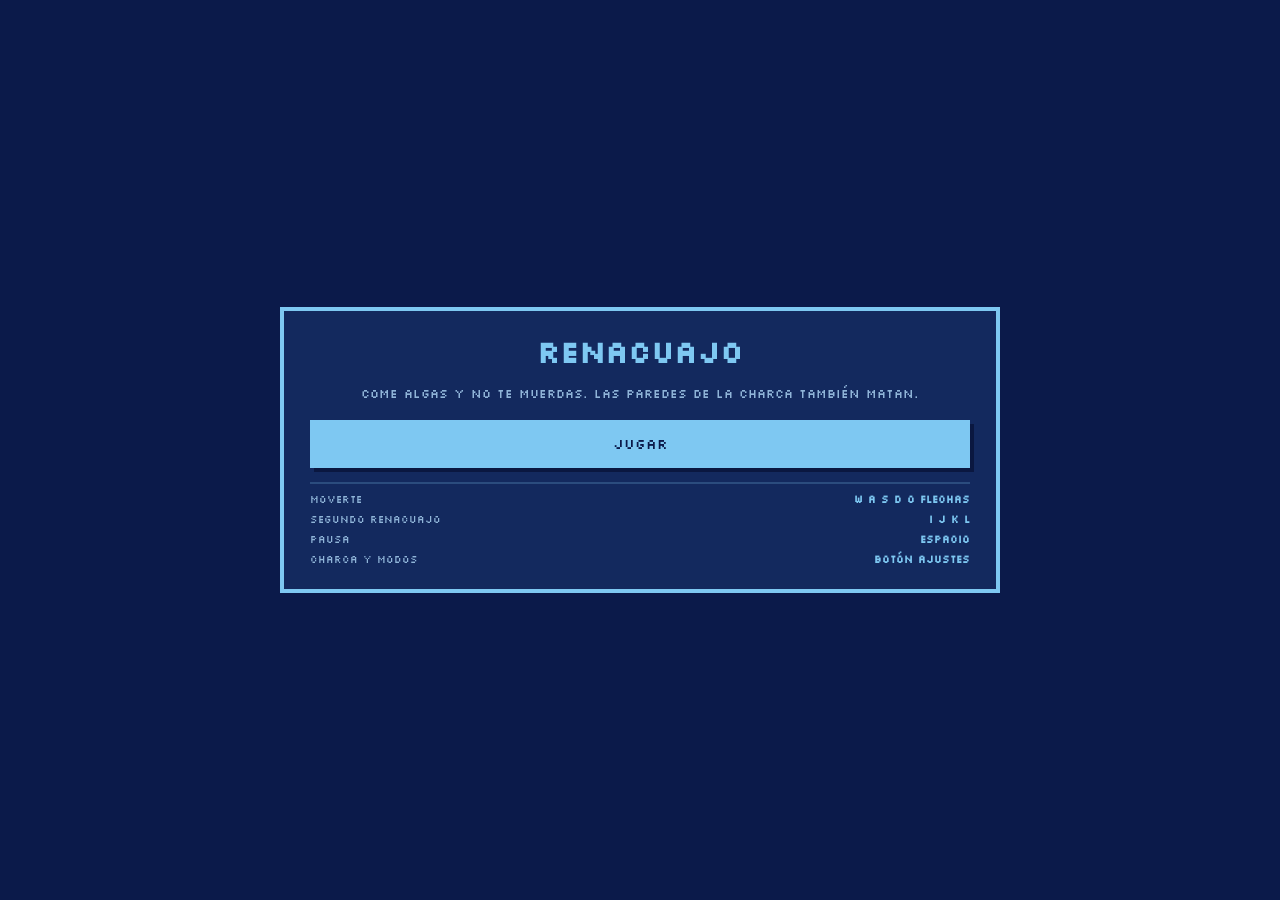
<file: games/renacuajo/index.html>
<!doctype html>
<html lang="es">
<head>
<meta charset="utf-8">
<meta name="viewport" content="width=device-width, initial-scale=1, viewport-fit=cover, user-scalable=no">
<title>Renacuajo — Stumpffia</title>
<meta name="theme-color" content="#0B1A4A">
<meta name="color-scheme" content="dark">
<link rel="icon" href="/assets/img/icon-192.png" type="image/png">
<link rel="manifest" href="/manifest.webmanifest">
<link rel="stylesheet" href="/assets/css/pixel.css">
<link rel="stylesheet" href="/assets/css/consola.css">
<style>
  #capa-reglas {
    margin:0; padding:8px 0 0; border-top:2px solid var(--borde);
    display:grid; gap:5px; font-size:10px; text-align:left;
  }
  #capa-reglas.oculto { display:none; }
  #capa-reglas > div {  display:flex; align-items:baseline; justify-content:space-between; gap:8px; }
  #capa-reglas > div > span {  color:var(--apagado); }
  .modos { display:grid; gap:5px; width:100%; }
  .modo {
    display:flex; align-items:flex-start; gap:8px; text-align:left;
    padding:7px 9px; cursor:pointer;
    background:var(--carcasa); box-shadow:inset 0 0 0 2px var(--borde);
  }
  .modo[aria-pressed="true"] { box-shadow:inset 0 0 0 2px var(--claro); background:var(--tubo); }
  .modo b { font-size:10px; color:var(--claro); white-space:nowrap; }
  .modo i { font-style:normal; font-size:8px; color:var(--apagado); line-height:1.5; }
  .modo-texto { display:flex; flex-direction:column; gap:2px; }
  .marca { width:13px; height:13px; flex:none; margin-top:1px; box-shadow:inset 0 0 0 2px var(--borde); }
  .modo[aria-pressed="true"] .marca { background:var(--claro); box-shadow:inset 0 0 0 2px var(--claro); }
  /* el segundo mando del multijugador */
  #mando2 { display:none; }
  body.dos #mando2 { display:flex; }
  @media (min-width: 820px) and (min-height: 540px) { #mando2 { display:none !important; } }

  /* Los ajustes mandan sobre los estilos generales de la tarjeta. */
  #capa-reglas > div.ajustes { display:grid; gap:12px; }
  .ajustes .ajuste { display:flex; align-items:center; justify-content:space-between; gap:10px; flex-wrap:wrap; }
  .capa .tarjeta .ajustes .modo {
    width:100%; background:var(--carcasa); color:var(--claro);
    min-height:0; margin:0; box-shadow:inset 0 0 0 2px var(--borde);
    display:flex; align-items:flex-start; gap:8px; text-align:left; padding:8px 10px;
  }
  .capa .tarjeta .ajustes .modo[aria-pressed="true"] {
    background:var(--tubo); box-shadow:inset 0 0 0 2px var(--claro);
  }
  .capa .tarjeta .ajustes .opciones button,
  .capa .tarjeta .ajustes .contador button {
    width:auto; background:var(--carcasa); color:var(--claro); min-height:0; margin:0;
  }
  .capa .tarjeta .ajustes .opciones button[aria-pressed="true"] {
    background:var(--claro); color:var(--marino);
  }
  .capa .tarjeta .ajustes .contador button { width:32px; height:32px; }

  /* En pantalla ancha, etiqueta a la izquierda y opciones repartidas. */
  @media (min-width: 720px) {
    .ajustes .ajuste { display:grid; grid-template-columns:150px 1fr; align-items:center; }
    .ajustes .opciones { flex:1 1 auto; min-width:0; display:grid; grid-template-columns:repeat(auto-fit,minmax(104px,1fr)); gap:8px; }
    .capa .tarjeta .ajustes .opciones button { width:100%; padding:11px 6px; font-size:11px; }
    .ajustes .contador { justify-content:flex-start; }
  }
</style>
</head>
<body>

<div class="consola">
  <div class="lateral izq" aria-hidden="true"></div>
  <div class="centro">
    <div class="pantalla">
      <canvas id="lienzo"></canvas>
    </div>

    <div class="datos" id="hud">
      <div class="ficha"><span>LARGO</span><b id="largo">1</b></div>
      <div class="ficha"><span>ALGAS</span><b id="comidas">0</b></div>
      <div class="ficha"><span>RÉCORD</span><b id="record">0</b></div>
      <div class="ficha" id="ficha-extra"><span>PASOS</span><b id="extra">—</b></div>
    </div>

    <div class="botonera">
      <button id="btn-pausa">PAUSA</button>
      <button id="btn-ajustes">AJUSTES</button>
      <a href="/">SALIR</a>
    </div>
  </div>
  <div class="lateral der" aria-hidden="true">
    <div class="perilla" style="--giro:-38deg"></div>
    <div class="perilla" style="--giro:22deg"></div>
    <div class="perilla" style="--giro:65deg"></div>
    <div class="encendido">&#9211;</div>
  </div>

  <div class="mando" id="mando">
    <div class="cruz">
      <button data-tecla="KeyW" style="--pos:1/2">▲</button>
      <button data-tecla="KeyA" style="--pos:2/1">◀</button>
      <button data-tecla="KeyD" style="--pos:2/3">▶</button>
      <button data-tecla="KeyS" style="--pos:3/2">▼</button>
    </div>
    <div class="cruz" id="mando2">
      <button data-tecla="KeyI" style="--pos:1/2">▲</button>
      <button data-tecla="KeyJ" style="--pos:2/1">◀</button>
      <button data-tecla="KeyL" style="--pos:2/3">▶</button>
      <button data-tecla="KeyK" style="--pos:3/2">▼</button>
    </div>
  </div>
</div>
<div class="capa" id="capa">
  <div class="tarjeta">
    <h1 id="capa-titulo">Renacuajo</h1>
    <p id="capa-texto"></p>
    <button id="capa-boton">Jugar</button>
    <div id="capa-reglas"></div>
  </div>
</div>

<script>
"use strict";

/* ════════════════════════════════════════════════════════════════════
   RENACUAJO — Stumpffia
   La serpiente de toda la vida, pero es un renacuajo comiendo algas.
   Un solo archivo, sin librerías, sin peticiones de red.
   ════════════════════════════════════════════════════════════════════ */

const MARINO = "#0B1A4A";
const CLARO  = "#7EC8F2";
const MEDIO  = "#2E53A6";


/* ───────────────── Sprites ─────────────────
   Dibujados a mano en 8x8: 1 se pinta, 0 es agua. El renacuajo mira hacia
   donde va, el cuerpo se estrecha hacia la cola y las algas tienen hoja. */

const DIBUJOS = {
  cabeza_abajo: [
    "00111100","01111110","11011011","11111111",
    "11111111","01111110","00111100","00011000"],
  cabeza_arriba: [
    "00011000","00111100","01111110","11111111",
    "11111111","11011011","01111110","00111100"],
  cabeza_derecha: [
    "00111000","01111100","11111110","11011111",
    "11011111","11111110","01111100","00111000"],
  cabeza_izquierda: [
    "00011100","00111110","01111111","11111011",
    "11111011","01111111","00111110","00011100"],
  cuerpo: [
    "00000000","00111100","01111110","01111110",
    "01111110","01111110","00111100","00000000"],
  cola: [
    "00000000","00000000","00011000","00111100",
    "00111100","00011000","00000000","00000000"],
  alga: [
    "00011000","00111100","01111110","01111110",
    "00111100","00011000","00011000","00111100"],
  alga_rara: [
    "00011000","00100100","01011010","01011010",
    "00100100","00011000","00011000","00111100"],
  puente: [
    "11111111","10000001","10111101","10111101",
    "10111101","10111101","10000001","11111111"]
};

const LADO_SPRITE = 8;
const NOMBRES_SPRITE = Object.keys(DIBUJOS);
const INDICE_SPRITE = {};
NOMBRES_SPRITE.forEach(function (n, i) { INDICE_SPRITE[n] = i; });

/* Una hoja por color, para no repintar en cada cuadro. */
function hojaSprites(color) {
  const c = document.createElement("canvas");
  c.width = LADO_SPRITE * NOMBRES_SPRITE.length; c.height = LADO_SPRITE;
  const g = c.getContext("2d");
  const img = g.createImageData(c.width, LADO_SPRITE);
  const rgb = [parseInt(color.slice(1,3),16), parseInt(color.slice(3,5),16), parseInt(color.slice(5,7),16)];
  NOMBRES_SPRITE.forEach(function (nombre, n) {
    const filas = DIBUJOS[nombre];
    for (let y = 0; y < LADO_SPRITE; y++) {
      for (let x = 0; x < LADO_SPRITE; x++) {
        if (filas[y][x] !== "1") continue;
        const o = (y * c.width + n * LADO_SPRITE + x) * 4;
        img.data[o] = rgb[0]; img.data[o+1] = rgb[1]; img.data[o+2] = rgb[2]; img.data[o+3] = 255;
      }
    }
  });
  g.putImageData(img, 0, 0);
  return c;
}

const HOJAS = {};
function hoja(color) {
  if (!HOJAS[color]) HOJAS[color] = hojaSprites(color);
  return HOJAS[color];
}

/* ───────────────── Ajustes ───────────────── */

const TAMANOS = [
  { nombre: "12 × 12", w: 12, h: 12 },
  { nombre: "20 × 15", w: 20, h: 15 },
  { nombre: "30 × 20", w: 30, h: 20 },
  { nombre: "40 × 30", w: 40, h: 30 },
  { nombre: "60 × 40", w: 60, h: 40 },
  { nombre: "100 × 100", w: 100, h: 100 }
];

const MODOS = [
  { id: "puentes",   nombre: "Puentes",      texto: "Unos cuantos puentes por los que se cruza por encima del renacuajo." },
  { id: "oscuridad", nombre: "Oscuridad",    texto: "Solo se ve un haz de luz alrededor de la cabeza." },
  { id: "doble",     nombre: "Multijugador", texto: "Un segundo renacuajo con I J K L." },
  { id: "misterio",  nombre: "Alga misteriosa", texto: "Algunas algas no se sabe qué hacen hasta comerlas." },
  { id: "voltear",   nombre: "Da la vuelta", texto: "Con cada alga, la cola pasa a ser la cabeza." },
  { id: "pasos",     nombre: "Pasos contados", texto: "Tienes un número de pasos para llegar al alga siguiente." }
];

const ajustes = {
  tamano: 2,
  algas: 3,
  activos: {}      // qué modos están encendidos
};

function leerAjustes() {
  try {
    const g = JSON.parse(localStorage.getItem("stumpffia:renacuajo:ajustes") || "{}");
    if (typeof g.tamano === "number") ajustes.tamano = Math.min(TAMANOS.length - 1, Math.max(0, g.tamano));
    if (typeof g.algas === "number") ajustes.algas = Math.min(20, Math.max(1, g.algas));
    if (g.activos) ajustes.activos = g.activos;
  } catch (e) {}
}
function guardarAjustes() {
  try { localStorage.setItem("stumpffia:renacuajo:ajustes", JSON.stringify(ajustes)); } catch (e) {}
}
const modoActivo = (id) => !!ajustes.activos[id];

function leerRecord() {
  try { return parseInt(localStorage.getItem("stumpffia:renacuajo"), 10) || 0; } catch (e) { return 0; }
}
function guardarRecord(v) {
  try { localStorage.setItem("stumpffia:renacuajo", String(v)); } catch (e) {}
}

/* ───────────────── Estado ───────────────── */

const DIRS = {
  arriba:    { dx: 0, dy:-1 },
  abajo:     { dx: 0, dy: 1 },
  izquierda: { dx:-1, dy: 0 },
  derecha:   { dx: 1, dy: 0 }
};
const CONTRARIA = { arriba:"abajo", abajo:"arriba", izquierda:"derecha", derecha:"izquierda" };

/* efectos de las algas misteriosas */
const SORPRESAS = ["congela", "corre", "invierte", "recorta"];

const juego = {
  estado: "menu",          // menu | ajustes | jugando | pausa | fin
  ancho: 0, alto: 0,
  renacuajos: [],
  algas: [],
  puentes: [],
  paso: 0,                 // segundos acumulados
  comidas: 0,
  pasosRestantes: 0,
  record: leerRecord()
};

function nuevoRenacuajo(x, y, teclas, nombre) {
  return {
    cuerpo: [{ x: x, y: y }],
    dir: "derecha", siguiente: "derecha", fila: [],
    teclas: teclas, nombre: nombre,
    vivo: true, crecer: 2,
    congelado: 0, rapido: 0, invertido: 0
  };
}

/* ───────────────── Tablero ───────────────── */

function libreParaAlga(x, y) {
  for (const r of juego.renacuajos) {
    for (const c of r.cuerpo) if (c.x === x && c.y === y) return false;
  }
  for (const a of juego.algas) if (a.x === x && a.y === y) return false;
  for (const p of juego.puentes) if (p.x === x && p.y === y) return false;
  return true;
}

function ponerAlga() {
  for (let intento = 0; intento < 900; intento++) {
    const x = Math.floor(Math.random() * juego.ancho);
    const y = Math.floor(Math.random() * juego.alto);
    if (!libreParaAlga(x, y)) continue;
    /* Con el modo puesto, todas las algas son locas: ninguna normal. */
    const misteriosa = modoActivo("misterio");
    juego.algas.push({
      x: x, y: y,
      sorpresa: misteriosa ? SORPRESAS[Math.floor(Math.random() * SORPRESAS.length)] : null
    });
    return true;
  }
  return false;
}

function ponerPuentes() {
  juego.puentes = [];
  if (!modoActivo("puentes")) return;
  const cuantos = Math.max(2, Math.round(juego.ancho * juego.alto / 90));
  for (let i = 0; i < cuantos; i++) {
    for (let intento = 0; intento < 200; intento++) {
      const x = 1 + Math.floor(Math.random() * (juego.ancho - 2));
      const y = 1 + Math.floor(Math.random() * (juego.alto - 2));
      if (!libreParaAlga(x, y)) continue;
      juego.puentes.push({ x: x, y: y });
      break;
    }
  }
}
const hayPuente = (x, y) => juego.puentes.some(function (p) { return p.x === x && p.y === y; });

/* ───────────────── Empezar ───────────────── */

function pasosConcedidos() {
  return Math.round((juego.ancho + juego.alto) * 1.6);
}

function empezar() {
  const t = TAMANOS[ajustes.tamano];
  juego.ancho = t.w; juego.alto = t.h;
  juego.algas = [];
  juego.comidas = 0;
  juego.paso = 0;

  const y = Math.floor(juego.alto / 2);
  juego.renacuajos = [nuevoRenacuajo(Math.floor(juego.ancho / 4), y,
    { KeyW:"arriba", KeyS:"abajo", KeyA:"izquierda", KeyD:"derecha",
      ArrowUp:"arriba", ArrowDown:"abajo", ArrowLeft:"izquierda", ArrowRight:"derecha" }, "Uno")];

  if (modoActivo("doble")) {
    const dos = nuevoRenacuajo(Math.floor(juego.ancho * 3 / 4), y,
      { KeyI:"arriba", KeyK:"abajo", KeyJ:"izquierda", KeyL:"derecha" }, "Dos");
    dos.dir = dos.siguiente = "izquierda"; dos.fila = [];
    juego.renacuajos.push(dos);
  }
  document.body.classList.toggle("dos", modoActivo("doble"));

  ponerPuentes();
  for (let i = 0; i < ajustes.algas; i++) ponerAlga();
  juego.pasosRestantes = pasosConcedidos();

  juego.estado = "jugando";
  capa.classList.remove("visible");
  ajustar();
}

/* ───────────────── Movimiento ───────────────── */

function velocidad(r) {
  const base = 0.16 - Math.min(0.07, juego.comidas * 0.002);
  return r.rapido > 0 ? base / 2 : base;
}

function avanzar(r) {
  if (!r.vivo) return;
  if (r.congelado > 0) return;

  if (r.fila.length) r.siguiente = r.fila.shift();   // el giro que esperaba turno
  r.dir = r.siguiente;
  const d = DIRS[r.dir];
  const cabeza = r.cuerpo[0];
  const nx = cabeza.x + d.dx, ny = cabeza.y + d.dy;

  /* las paredes matan */
  if (nx < 0 || ny < 0 || nx >= juego.ancho || ny >= juego.alto) { morir(r, "Te diste contra la orilla."); return; }

  /* chocar consigo mismo o con el otro, salvo que haya puente */
  if (!hayPuente(nx, ny)) {
    for (const otro of juego.renacuajos) {
      for (let i = 0; i < otro.cuerpo.length; i++) {
        const c = otro.cuerpo[i];
        if (c.x !== nx || c.y !== ny) continue;
        if (otro === r && i === otro.cuerpo.length - 1 && r.crecer === 0) continue;  // la cola se va
        morir(r, otro === r ? "Te mordiste la cola." : "Chocaste con el otro renacuajo.");
        return;
      }
    }
  }

  r.cuerpo.unshift({ x: nx, y: ny });

  const i = juego.algas.findIndex(function (a) { return a.x === nx && a.y === ny; });
  if (i !== -1) {
    const alga = juego.algas[i];
    juego.algas.splice(i, 1);
    comer(r, alga);
    ponerAlga();
  }

  if (r.crecer > 0) r.crecer--;
  else r.cuerpo.pop();
}

function comer(r, alga) {
  juego.comidas++;
  juego.pasosRestantes = pasosConcedidos();

  if (alga.sorpresa === "congela") r.congelado = 3;
  else if (alga.sorpresa === "corre") r.rapido = 3;
  else if (alga.sorpresa === "invierte") r.invertido = 8;
  else if (alga.sorpresa === "recorta") {
    for (let k = 0; k < 2 && r.cuerpo.length > 2; k++) r.cuerpo.pop();
  } else {
    r.crecer += 1;
  }

  if (modoActivo("voltear")) {
    r.cuerpo.reverse();
    const cabeza = r.cuerpo[0], segundo = r.cuerpo[1] || cabeza;
    r.fila.length = 0;
    r.dir = r.siguiente =
      cabeza.x > segundo.x ? "derecha" : cabeza.x < segundo.x ? "izquierda" :
      cabeza.y > segundo.y ? "abajo" : "arriba";
  }

  const largo = Math.max.apply(null, juego.renacuajos.map(function (o) { return o.cuerpo.length; }));
  if (largo > juego.record) { juego.record = largo; guardarRecord(juego.record); }
}

function morir(r, porque) {
  r.vivo = false;
  if (juego.renacuajos.some(function (o) { return o.vivo; })) return;
  terminar(porque);
}

function terminar(porque) {
  juego.estado = "fin";
  const largo = Math.max.apply(null, juego.renacuajos.map(function (o) { return o.cuerpo.length; }));
  window.__verReglas = true;
  mostrarCapa("Se acabó", porque, "Otra vez",
    [["Algas comidas", juego.comidas], ["Largo máximo", largo], ["Tu récord", juego.record]]);
}

/* ───────────────── Bucle ───────────────── */

function actualizar(dt) {
  if (juego.estado !== "jugando") return;
  juego.paso += dt;

  for (const r of juego.renacuajos) {
    for (const efecto of ["congelado", "rapido", "invertido"]) {
      if (r[efecto] > 0) r[efecto] = Math.max(0, r[efecto] - dt);
    }
  }

  const r0 = juego.renacuajos[0];
  if (juego.paso < velocidad(r0)) return;
  juego.paso = 0;

  for (const r of juego.renacuajos) avanzar(r);

  if (modoActivo("pasos")) {
    juego.pasosRestantes--;
    if (juego.pasosRestantes <= 0) terminar("Te quedaste sin pasos.");
  }
}

/* ───────────────── Dibujo ───────────────── */

const lienzo = document.getElementById("lienzo");
const ctx = lienzo.getContext("2d", { alpha: false });
let celda = 10, ox = 0, oy = 0;

function ajustar() {
  const w = lienzo.clientWidth || 320, h = lienzo.clientHeight || 240;
  lienzo.width = w; lienzo.height = h;
  ctx.imageSmoothingEnabled = false;
  celda = Math.max(2, Math.floor(Math.min(w / juego.ancho, h / juego.alto)));
  ox = Math.floor((w - juego.ancho * celda) / 2);
  oy = Math.floor((h - juego.alto * celda) / 2);
}
window.addEventListener("resize", ajustar);
if (window.ResizeObserver) new ResizeObserver(ajustar).observe(lienzo);

function cuadro(x, y, color, encoger) {
  const m = encoger || 0;
  ctx.fillStyle = color;
  ctx.fillRect(ox + x * celda + m, oy + y * celda + m, celda - m * 2, celda - m * 2);
}

/* Pinta un sprite en una casilla. Por debajo de 6 px el dibujo no se
   distingue, así que ahí se vuelve a un cuadrado liso. */
function sprite(nombre, x, y, color) {
  if (celda < 6) { cuadro(x, y, color, Math.max(0, Math.floor(celda / 6))); return; }
  const n = INDICE_SPRITE[nombre];
  if (n === undefined) return;
  ctx.drawImage(hoja(color), n * LADO_SPRITE, 0, LADO_SPRITE, LADO_SPRITE,
                ox + x * celda, oy + y * celda, celda, celda);
}

function dibujar() {
  ctx.fillStyle = MARINO;
  ctx.fillRect(0, 0, lienzo.width, lienzo.height);

  /* la charca */
  ctx.fillStyle = "#102456";
  ctx.fillRect(ox, oy, juego.ancho * celda, juego.alto * celda);

  /* la orilla */
  ctx.strokeStyle = CLARO;
  ctx.lineWidth = Math.max(2, Math.floor(celda / 5));
  ctx.strokeRect(ox - ctx.lineWidth / 2, oy - ctx.lineWidth / 2,
                 juego.ancho * celda + ctx.lineWidth, juego.alto * celda + ctx.lineWidth);

  for (const p of juego.puentes) sprite("puente", p.x, p.y, MEDIO);

  for (const a of juego.algas) {
    sprite(a.sorpresa ? "alga_rara" : "alga", a.x, a.y, a.sorpresa ? "#9FD4F5" : CLARO);
  }

  juego.renacuajos.forEach(function (r, n) {
    const color = !r.vivo ? "#3A5A9A" : (n === 0 ? CLARO : MEDIO);
    for (let i = r.cuerpo.length - 1; i >= 0; i--) {
      const c = r.cuerpo[i];
      if (i === 0) sprite("cabeza_" + r.dir, c.x, c.y, r.vivo ? "#FFFFFF" : color);
      else if (i === r.cuerpo.length - 1 && r.cuerpo.length > 2) sprite("cola", c.x, c.y, color);
      else sprite("cuerpo", c.x, c.y, color);
    }
  });

  /* el haz de luz del modo oscuridad */
  if (modoActivo("oscuridad") && juego.estado === "jugando") {
    const radio = celda * 4.5;
    ctx.save();
    ctx.fillStyle = "rgba(11,26,74,.94)";
    ctx.beginPath();
    ctx.rect(0, 0, lienzo.width, lienzo.height);
    for (const r of juego.renacuajos) {
      if (!r.vivo) continue;
      const c = r.cuerpo[0];
      ctx.moveTo(ox + (c.x + 0.5) * celda + radio, oy + (c.y + 0.5) * celda);
      ctx.arc(ox + (c.x + 0.5) * celda, oy + (c.y + 0.5) * celda, radio, 0, Math.PI * 2, true);
    }
    ctx.fill("evenodd");
    ctx.restore();
  }
}

/* ───────────────── Marcador ───────────────── */

const elLargo = document.getElementById("largo");
const elComidas = document.getElementById("comidas");
const elRecord = document.getElementById("record");
const elExtra = document.getElementById("extra");
const fichaExtra = document.getElementById("ficha-extra");

function pintarMarcador() {
  const r0 = juego.renacuajos[0];
  elLargo.textContent = r0 ? r0.cuerpo.length : 0;
  elComidas.textContent = juego.comidas;
  elRecord.textContent = juego.record;

  if (modoActivo("pasos")) {
    fichaExtra.firstChild.textContent = "PASOS";
    elExtra.textContent = Math.max(0, juego.pasosRestantes);
    fichaExtra.classList.toggle("urgente", juego.pasosRestantes < 12 && juego.estado === "jugando");
  } else if (modoActivo("doble") && juego.renacuajos[1]) {
    fichaExtra.firstChild.textContent = "LARGO DOS";
    elExtra.textContent = juego.renacuajos[1].cuerpo.length;
    fichaExtra.classList.remove("urgente");
  } else {
    fichaExtra.firstChild.textContent = "MODOS";
    const n = Object.keys(ajustes.activos).filter(modoActivo).length;
    elExtra.textContent = n ? n : "—";
    fichaExtra.classList.remove("urgente");
  }
}

/* ───────────────── Pantallas ───────────────── */

const capa = document.getElementById("capa");
const capaTitulo = document.getElementById("capa-titulo");
const capaTexto = document.getElementById("capa-texto");
const capaBoton = document.getElementById("capa-boton");
const capaReglas = document.getElementById("capa-reglas");

function mostrarCapa(titulo, texto, boton, filas) {
  /* La capa vive fuera de la carcasa, porque el recorte de las esquinas
     recortaba también lo que tuviera dentro. Para la pausa se encaja a mano
     encima del tubo. */
  const dentro = !!window.__enPantalla;
  window.__enPantalla = false;
  capa.classList.toggle("dentro", dentro);
  if (dentro) {
    const p = document.querySelector(".pantalla").getBoundingClientRect();
    capa.style.left = p.left + 4 + "px"; capa.style.top = p.top + 4 + "px";
    capa.style.width = p.width - 8 + "px"; capa.style.height = p.height - 8 + "px";
  } else {
    capa.style.left = capa.style.top = capa.style.width = capa.style.height = "";
  }
  capaReglas.classList.toggle("oculto", !window.__verReglas);
  window.__verReglas = false;

  capaTitulo.textContent = titulo;
  capaTexto.textContent = texto;
  capaBoton.textContent = boton;
  capaBoton.hidden = false;
  capaReglas.innerHTML = "";
  for (const fila of filas || []) {
    const d = document.createElement("div");
    const s = document.createElement("span"); s.textContent = fila[0];
    const b = document.createElement("b"); b.textContent = fila[1];
    d.appendChild(s); d.appendChild(b);
    capaReglas.appendChild(d);
  }
  capa.classList.add("visible");
}

/* ───────────────── La pantalla de ajustes ───────────────── */

function abrirAjustes() {
  juego.estado = "ajustes";
  capa.classList.remove("dentro");
  capaTitulo.textContent = "Ajustes";
  capaTexto.textContent = "La charca, las algas y los modos. Se puede mezclar lo que quieras.";
  capaBoton.textContent = "Jugar";
  capaBoton.hidden = false;
  capaReglas.classList.remove("oculto");
  capaReglas.innerHTML = "";

  /* tamaño de la charca */
  const fTam = document.createElement("div");
  fTam.className = "ajuste";
  const eTam = document.createElement("span"); eTam.textContent = "Charca";
  const oTam = document.createElement("div"); oTam.className = "opciones";
  /* Ancho y columnas puestos aquí: en la hoja se los comía la especificidad. */
  oTam.style.cssText = "flex:1;display:grid;width:100%;gap:8px;" +
    "grid-template-columns:repeat(" + (innerWidth >= 720 ? 3 : 2) + ",1fr)";
  TAMANOS.forEach(function (t, i) {
    const b = document.createElement("button");
    b.textContent = t.nombre;
    b.setAttribute("aria-pressed", String(i === ajustes.tamano));
    b.addEventListener("click", function () {
      ajustes.tamano = i; guardarAjustes(); abrirAjustes();
    });
    oTam.appendChild(b);
  });
  fTam.style.cssText = "display:flex;align-items:center;gap:12px";
  fTam.appendChild(eTam); fTam.appendChild(oTam);

  /* cuántas algas */
  const fAlg = document.createElement("div");
  fAlg.className = "ajuste";
  const eAlg = document.createElement("span"); eAlg.textContent = "Algas a la vez";
  const cAlg = document.createElement("div"); cAlg.className = "contador";
  const menos = document.createElement("button"); menos.textContent = "−";
  const valor = document.createElement("b"); valor.textContent = ajustes.algas;
  const mas = document.createElement("button"); mas.textContent = "+";
  menos.addEventListener("click", function () {
    ajustes.algas = Math.max(1, ajustes.algas - 1); valor.textContent = ajustes.algas; guardarAjustes();
  });
  mas.addEventListener("click", function () {
    ajustes.algas = Math.min(20, ajustes.algas + 1); valor.textContent = ajustes.algas; guardarAjustes();
  });
  cAlg.appendChild(menos); cAlg.appendChild(valor); cAlg.appendChild(mas);
  fAlg.appendChild(eAlg); fAlg.appendChild(cAlg);

  /* los modos, que se encienden sueltos o mezclados */
  const lista = document.createElement("div");
  lista.className = "modos";
  for (const m of MODOS) {
    const b = document.createElement("button");
    b.className = "modo";
    b.setAttribute("aria-pressed", String(modoActivo(m.id)));
    const marca = document.createElement("span"); marca.className = "marca";
    const texto = document.createElement("span"); texto.className = "modo-texto";
    const nombre = document.createElement("b"); nombre.textContent = m.nombre;
    const detalle = document.createElement("i"); detalle.textContent = m.texto;
    texto.appendChild(nombre); texto.appendChild(detalle);
    b.appendChild(marca); b.appendChild(texto);
    b.addEventListener("click", function () {
      ajustes.activos[m.id] = !modoActivo(m.id);
      guardarAjustes();
      b.setAttribute("aria-pressed", String(modoActivo(m.id)));
    });
    lista.appendChild(b);
  }

  const ajusteCaja = document.createElement("div");
  ajusteCaja.className = "ajustes";
  ajusteCaja.appendChild(fTam);
  ajusteCaja.appendChild(fAlg);
  ajusteCaja.appendChild(lista);
  capaReglas.appendChild(ajusteCaja);

  capa.classList.add("visible");
}

function botonCapa() {
  if (juego.estado === "pausa") { juego.estado = "jugando"; capa.classList.remove("visible"); }
  else empezar();
}
capaBoton.addEventListener("click", botonCapa);
document.getElementById("btn-ajustes").addEventListener("click", abrirAjustes);
document.getElementById("btn-pausa").addEventListener("click", function () {
  if (juego.estado === "jugando") {
    juego.estado = "pausa";
    window.__enPantalla = true;
    mostrarCapa("Pausa", "", "Seguir", null);
  } else botonCapa();
});

/* ───────────────── Controles ───────────────── */

function pulsar(code) {
  if (juego.estado !== "jugando") return;
  for (const r of juego.renacuajos) {
    let quiere = r.teclas[code];
    if (!quiere) continue;
    if (r.invertido > 0) quiere = CONTRARIA[quiere];
    /* se compara con el último giro pedido, no con el actual, o una curva
       rápida acabaría dándose la vuelta encima de sí misma */
    const ultima = r.fila.length ? r.fila[r.fila.length - 1] : r.siguiente;
    if (r.cuerpo.length > 1 && quiere === CONTRARIA[ultima]) return;
    if (quiere === ultima) return;
    if (r.fila.length < 2) r.fila.push(quiere);
    return;
  }
}

addEventListener("keydown", function (e) {
  if (e.code === "Space" || e.code === "Enter") {
    e.preventDefault();
    if (juego.estado === "jugando") {
      juego.estado = "pausa";
      window.__enPantalla = true;
      mostrarCapa("Pausa", "", "Seguir", null);
    } else botonCapa();
    return;
  }
  if (e.repeat) return;
  pulsar(e.code);
  if (/^(Arrow|Key[WASDIJKL])/.test(e.code)) e.preventDefault();
});

for (const boton of document.querySelectorAll("#mando [data-tecla]")) {
  const code = boton.dataset.tecla;
  boton.addEventListener("pointerdown", function (e) { e.preventDefault(); pulsar(code); });
}

/* ───────────────── Marcha ───────────────── */

let ultimo = 0;
function marco(ahora) {
  requestAnimationFrame(marco);
  const dt = Math.min(0.05, (ahora - ultimo) / 1000 || 0);
  ultimo = ahora;
  actualizar(dt);
  if (juego.ancho) { dibujar(); pintarMarcador(); }
}

window.RENACUAJO = { juego, ajustes, empezar, actualizar, dibujar, pulsar, abrirAjustes,
                     ponerAlga, modoActivo, TAMANOS, MODOS, DIRS };

leerAjustes();
juego.ancho = TAMANOS[ajustes.tamano].w;
juego.alto = TAMANOS[ajustes.tamano].h;
ajustar();
window.__verReglas = true;
mostrarCapa("Renacuajo",
  "Come algas y no te muerdas. Las paredes de la charca también matan.",
  "Jugar",
  [["Moverte", "W A S D o flechas"],
   ["Segundo renacuajo", "I J K L"],
   ["Pausa", "Espacio"],
   ["Charca y modos", "botón AJUSTES"]]);
requestAnimationFrame(marco);
</script>

</body>
</html>
</file>
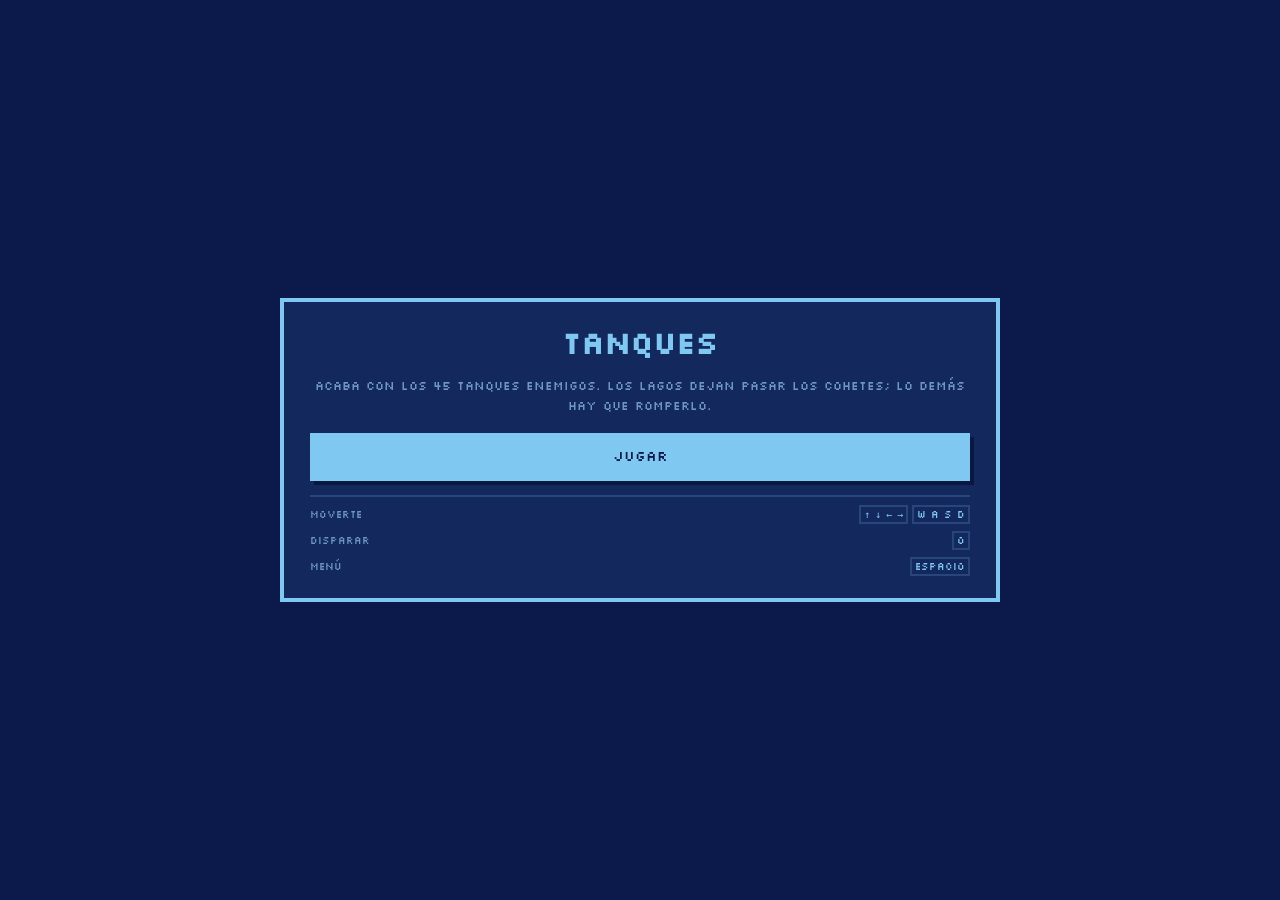
<file: games/tanques/index.html>
<!doctype html>
<html lang="es">
<head>
<meta charset="utf-8">
<meta name="viewport" content="width=device-width, initial-scale=1, viewport-fit=cover, user-scalable=no">
<title>Tanques — Stumpffia</title>
<meta name="theme-color" content="#0B1A4A">
<meta name="color-scheme" content="dark">
<link rel="icon" href="/assets/img/icon-192.png" type="image/png">
<link rel="manifest" href="/manifest.webmanifest">
<link rel="stylesheet" href="/assets/css/pixel.css">
<link rel="stylesheet" href="/assets/css/consola.css">
<style>
  /* las reglas: al principio se ven grandes, en pausa no estorban */
  #capa-reglas {
    margin:0; padding:8px 0 0; border-top:2px solid var(--borde);
    display:grid; gap:clamp(3px,.9vh,7px);
    font-size:clamp(7px,1.35vh,10px); text-align:left;
    overflow:auto; min-height:0;
  }
  #capa-reglas.oculto { display:none; }
  #capa-reglas > div {  display:flex; align-items:baseline; justify-content:space-between; gap:8px; }
  #capa-reglas > div > span {  color:var(--apagado); }
  #capa-reglas b, #capa-reglas kbd, #capa-reglas em {
    font:inherit; font-style:normal; white-space:nowrap; color:var(--claro);
  }
  #capa-reglas kbd { padding:2px 5px; box-shadow:inset 0 0 0 2px var(--borde); }
  #capa-reglas em { display:flex; gap:4px; }

  /* la ficha de poder solo sale cuando hay uno activo */
  #poder { display:none; }
  #poder.visible { display:flex; }
  :root {
    --marino:#0B1A4A;          /* fondo */
    --tarjeta:#13295E;         /* superficie de la tarjeta */
    --claro:#7EC8F2;           /* 9.1:1 sobre el fondo, 7.6:1 sobre la tarjeta */
    --apagado:#6E96C4;         /* 4.5:1 sobre la tarjeta */
    --borde:rgba(126,200,242,.18);
  }

  /* Marcador: vidas, munición y poder activo */

  /* Mando táctil: solo aparece si el aparato tiene pantalla táctil */

  /* Pantallas de menú, victoria y derrota */

  
    display:inline-block; margin-top:18px;
    color:var(--apagado); font-size:10px; font-weight:700; text-decoration:none;
  }
</style>
</head>
<body>

<div class="consola">
  <div class="lateral izq" aria-hidden="true"></div>
  <div class="centro">

    <div class="pantalla">
      <canvas id="lienzo"></canvas>
    </div>

    <div class="datos" id="hud">
      <div class="ficha"><span>VIDA</span><b id="vida">♥♥♥</b></div>
      <div class="ficha"><span>COHETES</span><b id="municion">5/5</b></div>
      <div class="ficha"><span>ENEMIGOS</span><b id="enemigos">45</b></div>
      <div class="ficha" id="poder"><span>PODER</span><b></b></div>
    </div>

    <div class="botonera">
      <button id="btn-pausa">PAUSA</button>
      <button id="btn-ajustes">AJUSTES</button>
      <a href="/">SALIR</a>
    </div>

  </div>
  <div class="lateral der" aria-hidden="true">
    <div class="perilla" style="--giro:-38deg"></div>
    <div class="perilla" style="--giro:22deg"></div>
    <div class="perilla" style="--giro:65deg"></div>
    <div class="encendido">&#9211;</div>
  </div>
  <div class="mando" id="mando">
    <div class="cruz">
      <button data-dir="arriba"    style="--pos:1/2">▲</button>
      <button data-dir="izquierda" style="--pos:2/1">◀</button>
      <button data-dir="derecha"   style="--pos:2/3">▶</button>
      <button data-dir="abajo"     style="--pos:3/2">▼</button>
    </div>
    <div class="acciones">
      <button class="accion" id="fuego"><span>FUEGO</span></button>
    </div>
  </div>
</div>
<div class="capa" id="capa">
  <div class="tarjeta">
    <h1 id="capa-titulo">Tanques</h1>
    <p id="capa-texto"></p>
    <button id="capa-boton">Jugar</button>
    <div class="controles" id="capa-reglas">
      <div><span>Moverte</span><em><kbd>↑ ↓ ← →</kbd><kbd>W A S D</kbd></em></div>
      <div><span>Disparar</span><kbd>O</kbd></div>
      <div><span>Menú</span><kbd>Espacio</kbd></div>
    </div>
  </div>
</div>

<script>
"use strict";

/* ════════════════════════════════════════════════════════════════════
   TANQUES — Stumpffia
   Un solo archivo, sin librerías, sin peticiones de red.
   Los sprites vienen empacados desde sprites/*.json con empacar.mjs.
   ════════════════════════════════════════════════════════════════════ */

/* SPRITES-INICIO */
// Generado por empacar.mjs desde sprites/*.json — no editar a mano.
const NOMBRES = ["tanque_arriba_1","tanque_arriba_2","tanque_abajo_1","tanque_abajo_2","tanque_derecha_1","tanque_derecha_2","tanque_izquierda_1","tanque_izquierda_2","suelo","piedras","troncos","barrera_metal","roca","lago_borde_no","lago_borde_n","lago_borde_ne","lago_borde_o","lago_agua","lago_borde_e","lago_borde_so","lago_borde_s","lago_borde_se","montana_cima","montana_ladera_izq","montana_ladera_der","montana_interior","objetos_cohete_arriba_1","objetos_cohete_arriba_2","objetos_cohete_derecha_1","objetos_cohete_derecha_2","objetos_cohete_abajo_1","objetos_cohete_abajo_2","objetos_cohete_izquierda_1","objetos_cohete_izquierda_2","objetos_supercohete_arriba_1","objetos_supercohete_arriba_2","objetos_supercohete_derecha_1","objetos_supercohete_derecha_2","objetos_supercohete_abajo_1","objetos_supercohete_abajo_2","objetos_supercohete_izquierda_1","objetos_supercohete_izquierda_2","objetos_explosion_explosion_1","objetos_explosion_explosion_2","objetos_explosion_explosion_3","objetos_poderes_velocidad_x2","objetos_poderes_dano_x2","objetos_poderes_cohetes_x2","objetos_poderes_supercohete"];
const BITS = "AYABgAGAYYatte23rbXtt6vV69er1evXrDXv92AGAAABgAGAAYBhhu23rbXtt62169er1evXq9XsN6/1YAYAAAAAYAbv96w169er1evXq9Xtt6217bettWGGAYABgAGAAABgBq/17Der1evXq9Xr16217bette23YYYBgAGAAYA/8Gqof/gAAD/wMPAvAC//L/8vADDwP/AAAH/4aqg/8D/wVVh/+AAAP/Aw8C8AL/8v/y8AMPA/8AAAf/hVWD/wD/wVVh/+AAAP/A8MAPT/9P/0APQPDA/8AAAf/hVWD/wP/BqqH/4AAA/8DwwA9P/0//QA9A8MD/wAAB/+GqoP/AAAAAAAEAAAAAAAAEAAAAAAAAAAAEAAAAAAAAAABAAAAAAAABwAPgB7HHc+PjYAHAAADwAfgD3OO98fmwAOAAAAAAfAD+AccBuwGrAbsDx4f/zjx9271avdu+PHfn4AAAAAAAAYAP//gAD//xgA//+AANtt//8YABgAGAA8AAAAAAAAAAPgD/gZ/Df2P+p/9X/W/ev71f+r/9V/qj/8AAAAAAAAAA8A8AMPBn8N+Qv3E/8X/xefF+cv/y//Lfkv9wAAAAD//wAA//////n59/f/////n5/n5//////5+ff3AAAAAPAADwDwwP5g/7D30P/I/+if6Ofo//T/9Pn09/Qv/y//L58v5y//L/8t+S/3L/8v/y+fL+cv/y//Lfkv9/////+fn+fn//////n59/f/////n5/n5//////5+ff3//T/9J+05/T/9P/0+fT39P/0//SftOf0//T/9Pn09/Qv/y//L58v5xf/F/8X+RP3C/8N/wZ/Aw8A8AAPAAAAAP////+fn+fn//////n59/f//////////wAA//8AAAAA//T/9J+05/T/6P/o+ej3yP/Q/7D+YPDADwDwAAAAAAABgAGAA8ADwAfgB8APoA/QH6gd0DvoP/R/6j+039r/9QABAAEAAwAPAB8APwBfAP8B/wH9A/sP/x//P79f3///gABAAKAAUACoAFQAqgDVAOqA9UD6oP1Q/qi/VN+q/9X///39+/v/////v7/f3//////9/fv7/////7+/39///wGAA8ADwAfgBmAGYAfgB+AH4A/wH/gZmAPAAYAAAAAAAYADwAPAB+AGYAZgB+AH4AfgD/Af+BmYAYADwAGAAYAAAAAAAAAMAA4AB/gX/j/PP88X/gf4DgAMAAAAAAAAAAAAAAAAAAwADgAH+Cf+/8//zyf+B/gOAAwAAAAAAAAAAAAAAAGAA8AZmB/4D/AH4AfgB+AGYAZgB+ADwAPAAYABgAGAA8ABgBmYH/gP8AfgB+AH4AZgBmAH4APAA8ABgAAAAAAAAAAwAHAf4H/o8/zz/H/oH+AAcAAwAAAAAAAAAAAAAAAAADAAcB/gf+Tz//P/f+Qf4ABwADAAAAAAAAABgAPAB+AP8A5wDnAP8AgQD/Af+D/8b/ZGYgfgA8ABgAGAA8AH4A/wDnAOcA/wCBAP8B/4P/xv9kZiF+gP8CfkAAAYAAwABgAP+D98f37vT+9Pf34/fA/4BgAMABgAAAAAABgAjAAmAE/4/3z/fu9P70//fv98T/gmAIwAGAAAAAGAA8AH4EZib/Y//B/4D/AIEA/wDnAOcA/wB+ADwAGAJ+QP8BfoRmJv9j/8H/gP8AgQD/AOcA5wD/AH4APAAYAAAAAYADAAYB/wPvx+/vL38vd+/j78H/AAYAAwABgAAAAAABgAMQBkH/I+/37/8vfy937/Pv8f8gBkADEAGAAAAAAAAAAACBAEIAGAA8AH4AfgA8ABgAQgCBAAAAAAAAAAAAGAIYQTyA/wHngcOHgeeB4cOB54D/ATyCGEAYAAAAAAQYIAABAIBCAAACAEgkGCQSAEAAAEIBAIAABBggAAf/6AAZjBjGGGMYYxjGGYwYABgOGKIYThioGA4YABf/5//oABoYWTyY/xj/GTyaGFgAGA4YohhOGKgYDhgAF//n/+gAGEEY45jjmOOZ99hBGAAYDhiiGE4YqBgOGAAX/+f/6AAYGBg8GH4YZhhmGH4YQhj/Gb2ZPJg8GBgYABf/4=";
/* SPRITES-FIN */

/* MAPA-INICIO */
// Vacío: cada partida genera su propio mapa.
// Para volver al mapa dibujado a mano:
//   node games/tanques/convertir-mapa.mjs games/tanques/mapaTanques.png 48
/* MAPA-FIN */

const MARINO = "#0B1A4A";
const CLARO  = "#7EC8F2";
const TAM    = 16;          // lado de un sprite, en píxeles

/* ───────────────── Atlas: los bits empacados se vuelven imágenes ───────────────── */

const indice = {};
NOMBRES.forEach((n, i) => { indice[n] = i; });

const bits = (() => {
  const bin = atob(BITS);
  const b = new Uint8Array(bin.length);
  for (let i = 0; i < bin.length; i++) b[i] = bin.charCodeAt(i);
  return b;
})();

function encendido(n, x, y) {
  const i = y * TAM + x;
  return (bits[n * 32 + (i >> 3)] >> (7 - (i & 7))) & 1;
}

/* Versiones de cada sprite:
     relleno  — el 0 se pinta de azul marino (para el terreno)
     recorte  — el 0 queda transparente (para tanques, cohetes, objetos)
   y, con un color propio, los bandos: verde los tuyos, rojo los contrarios,
   para saber de un vistazo a quién le estás disparando. */
/* El color de cada bando. El 0 siempre es el tuyo. */
const TINTAS = [
  [0x6f, 0xe3, 0xa8],   // verde
  [0xf2, 0x70, 0x5b],   // rojo
  [0xf2, 0xd3, 0x5b],   // amarillo
  [0xb9, 0x8b, 0xf2],   // morado
  [0xff, 0xff, 0xff]    // blanco
];
const NOMBRE_BANDO = ["VERDES", "ROJOS", "AMARILLOS", "MORADOS", "BLANCOS"];
function construirAtlas(modo, tinta) {
  const lienzo = document.createElement("canvas");
  lienzo.width = TAM * NOMBRES.length;
  lienzo.height = TAM;
  const ctx = lienzo.getContext("2d");
  const img = ctx.createImageData(lienzo.width, TAM);
  const cl = tinta || [0x7e, 0xc8, 0xf2], ma = [0x0b, 0x1a, 0x4a];

  for (let n = 0; n < NOMBRES.length; n++) {
    for (let y = 0; y < TAM; y++) {
      for (let x = 0; x < TAM; x++) {
        const o = (y * lienzo.width + n * TAM + x) * 4;
        const vivo = encendido(n, x, y);
        let color = null;
        if (vivo) {
          color = cl;
        } else if (modo === "relleno") {
          color = ma;
        }
        if (color) {
          img.data[o] = color[0]; img.data[o+1] = color[1];
          img.data[o+2] = color[2]; img.data[o+3] = 255;
        }
      }
    }
  }
  ctx.putImageData(img, 0, 0);
  return lienzo;
}

const ATLAS = {
  relleno: construirAtlas("relleno"),
  recorte: construirAtlas("recorte"),
  bandos:  TINTAS.map((t) => construirAtlas("recorte", t))
};

/* En "uno contra todos" cada tanque es su propio bando, así que ahí el color
   solo dice si eres tú o no. Por equipos, cada bando lleva el suyo. */
function tintaDe(t) {
  if (!ajustes.equipos) return t.equipo === 0 ? 0 : 1;
  return t.equipo % TINTAS.length;
}

/* ───────────────── El mundo ───────────────── */

/* Cada tipo de terreno: con qué sprite se dibuja, si bloquea al tanque,
   si bloquea al cohete y cuántos impactos aguanta. */
const TERRENO = {
  suelo:        { sprite:"suelo",        pasa:true,  balas:true,  vida:0 },
  borde:        { sprite:"barrera_metal",pasa:false, balas:false, vida:Infinity },
  piedras:      { sprite:"piedras",      pasa:false, balas:false, vida:1 },
  troncos:      { sprite:"troncos",      pasa:false, balas:false, vida:1 },
  barrera_metal:{ sprite:"barrera_metal",pasa:false, balas:false, vida:1 },
  roca:         { sprite:"roca",         pasa:false, balas:false, vida:1 },
  /* el lago es lo único que los cohetes cruzan */
  lago:         { sprite:"lago_agua",    pasa:false, balas:true,  vida:Infinity },
  /* la montaña aguanta dos impactos por bloque */
  montana:      { sprite:"montana_interior", pasa:false, balas:false, vida:2 }
};

const mundo = {
  ancho: 0, alto: 0,
  tipo: null,      // nombre de terreno por casilla
  sprite: null,    // qué sprite concreto usar (los lagos y montañas tienen bordes)
  vida: null,      // impactos que le quedan a la casilla
  rojo: null,      // true = aquí no caen poderes
  voltear: null    // true = ese sprite se pinta del revés (laderas de abajo)
};

function enMapa(x, y) { return x >= 0 && y >= 0 && x < mundo.ancho && y < mundo.alto; }
function tipoEn(x, y) { return enMapa(x, y) ? mundo.tipo[y * mundo.ancho + x] : "borde"; }
function pasaTanque(x, y) { return TERRENO[tipoEn(x, y)].pasa; }
function pasaBala(x, y)   { return TERRENO[tipoEn(x, y)].balas; }

function ponerCasilla(x, y, tipo, sprite, rojo) {
  if (!enMapa(x, y)) return;
  const i = y * mundo.ancho + x;
  mundo.tipo[i] = tipo;
  mundo.sprite[i] = sprite || TERRENO[tipo].sprite;
  mundo.vida[i] = TERRENO[tipo].vida;
  if (rojo !== undefined) mundo.rojo[i] = rojo;
  repintarCasilla(x, y);
}

/* Números al azar reproducibles: el mismo número de partida da el mismo mapa. */
let semilla = 1;
function azar() {
  semilla = (semilla * 1103515245 + 12345) & 0x7fffffff;
  return semilla / 0x7fffffff;
}
const entero = (n) => Math.floor(azar() * n);

/* --- Lagos y montañas se arman con las reglas que traen los sprites --- */

const ESQUINAS_LAGO = [
  ["lago_borde_no", "lago_borde_n", "lago_borde_ne"],
  ["lago_borde_o",  "lago_agua",    "lago_borde_e"],
  ["lago_borde_so", "lago_borde_s", "lago_borde_se"]
];

function dibujarLago(x0, y0, w, h) {
  for (let y = 0; y < h; y++) {
    for (let x = 0; x < w; x++) {
      const fy = y === 0 ? 0 : y === h - 1 ? 2 : 1;
      const fx = x === 0 ? 0 : x === w - 1 ? 2 : 1;
      ponerCasilla(x0 + x, y0 + y, "lago", ESQUINAS_LAGO[fy][fx], true);
    }
  }
}

function dibujarMontana(cx, y0, altura) {
  ponerCasilla(cx, y0, "montana", "montana_cima", true);
  for (let k = 1; k < altura; k++) {
    const y = y0 + k;
    ponerCasilla(cx - k, y, "montana", "montana_ladera_izq", true);
    ponerCasilla(cx + k, y, "montana", "montana_ladera_der", true);
    for (let x = cx - k + 1; x < cx + k; x++) {
      ponerCasilla(x, y, "montana", "montana_interior", true);
    }
  }
}

function libre(x0, y0, w, h) {
  for (let y = y0 - 1; y <= y0 + h; y++) {
    for (let x = x0 - 1; x <= x0 + w; x++) {
      if (!enMapa(x, y) || tipoEn(x, y) !== "suelo") return false;
    }
  }
  return true;
}

/* Elige la pieza de agua que toca según qué vecinos también son agua.
   Sirve igual para un lago del mapa que para el mar de fuera del marco. */
function piezaAgua(esAgua, x, y) {
  const n = esAgua(x, y-1), s = esAgua(x, y+1), o = esAgua(x-1, y), e = esAgua(x+1, y);
  if (!n && !o) return "lago_borde_no";
  if (!n && !e) return "lago_borde_ne";
  if (!s && !o) return "lago_borde_so";
  if (!s && !e) return "lago_borde_se";
  if (!n) return "lago_borde_n";
  if (!s) return "lago_borde_s";
  if (!o) return "lago_borde_o";
  if (!e) return "lago_borde_e";
  return "lago_agua";
}

const esLago = (x, y) => tipoEn(x, y) === "lago";
const esMar  = (x, y) => !enMapa(x, y);          // todo lo de fuera del marco

function spriteLago(x, y) { return piezaAgua(esLago, x, y); }
function spriteMar(x, y)  { return piezaAgua(esMar, x, y); }

/* Lo mismo para la montaña: cima arriba, laderas a los lados, relleno dentro. */
/* Devuelve [sprite, voltear]. Los sprites de ladera están dibujados para la
   mitad de arriba; en la mitad de abajo del rombo se pintan del revés, o la
   montaña acaba pareciendo un pino en vez de un rombo. */
function spriteMontana(x, y) {
  const m = (a, b) => tipoEn(a, b) === "montana";
  const arriba = m(x, y-1), abajo = m(x, y+1), izq = m(x-1, y), der = m(x+1, y);
  const sola = !izq && !der;
  if (sola && !arriba) return ["montana_cima", false];     // punta de arriba
  if (sola && !abajo)  return ["montana_cima", true];      // punta de abajo
  const bajo = !abajo && arriba;                           // está en el filo inferior
  if (!izq) return ["montana_ladera_izq", bajo];
  if (!der) return ["montana_ladera_der", bajo];
  return ["montana_interior", false];
}

/* Vuelca el mapa que dibujaste a mano (mapaTanques) sobre el mundo. */
function cargarMapa() {
  const alto = MAPA_FILAS.length, ancho = MAPA_FILAS[0].length;
  mundo.ancho = ancho; mundo.alto = alto;
  const n = ancho * alto;
  mundo.tipo = new Array(n); mundo.sprite = new Array(n);
  mundo.vida = new Array(n); mundo.rojo = new Array(n).fill(false);
  mundo.voltear = new Uint8Array(n);

  const porCodigo = {};
  for (const [nombre, codigo] of Object.entries(MAPA_CODIGOS)) porCodigo[codigo] = nombre;

  for (let y = 0; y < alto; y++) {
    for (let x = 0; x < ancho; x++) {
      const tipo = porCodigo[MAPA_FILAS[y][x]] || "suelo";
      ponerCasilla(x, y, tipo, null, MAPA_ROJAS[y][x] === "1");
    }
  }

  pintarBordes();
}

const MARCO = 2;             // grosor del marco rojo, en casillas

/* Hace crecer una mancha irregular desde un punto, como las que dibujaste a
   mano: se van añadiendo casillas vecinas al azar hasta llegar al tamaño. */
function mancha(cx, cy, casillas) {
  if (!enMapa(cx, cy) || tipoEn(cx, cy) !== "suelo") return [];
  const dentro = [[cx, cy]];
  const vistas = new Set([cy * mundo.ancho + cx]);
  let intentos = 0;

  while (dentro.length < casillas && intentos++ < casillas * 30) {
    const [bx, by] = dentro[entero(dentro.length)];
    const d = Object.values(DIRS)[entero(4)];
    const x = bx + d.dx, y = by + d.dy;
    const i = y * mundo.ancho + x;
    if (vistas.has(i)) continue;
    /* el marco no se toca, y las manchas no se pegan entre ellas */
    if (x <= MARCO || y <= MARCO || x >= mundo.ancho - MARCO - 1 || y >= mundo.alto - MARCO - 1) continue;
    if (tipoEn(x, y) !== "suelo") continue;
    vistas.add(i);
    dentro.push([x, y]);
  }
  return dentro;
}

/* Las montañas no son manchas: son rombos, que se leen mucho mejor. */
function rombo(cx, cy, radio) {
  const dentro = [];
  for (let dy = -radio; dy <= radio; dy++) {
    for (let dx = -radio; dx <= radio; dx++) {
      if (Math.abs(dx) + Math.abs(dy) > radio) continue;
      const x = cx + dx, y = cy + dy;
      if (x <= MARCO || y <= MARCO || x >= mundo.ancho - MARCO - 1 || y >= mundo.alto - MARCO - 1) continue;
      if (tipoEn(x, y) !== "suelo") continue;
      dentro.push([x, y]);
    }
  }
  return dentro;
}

/* ¿Queda al menos una casilla de suelo entre esta mancha y cualquier otra?
   En el dibujo original las regiones nunca se tocan, y así se leen sueltas. */
function separada(celdas) {
  const propias = new Set(celdas.map(([x, y]) => y * mundo.ancho + x));
  for (const [x, y] of celdas) {
    for (const d of Object.values(DIRS)) {
      const nx = x + d.dx, ny = y + d.dy;
      if (propias.has(ny * mundo.ancho + nx)) continue;
      const t = tipoEn(nx, ny);
      if (t !== "suelo" && t !== "borde") return false;
    }
  }
  return true;
}

/* Reparte unas cuantas piezas de un terreno por el mapa, sin pisarse. */
function sembrar(tipo, cuantas, minimo, maximo, comoRombo) {
  let puestas = 0;
  for (let intento = 0; intento < cuantas * 40 && puestas < cuantas; intento++) {
    const x = MARCO + 2 + entero(mundo.ancho - 2 * MARCO - 4);
    const y = MARCO + 2 + entero(mundo.alto - 2 * MARCO - 4);
    const tamano = minimo + entero(maximo - minimo + 1);
    const celdas = comoRombo ? rombo(x, y, tamano) : mancha(x, y, tamano);
    /* Un rombo a medias se ve roto, así que o cabe entero o se busca otro
       sitio. Las manchas sí valen aunque salgan algo más pequeñas. */
    const falta = comoRombo
      ? celdas.length < 2 * tamano * tamano + 2 * tamano + 1
      : celdas.length < Math.max(3, tamano * 0.5);
    if (falta || (comoRombo && !separada(celdas))) continue;
    for (const [cx, cy] of celdas) ponerCasilla(cx, cy, tipo);
    puestas++;
  }
  return puestas;
}

/* Elige las piezas de lago y montaña ya con todo el mapa puesto. */
function pintarBordes() {
  for (let y = 0; y < mundo.alto; y++) {
    for (let x = 0; x < mundo.ancho; x++) {
      const i = y * mundo.ancho + x;
      if (mundo.tipo[i] === "lago") mundo.sprite[i] = spriteLago(x, y);
      else if (mundo.tipo[i] === "montana") {
        const [nombre, revés] = spriteMontana(x, y);
        mundo.sprite[i] = nombre;
        mundo.voltear[i] = revés ? 1 : 0;
      }
    }
  }
}

/* Mientras quede un claro donde alguna casilla esté a más de "holgura" pasos
   de cualquier obstáculo, se siembra algo justo en el punto más despejado.
   Así quedan claros por todo el mapa, pero ninguno enorme. */
function rellenarClaros(holgura) {
  const n = mundo.ancho * mundo.alto;
  const sueltos = ["troncos", "barrera_metal", "roca", "piedras"];

  for (let ronda = 0; ronda < 80; ronda++) {
    const dist = new Int16Array(n).fill(-1);
    const cola = [];
    for (let i = 0; i < n; i++) {
      if (mundo.tipo[i] !== "suelo") { dist[i] = 0; cola.push(i); }
    }

    let cabeza = 0, lejano = -1, mayor = 0;
    while (cabeza < cola.length) {
      const p = cola[cabeza++];
      const x = p % mundo.ancho, y = (p / mundo.ancho) | 0;
      for (const d of Object.values(DIRS)) {
        const nx = x + d.dx, ny = y + d.dy;
        if (!enMapa(nx, ny)) continue;
        const q = ny * mundo.ancho + nx;
        if (dist[q] !== -1) continue;
        dist[q] = dist[p] + 1;
        if (dist[q] > mayor) { mayor = dist[q]; lejano = q; }
        cola.push(q);
      }
    }

    if (mayor <= holgura || lejano === -1) return;

    const celdas = mancha(lejano % mundo.ancho, (lejano / mundo.ancho) | 0, 3 + entero(7));
    if (!celdas.length) return;
    const tipo = sueltos[entero(sueltos.length)];
    for (const [cx, cy] of celdas) ponerCasilla(cx, cy, tipo);
  }
}

/* Un mapa nuevo cada partida, con el mismo aire que el dibujado a mano:
   un marco rojo, un par de lagos, montañas en rombo y los materiales
   siempre en grupos, nunca sueltos de uno en uno. */
function generarMapa(ancho, alto) {
  mundo.ancho = ancho; mundo.alto = alto;
  const n = ancho * alto;
  mundo.tipo = new Array(n); mundo.sprite = new Array(n);
  mundo.vida = new Array(n); mundo.rojo = new Array(n).fill(false);
  mundo.voltear = new Uint8Array(n);

  for (let y = 0; y < alto; y++) {
    for (let x = 0; x < ancho; x++) {
      const marco = x < MARCO || y < MARCO || x >= ancho - MARCO || y >= alto - MARCO;
      ponerCasilla(x, y, marco ? "borde" : "suelo", null, marco);
    }
  }

  /* Muchas piezas pequeñas en lugar de pocas grandes: así quedan claros
     por todas partes, pero chicos, y el mapa no son dos manchas y un
     descampado. Las montañas van primero porque necesitan el rombo entero. */
  sembrar("montana", 5 + entero(4), 2, 4, true);
  sembrar("lago", 2 + entero(3), 20, 55, false);
  sembrar("troncos", 10 + entero(6), 5, 15, false);
  sembrar("barrera_metal", 10 + entero(6), 4, 13, false);
  sembrar("roca", 10 + entero(6), 4, 14, false);
  sembrar("piedras", 8 + entero(6), 3, 11, false);
  rellenarClaros(4);

  pintarBordes();
}

/* Casillas a las que se puede llegar caminando desde (x,y). Sirve para no
   dejar enemigos encerrados en un hueco del que nunca podrían salir. */
function alcanzablesDesde(x0, y0) {
  const visto = new Uint8Array(mundo.ancho * mundo.alto);
  const cola = [[x0, y0]];
  visto[y0 * mundo.ancho + x0] = 1;
  while (cola.length) {
    const [x, y] = cola.pop();
    for (const d of Object.values(DIRS)) {
      const nx = x + d.dx, ny = y + d.dy;
      if (!enMapa(nx, ny) || visto[ny * mundo.ancho + nx] || !pasaTanque(nx, ny)) continue;
      visto[ny * mundo.ancho + nx] = 1;
      cola.push([nx, ny]);
    }
  }
  return visto;
}

/* ───────────────── Tanques ───────────────── */

const DIRS = {
  arriba:    { dx: 0, dy:-1 },
  abajo:     { dx: 0, dy: 1 },
  izquierda: { dx:-1, dy: 0 },
  derecha:   { dx: 1, dy: 0 }
};

const VIDA_MAX = 3;          // "soporta 3 misiles"
const MUNICION_MAX = 5;      // "solo 5 balas"
const RECARGA = 2;           // un cohete cada 2 segundos
const REGENERACION = 15;     // vuelve una vida tras 15 s sin recibir daño
const ALCANCE = 20;          // casillas que vuela un cohete
/* Ajustes que elige el jugador y se guardan en el aparato. */
const MAX_EQUIPOS = 5;       // no hay más colores que distinguir de un vistazo
const POR_EQUIPO_MAX = 50;
const ajustes = {
  tanques: 45,               // solo cuenta en "uno contra todos"
  equipos: false,
  bandos: 2,                 // cuántos equipos pelean
  porBando: [6, 6, 6, 6, 6]  // cuántos tanques tiene cada uno, tú incluido
};
try {
  const g = JSON.parse(localStorage.getItem("stumpffia:tanques:ajustes") || "{}");
  if (typeof g.tanques === "number") ajustes.tanques = Math.min(200, Math.max(3, g.tanques));
  if (typeof g.equipos === "boolean") ajustes.equipos = g.equipos;
  if (typeof g.bandos === "number") ajustes.bandos = Math.min(MAX_EQUIPOS, Math.max(2, g.bandos));
  if (Array.isArray(g.porBando)) {
    for (let k = 0; k < MAX_EQUIPOS; k++) {
      const v = g.porBando[k];
      if (typeof v === "number") ajustes.porBando[k] = Math.min(POR_EQUIPO_MAX, Math.max(1, v));
    }
  } else if (typeof g.aliados === "number") {       // ajustes de la versión anterior
    ajustes.porBando[0] = Math.min(POR_EQUIPO_MAX, Math.max(1, g.aliados + 1));
    ajustes.porBando[1] = ajustes.porBando[0];
  }
} catch (e) {}
function guardarAjustes() {
  try { localStorage.setItem("stumpffia:tanques:ajustes", JSON.stringify(ajustes)); } catch (e) {}
}

const ENEMIGOS = 45;         // valor de partida; manda ajustes.tanques
/* Cuántos pueden estar a la vez sobre el mapa. Con los 45 sueltos de golpe se
   declaran la guerra entre ellos: 30 caen en los diez primeros segundos sin
   que tú dispares. Por tandas llegan sin parar y la pelea es tuya.
   Si lo quieres todo de una, pon aquí 45. */
const A_LA_VEZ = 12;
const TAMANO_MAPA = 72;      // lado del mapa, en casillas
const VISTA_ENEMIGO = 9;     // radio en el que un enemigo dispara a otro tanque
const PERSECUCION = 24;      // radio en el que se pone en marcha hacia él
/* Y ese radio crece conforme caen enemigos: al principio cada uno se ocupa de
   lo suyo, pero los últimos rezagados salen a buscarte en vez de esconderse
   en una esquina y alargar la partida eternamente. */
const PERSECUCION_EXTRA = 2;
const GRACIA = 1;            // segundos invulnerable tras recibir un impacto

function nuevoTanque(x, y, esJugador, equipo) {
  return {
    x, y,                    // casilla actual
    px: x, py: y,            // posición dibujada (se desliza hacia x,y)
    dir: esJugador ? "arriba" : "abajo",
    jugador: esJugador,
    equipo: equipo === undefined ? (esJugador ? 0 : 1) : equipo,
    vida: VIDA_MAX,
    municion: MUNICION_MAX,
    recarga: 0,
    sinAtacar: 0,            // segundos sin disparar (para regenerar)
    gracia: 0,               // invulnerabilidad corta tras un impacto
    moviendo: false,
    pasoVelocidad: 0.16,     // segundos por casilla
    cuadro: 0,               // alterna _1 y _2 al avanzar
    enfriamiento: 0,
    encolado: null,          // dirección pedida que aún no se ha podido dar
    vivo: true,
    /* poderes */
    superCohete: false,
    danoDoble: 0,
    rapido: 0,
    municionDoble: 0,
    /* sólo enemigos */
    pensar: 0,
    objetivo: null,
    ultimaX: x, ultimaY: y,
    quieto: 0,               // segundos sin cambiar de casilla
    tirosSeguidos: 0,        // disparos lanzados contra el mismo tanque
    tope: 3 + entero(3),     // entre 3 y 5: ahí se cansa y busca otro
    harto: null,             // el tanque que deja en paz un rato
    hartoHasta: 0
  };
}

const juego = {
  estado: "menu",            // menu | jugando | ganaste | perdiste
  enemigosVivos: 0,
  bandos: 1,                 // cuántos equipos pelean esta partida
  anguloBase: 0,             // hacia dónde mira el reparto de rincones
  porSalir: [],              // los que a cada bando le faltan por entrar
  alcanzable: null,
  relevo: 0,
  jugador: null,
  tanques: [],
  cohetes: [],
  explosiones: [],
  poderes: [],
  siguientePoder: 6,
  tiempo: 0
};

function municionMax(t) { return t.municionDoble > 0 ? MUNICION_MAX * 2 : MUNICION_MAX; }

/* ───────────────── Disparos ───────────────── */

function disparar(t) {
  if (!t.vivo || t.municion <= 0 || t.enfriamiento > 0) return false;
  t.municion--;
  t.sinAtacar = 0;
  t.enfriamiento = t.jugador ? 0.22 : 1.5;

  const d = DIRS[t.dir];
  const c = {
    x: t.x + d.dx, y: t.y + d.dy,
    px: t.x + d.dx, py: t.y + d.dy,
    dir: t.dir,
    de: t,
    super: t.superCohete,
    dano: (t.superCohete ? 2 : 1) * (t.danoDoble > 0 ? 2 : 1),
    recorrido: 0,
    cuadro: 0
  };
  t.superCohete = false;

  /* Si en la casilla de enfrente ya hay algo, el cohete revienta ahí mismo:
     antes nacía dentro y solo se comprobaba al avanzar, así que atravesaba
     a un tanque pegado sin tocarlo. */
  const pegado = juego.tanques.some(
    (o) => o.vivo && o !== t && o.equipo !== t.equipo &&
           Math.abs(o.px - c.x) < 0.8 && Math.abs(o.py - c.y) < 0.8);

  if (pegado || !enMapa(c.x, c.y) || !pasaBala(c.x, c.y)) {
    impactar(c);
    return true;
  }

  juego.cohetes.push(c);
  return true;
}

function explotar(x, y) {
  juego.explosiones.push({ x, y, t: 0 });
}

/* Un cohete llegó a una casilla: rompe terreno, hiere tanques y revienta. */
const CRUZ = [[0,0],[1,0],[-1,0],[0,1],[0,-1]];
const CUADRO = [[-1,-1],[0,-1],[1,-1],[-1,0],[0,0],[1,0],[-1,1],[0,1],[1,1]];

function impactar(c) {
  /* El cohete normal revienta en cruz y el supercohete en 3x3. La cruz es
     lo que impide que un tanque se salve por estar media casilla más allá;
     el terreno, en cambio, solo se rompe donde pega, o el mapa se arrasa. */
  const delJugador = c.de && c.de.jugador;
  const alcance = c.super ? CUADRO : (delJugador ? CRUZ : [[0, 0]]);

  const i0 = c.y * mundo.ancho + c.x;
  if (enMapa(c.x, c.y)) {
    const terreno = TERRENO[mundo.tipo[i0]];
    if (terreno.vida > 0 && terreno.vida !== Infinity) {
      mundo.vida[i0] -= c.dano;
      if (mundo.vida[i0] <= 0) ponerCasilla(c.x, c.y, "suelo");
    }
  }

  /* el supercohete sí arrasa su cuadro entero */
  if (c.super) for (const [ox, oy] of alcance) {
    const x = c.x + ox, y = c.y + oy;
    if (!enMapa(x, y) || (!ox && !oy)) continue;
    const i = y * mundo.ancho + x;
    const terreno = TERRENO[mundo.tipo[i]];
    if (terreno.vida > 0 && terreno.vida !== Infinity) {
      mundo.vida[i] -= c.dano;
      if (mundo.vida[i] <= 0) ponerCasilla(x, y, "suelo");
    }

  }

  /* Los tanques se comprueban por donde se ven, no por la casilla a la que
     van: si no, uno que está deslizándose entre dos casillas se libra.
     A los del mismo bando no les pasa nada: ni al que dispara ni a los suyos. */
  for (const t of juego.tanques) {
    if (!t.vivo || t === c.de) continue;
    if (c.de && t.equipo === c.de.equipo) continue;
    const dx = Math.abs(t.px - c.x), dy = Math.abs(t.py - c.y);
    const dentro = c.super        ? (dx <= 1.4 && dy <= 1.4)   // cuadro de 3x3
                 : delJugador     ? (dx + dy <= 1.4)            // cruz
                                  : (dx < 0.8 && dy < 0.8);     // impacto directo
    if (dentro) herir(t, c.dano);
  }
  explotar(c.x, c.y);
}

function herir(t, dano) {
  if (t.gracia > 0) return;          // acaba de recibir un impacto
  t.vida -= dano;
  t.gracia = GRACIA;
  if (t.vida <= 0) {
    t.vivo = false;
    if (juego.ocupacion[t.y * mundo.ancho + t.x] === t) juego.ocupacion[t.y * mundo.ancho + t.x] = null;
    explotar(t.x, t.y);
    if (t.jugador) terminar("perdiste");
    else if (bandoGanador() === 0) terminar("ganaste");   // solo queda tu bando
  }
}

/* ───────────────── Poderes ───────────────── */

const PODERES = ["velocidad_x2", "dano_x2", "cohetes_x2", "supercohete"];

function soltarPoder() {
  for (let intento = 0; intento < 60; intento++) {
    const x = 1 + entero(mundo.ancho - 2), y = 1 + entero(mundo.alto - 2);
    const i = y * mundo.ancho + x;
    if (mundo.tipo[i] !== "suelo" || mundo.rojo[i]) continue;
    if (juego.poderes.some((p) => p.x === x && p.y === y)) continue;
    juego.poderes.push({ x, y, clase: PODERES[entero(PODERES.length)] });
    return;
  }
}

function recoger(t, poder) {
  if (poder.clase === "velocidad_x2") t.rapido = 20;
  else if (poder.clase === "dano_x2") t.danoDoble = 20;
  else if (poder.clase === "cohetes_x2") { t.municionDoble = 20; t.municion = municionMax(t); }
  else if (poder.clase === "supercohete") t.superCohete = true;
}

/* ───────────────── Movimiento ───────────────── */

/* Qué tanque hay en cada casilla. Con 46 tanques, recorrer la lista entera
   en cada paso de cada línea de tiro se notaba; esto lo deja en una consulta. */
function refrescarOcupacion() {
  const oc = juego.ocupacion;
  oc.fill(null);
  for (const t of juego.tanques) if (t.vivo) oc[t.y * mundo.ancho + t.x] = t;
}

function tanqueEn(x, y) {
  return enMapa(x, y) ? juego.ocupacion[y * mundo.ancho + x] : null;
}

function ocupada(x, y, salvo) {
  const t = tanqueEn(x, y);
  return !!t && t !== salvo;
}

function mover(t, dir) {
  if (t.moviendo || !t.vivo) return false;
  t.dir = dir;
  const d = DIRS[dir];
  const nx = t.x + d.dx, ny = t.y + d.dy;
  if (!pasaTanque(nx, ny) || ocupada(nx, ny, t)) return false;
  juego.ocupacion[t.y * mundo.ancho + t.x] = null;
  t.x = nx; t.y = ny;
  juego.ocupacion[ny * mundo.ancho + nx] = t;
  t.moviendo = true;
  t.cuadro ^= 1;
  return true;
}

/* ───────────────── Cerebro de los enemigos ───────────────── */

/* Mira en línea recta desde (x,y): devuelve qué encuentra primero. */
function mirar(x, y, dir, salvo) {
  const d = DIRS[dir];
  for (let paso = 1; paso <= ALCANCE; paso++) {
    const cx = x + d.dx * paso, cy = y + d.dy * paso;
    if (!enMapa(cx, cy)) return { que: "borde", paso };
    const t = tanqueEn(cx, cy);
    if (t && t !== salvo) return { que: "tanque", tanque: t, paso };
    if (tipoEn(cx, cy) === "borde") return { que: "borde", paso };
    if (!pasaBala(cx, cy)) return { que: "muro", paso };
  }
  return { que: "nada", paso: ALCANCE };
}

/* ── El rincón de cada bando ─────────────────────────────────────────
   Los bandos se reparten en círculo alrededor del centro del mapa: con dos
   quedan en puntas opuestas, con cinco en cinco esquinas. Una casilla es de
   un bando si su ancla es la más cercana, así que las zonas se reparten el
   mapa entero sin huecos ni solapes. */
function anclaBando(k) {
  const a = juego.anguloBase + (2 * Math.PI * k) / juego.bandos;
  const r = Math.min(mundo.ancho, mundo.alto) * 0.36;
  return { x: mundo.ancho / 2 + Math.cos(a) * r, y: mundo.alto / 2 + Math.sin(a) * r };
}

function enSuZona(k, x, y) {
  if (!ajustes.equipos) return true;          // uno contra todos: donde caiga
  const mia = anclaBando(k);
  const dMia = (mia.x - x) * (mia.x - x) + (mia.y - y) * (mia.y - y);
  for (let o = 0; o < juego.bandos; o++) {
    if (o === k) continue;
    const a = anclaBando(o);
    if ((a.x - x) * (a.x - x) + (a.y - y) * (a.y - y) <= dMia) return false;
  }
  return true;
}

/* Mete un tanque nuevo del bando que toque, en su zona y en terreno alcanzable. */
function soltarTanque(equipo, jx, jy) {
  for (let intento = 0; intento < 3000; intento++) {
    const margen = intento < 2000 ? 16 : 8;
    const x = 1 + entero(mundo.ancho - 2), y = 1 + entero(mundo.alto - 2);
    if (!juego.alcanzable[y * mundo.ancho + x] || ocupada(x, y, null)) continue;
    if (intento < 2500 && !enSuZona(equipo, x, y)) continue;    // su rincón
    /* lejos de ti solo si viene a por ti; los tuyos pueden nacer al lado */
    if (equipo !== 0) {
      if (Math.abs(x - jx) + Math.abs(y - jy) < margen) continue;
      if (x === jx || y === jy) continue;
    }
    let apinado = false;
    for (const o of juego.tanques) {
      if (o.jugador || !o.vivo) continue;
      if (Math.abs(o.x - x) + Math.abs(o.y - y) < 4) { apinado = true; break; }
    }
    if (apinado) continue;

    const nuevo = nuevoTanque(x, y, false, equipo);
    juego.tanques.push(nuevo);
    juego.ocupacion[y * mundo.ancho + x] = nuevo;
    return true;
  }
  return false;
}

/* ── Cuentas por bando ─────────────────────────────────────────────
   Cuántos caben a la vez sobre el mapa: por equipos, unos pocos de cada
   bando, para que ninguno se presente con todo el ejército de golpe; en
   uno contra todos manda el tope de siempre. */
function cupoEnCampo() { return ajustes.equipos ? 8 : 1; }
function cupoTotal()   { return ajustes.equipos ? 40 : A_LA_VEZ; }

function vivosDe(k) {
  let n = 0;
  for (const t of juego.tanques) if (t.vivo && t.equipo === k) n++;
  return n;
}
function enCampo() {
  let n = 0;
  for (const t of juego.tanques) if (t.vivo && !t.jugador) n++;
  return n;
}

/* El bando que ha ganado, o -1 si la cosa sigue. Gana el último que quede,
   tenga los tanques que tenga. Un bando sigue en la partida si le queda
   alguien en pie o alguien por salir; que a ti te falten tanques por entrar
   no impide ganar, que era lo que dejaba la partida sin acabar nunca. */
function bandoGanador() {
  let uno = -1;
  for (const t of juego.tanques) {
    if (!t.vivo) continue;
    if (uno === -1) uno = t.equipo;
    else if (t.equipo !== uno) return -1;
  }
  for (let k = 0; k < juego.porSalir.length; k++) {
    if (juego.porSalir[k] <= 0) continue;
    if (uno === -1) uno = k;
    else if (k !== uno) return -1;
  }
  return uno;
}

function pensarEnemigo(t, dt) {
  /* ¿lleva rato sin moverse de la casilla? */
  if (t.x === t.ultimaX && t.y === t.ultimaY) t.quieto += dt;
  else { t.quieto = 0; t.ultimaX = t.x; t.ultimaY = t.y; }

  t.pensar -= dt;
  if (t.pensar > 0) return;
  t.pensar = 0.25;

  /* Atascado contra algo: se abre paso a tiros en la dirección en la que
     intenta ir. Sin esto, los últimos rezagados no llegaban nunca. */
  if (t.quieto > 2 && t.objetivo) {
    const dx = t.objetivo.x - t.x, dy = t.objetivo.y - t.y;
    t.dir = Math.abs(dx) > Math.abs(dy)
      ? (dx > 0 ? "derecha" : "izquierda")
      : (dy > 0 ? "abajo" : "arriba");
    if (mirar(t.x, t.y, t.dir, t).que !== "borde" && disparar(t)) { t.quieto = 0; return; }
    if (mover(t, ["arriba","abajo","izquierda","derecha"][entero(4)])) { t.quieto = 0; return; }
  }

  /* ¿Hay algún tanque contrario cerca? A los de su bando ni los mira.
     Si lleva muchos tiros contra el mismo sin tumbarlo, lo deja en paz un rato
     y se va a por el más cercano: así no se obsesiona con uno inalcanzable. */
  if (t.harto && juego.tiempo > t.hartoHasta) t.harto = null;

  const radio = juego.enemigosVivos > 8
    ? PERSECUCION
    : PERSECUCION + (9 - juego.enemigosVivos) * PERSECUCION_EXTRA * 6;

  let cerca = null, mejor = Infinity;
  for (const o of juego.tanques) {
    if (!o.vivo || o === t || o === t.harto) continue;
    if (o.equipo === t.equipo) continue;      // a los tuyos no
    const dist = Math.abs(o.x - t.x) + Math.abs(o.y - t.y);
    if (dist > radio) continue;
    if (dist < mejor) { mejor = dist; cerca = o; }
  }
  if (!cerca && t.harto) {            // si no queda nadie más, vuelve a él
    t.harto = null;
    for (const o of juego.tanques) {
      if (!o.vivo || o === t || o.equipo === t.equipo) continue;
      const dist = Math.abs(o.x - t.x) + Math.abs(o.y - t.y);
      if (dist < mejor && dist <= radio) { mejor = dist; cerca = o; }
    }
  }

  if (cerca !== t.objetivo) { t.objetivo = cerca; t.tirosSeguidos = 0; }

  /* Si está alineado con alguien, le apunta. Nunca gasta tiros contra el borde. */
  for (const dir of Object.keys(DIRS)) {
    const vista = mirar(t.x, t.y, dir, t);
    /* Antes bastaba con que fuera el jugador para dispararle. Por eso los de
       tu propio bando te tiraban a ti: ahora tiene que ser de otro equipo. */
    if (vista.que === "tanque" && vista.paso <= VISTA_ENEMIGO &&
        vista.tanque.equipo !== t.equipo &&
        (vista.tanque === t.objetivo || vista.tanque.jugador)) {
      t.dir = dir;
      if (disparar(t)) {
        if (vista.tanque === t.objetivo && ++t.tirosSeguidos >= t.tope) {
          t.harto = t.objetivo;       // se cansa de este y va por otro
          t.hartoHasta = juego.tiempo + 6;
          t.tirosSeguidos = 0;
          t.tope = 3 + entero(3);
        }
        return;
      }
      break;                          // sin munición: mejor moverse que quedarse plantado
    }
    /* un muro rompible delante del objetivo: vale la pena abrirlo a tiros */
    if (vista.que === "muro" && cerca && cerca.equipo !== t.equipo && vista.paso <= 3) {
      const haciaObjetivo =
        (dir === "arriba"    && cerca.y < t.y && cerca.x === t.x) ||
        (dir === "abajo"     && cerca.y > t.y && cerca.x === t.x) ||
        (dir === "izquierda" && cerca.x < t.x && cerca.y === t.y) ||
        (dir === "derecha"   && cerca.x > t.x && cerca.y === t.y);
      if (haciaObjetivo) { t.dir = dir; if (disparar(t)) return; break; }
    }
  }

  /* Si no, se acerca al objetivo; y si no hay ninguno, deambula. */
  let opciones;
  if (cerca) {
    const dx = cerca.x - t.x, dy = cerca.y - t.y;
    opciones = Math.abs(dx) > Math.abs(dy)
      ? [dx > 0 ? "derecha" : "izquierda", dy > 0 ? "abajo" : "arriba"]
      : [dy > 0 ? "abajo" : "arriba", dx > 0 ? "derecha" : "izquierda"];
  } else {
    opciones = [t.dir];
  }
  opciones.push(["arriba", "abajo", "izquierda", "derecha"][entero(4)]);
  for (const dir of opciones) if (mover(t, dir)) return;
}

/* ───────────────── Bucle ───────────────── */

const teclas = Object.create(null);
const ordenDirecciones = [];   // las de dirección, en el orden en que se pulsaron
let ultimoCuadro = 0;

function actualizar(dt) {
  juego.tiempo += dt;
  refrescarOcupacion();
  juego.enemigosVivos = 0;
  for (const t of juego.tanques) if (t.equipo !== 0 && t.vivo) juego.enemigosVivos++;

  /* Van entrando de relevo conforme caen. Se empieza por el bando que menos
     tiene en pie, para que una goleada no se vuelva irremontable. */
  if (juego.relevo !== undefined && enCampo() < cupoTotal()) {
    juego.relevo -= dt;
    if (juego.relevo <= 0) {
      juego.relevo = 1.2;
      let elegido = -1, menos = Infinity;
      for (let k = 0; k < juego.bandos; k++) {
        if (juego.porSalir[k] <= 0) continue;
        const v = vivosDe(k);
        if (v >= cupoEnCampo()) continue;
        if (v < menos) { menos = v; elegido = k; }
      }
      if (elegido >= 0 && soltarTanque(elegido, juego.jugador.x, juego.jugador.y)) {
        juego.porSalir[elegido]--;
      }
    }
  }

  /* --- jugador --- */
  const j = juego.jugador;
  if (j.vivo) {
    /* Manda la última tecla pulsada, aunque las anteriores sigan hundidas.
       Si el tanque está a medio paso la dirección se guarda en 'encolado' y
       sale en cuanto puede: así un toque corto en la cruceta no se pierde. */
    const dir = ordenDirecciones.length
      ? DIRECCION_TECLA[ordenDirecciones[ordenDirecciones.length - 1]]
      : null;
    if (dir) j.encolado = dir;
    if (j.encolado && mover(j, j.encolado)) j.encolado = dir;
    if (teclas.KeyO) disparar(j);
  }

  /* --- todos los tanques --- */
  for (const t of juego.tanques) {
    if (!t.vivo) continue;

    /* deslizamiento hacia la casilla destino */
    if (t.moviendo) {
      const paso = (t.rapido > 0 ? t.pasoVelocidad / 2 : t.pasoVelocidad);
      const avance = dt / paso;
      t.px += Math.sign(t.x - t.px) * Math.min(avance, Math.abs(t.x - t.px));
      t.py += Math.sign(t.y - t.py) * Math.min(avance, Math.abs(t.y - t.py));
      if (t.px === t.x && t.py === t.y) t.moviendo = false;
    }

    if (t.enfriamiento > 0) t.enfriamiento -= dt;

    /* munición: un cohete cada 2 segundos */
    t.recarga += dt;
    while (t.recarga >= RECARGA) {
      t.recarga -= RECARGA;
      if (t.municion < municionMax(t)) t.municion++;
    }

    /* vida: vuelve una si aguanta 15 segundos sin disparar */
    t.sinAtacar += dt;
    if (t.gracia > 0) t.gracia -= dt;
    if (t.sinAtacar >= REGENERACION && t.vida < VIDA_MAX) {
      t.vida++;
      t.sinAtacar = 0;
    }

    for (const p of ["danoDoble", "rapido", "municionDoble"]) {
      if (t[p] > 0) t[p] = Math.max(0, t[p] - dt);
    }

    if (!t.jugador) pensarEnemigo(t, dt);

    /* poderes del suelo */
    for (let i = juego.poderes.length - 1; i >= 0; i--) {
      const p = juego.poderes[i];
      if (p.x === t.x && p.y === t.y) { recoger(t, p); juego.poderes.splice(i, 1); }
    }
  }

  /* --- cohetes --- */
  const VELOCIDAD_COHETE = 11;   // casillas por segundo
  for (let i = juego.cohetes.length - 1; i >= 0; i--) {
    const c = juego.cohetes[i];
    const d = DIRS[c.dir];
    c.px += d.dx * VELOCIDAD_COHETE * dt;
    c.py += d.dy * VELOCIDAD_COHETE * dt;
    c.cuadro = (juego.tiempo * 12 | 0) & 1;

    /* avanza casilla a casilla para no saltarse obstáculos */
    while (Math.abs(c.px - c.x) >= 1 || Math.abs(c.py - c.y) >= 1) {
      c.x += d.dx; c.y += d.dy; c.recorrido++;

      const golpeado = juego.tanques.find(
        (t) => t.vivo && t !== c.de &&
               Math.abs(t.px - c.x) < 0.8 && Math.abs(t.py - c.y) < 0.8);

      if (!enMapa(c.x, c.y) || golpeado || !pasaBala(c.x, c.y)) {
        impactar(c);
        juego.cohetes.splice(i, 1);
        break;
      }
      if (c.recorrido >= ALCANCE) {       /* se acabó el alcance: revienta igual */
        impactar(c);
        juego.cohetes.splice(i, 1);
        break;
      }
    }
  }

  /* --- explosiones: tres cuadros y desaparecen --- */
  for (let i = juego.explosiones.length - 1; i >= 0; i--) {
    juego.explosiones[i].t += dt;
    if (juego.explosiones[i].t > 0.27) juego.explosiones.splice(i, 1);
  }

  /* --- aparición de poderes --- */
  juego.siguientePoder -= dt;
  if (juego.siguientePoder <= 0) {
    juego.siguientePoder = 9 + azar() * 6;
    if (juego.poderes.length < 3) soltarPoder();
  }
}

/* ───────────────── Dibujo ───────────────── */

const lienzo = document.getElementById("lienzo");
const ctx = lienzo.getContext("2d", { alpha: false });
let escala = 3, anchoVista = 0, altoVista = 0;

function ajustarLienzo() {
  const w = lienzo.clientWidth || 320, h = lienzo.clientHeight || 240;
  /* En pantalla chica se pide ver mucho más campo —24 casillas de ancho y 17
     de alto— porque con el zoom de antes no se veía de dónde venían los
     cohetes. En pantalla grande se queda como estaba. */
  const chica = w < 700;
  const cols = chica ? 24 : 16, filas = chica ? 17 : 14;
  escala = Math.max(chica ? 1 : 2,
                    Math.min(4, Math.floor(Math.min(w / (cols * TAM), h / (filas * TAM)))));
  anchoVista = Math.ceil(w / (TAM * escala)) + 2;
  altoVista = Math.ceil(h / (TAM * escala)) + 2;
  lienzo.width = w; lienzo.height = h;
  ctx.imageSmoothingEnabled = false;
}
window.addEventListener("resize", ajustarLienzo);
if (window.ResizeObserver) new ResizeObserver(ajustarLienzo).observe(lienzo);

/* ── El terreno, pintado una sola vez ──────────────────────────────
   Antes se dibujaban unas 500 casillas por cuadro, una llamada cada una.
   Ahora el mapa vive en su propio lienzo (a tamaño 1:1) y se estampa de
   un golpe, y el mar de alrededor se rellena con un patrón repetido. */
let lienzoTerreno = null, ctxTerreno = null, patronAgua = null;

function repintarCasilla(x, y) {
  if (!ctxTerreno) return;
  const dx = (x + 1) * TAM, dy = (y + 1) * TAM;
  ctxTerreno.clearRect(dx, dy, TAM, TAM);
  let nombre, voltear = 0;
  if (!enMapa(x, y)) nombre = spriteMar(x, y);
  else {
    const i = y * mundo.ancho + x;
    nombre = mundo.sprite[i]; voltear = mundo.voltear[i];
  }
  const n = indice[nombre];
  if (n === undefined) return;
  if (!voltear) {
    ctxTerreno.drawImage(ATLAS.relleno, n * TAM, 0, TAM, TAM, dx, dy, TAM, TAM);
    return;
  }
  ctxTerreno.save();
  ctxTerreno.translate(dx, dy + TAM);
  ctxTerreno.scale(1, -1);
  ctxTerreno.drawImage(ATLAS.relleno, n * TAM, 0, TAM, TAM, 0, 0, TAM, TAM);
  ctxTerreno.restore();
}

/* Un cuadrito de agua suelta, para repetirlo por todo el fondo. */
function prepararAgua() {
  const n = indice["lago_agua"];
  if (n === undefined) return;
  const c = document.createElement("canvas");
  c.width = c.height = TAM;
  const g = c.getContext("2d");
  g.imageSmoothingEnabled = false;
  g.drawImage(ATLAS.relleno, n * TAM, 0, TAM, TAM, 0, 0, TAM, TAM);
  patronAgua = ctx.createPattern(c, "repeat");
}

function prepararTerreno() {
  /* un anillo de una casilla alrededor: ahí caen los bordes del agua */
  lienzoTerreno = document.createElement("canvas");
  lienzoTerreno.width = (mundo.ancho + 2) * TAM;
  lienzoTerreno.height = (mundo.alto + 2) * TAM;
  ctxTerreno = lienzoTerreno.getContext("2d");
  ctxTerreno.imageSmoothingEnabled = false;
  for (let y = -1; y <= mundo.alto; y++)
    for (let x = -1; x <= mundo.ancho; x++) repintarCasilla(x, y);
  if (!patronAgua) prepararAgua();
}

function poner(atlas, nombre, x, y, voltear) {
  const n = indice[nombre];
  if (n === undefined) return;
  const dx = Math.round(x), dy = Math.round(y), lado = TAM * escala;
  if (!voltear) {
    ctx.drawImage(atlas, n * TAM, 0, TAM, TAM, dx, dy, lado, lado);
    return;
  }
  ctx.save();
  ctx.translate(dx, dy + lado);
  ctx.scale(1, -1);
  ctx.drawImage(atlas, n * TAM, 0, TAM, TAM, 0, 0, lado, lado);
  ctx.restore();
}

function dibujar() {
  const j = juego.jugador;
  const paso = TAM * escala;

  /* la cámara deja siempre al jugador en el centro exacto */
  const camX = j.px * paso - lienzo.width / 2 + paso / 2;
  const camY = j.py * paso - lienzo.height / 2 + paso / 2;
  const aX = (x) => x * paso - camX;
  const aY = (y) => y * paso - camY;

  ctx.fillStyle = MARINO;
  ctx.fillRect(0, 0, lienzo.width, lienzo.height);

  /* el mar de alrededor: un patrón, una sola pasada */
  if (patronAgua) {
    /* el mismo redondeo que usa poner(), o el agua queda un píxel movida */
    const desX = Math.round(-camX), desY = Math.round(-camY);
    ctx.save();
    ctx.setTransform(escala, 0, 0, escala, desX, desY);
    ctx.fillStyle = patronAgua;
    ctx.fillRect(-desX / escala, -desY / escala,
                 lienzo.width / escala, lienzo.height / escala);
    ctx.restore();
  }
  /* y el mapa entero, de una estampa */
  if (lienzoTerreno) {
    ctx.drawImage(lienzoTerreno, Math.round(aX(-1)), Math.round(aY(-1)),
                  lienzoTerreno.width * escala, lienzoTerreno.height * escala);
  }

  for (const p of juego.poderes) poner(ATLAS.recorte, "objetos_poderes_" + p.clase, aX(p.x), aY(p.y));

  for (const t of juego.tanques) {
    if (!t.vivo) continue;
    const nombre = "tanque_" + t.dir + "_" + (t.cuadro + 1);
    /* cada bando con su color: en azul se confundían con el terreno, que es
       del mismo color */
    poner(ATLAS.bandos[tintaDe(t)], nombre, aX(t.px), aY(t.py));
  }

  for (const c of juego.cohetes) {
    const familia = c.super ? "supercohete" : "cohete";
    poner(ATLAS.recorte, "objetos_" + familia + "_" + c.dir + "_" + (c.cuadro + 1), aX(c.px), aY(c.py));
  }

  for (const e of juego.explosiones) {
    const cuadro = Math.min(3, 1 + Math.floor(e.t / 0.09));
    poner(ATLAS.recorte, "objetos_explosion_explosion_" + cuadro, aX(e.x), aY(e.y));
  }
}

/* ───────────────── Marcador ───────────────── */

const elVida = document.getElementById("vida");
const elMunicion = document.getElementById("municion");
const elEnemigos = document.getElementById("enemigos");
const elPoder = document.getElementById("poder");

/* Todo el que no sea de tu bando, en pie o por salir. */
function contrarios() {
  let n = 0;
  for (const t of juego.tanques) if (t.vivo && t.equipo !== 0) n++;
  for (let k = 1; k < juego.porSalir.length; k++) n += juego.porSalir[k];
  return n;
}

function pintarMarcador() {
  const j = juego.jugador;
  elVida.textContent = "♥".repeat(Math.max(0, j.vida)) + "·".repeat(VIDA_MAX - Math.max(0, j.vida));
  elMunicion.textContent = j.municion + "/" + municionMax(j);
  elEnemigos.textContent = contrarios();
  if (ajustes.equipos) {
    elPoder.firstElementChild.textContent = "LOS TUYOS";
    elPoder.lastElementChild.textContent = vivosDe(0) - (juego.jugador.vivo ? 1 : 0) + juego.porSalir[0];
    elPoder.classList.add("visible");
  }

  const activos = [];
  if (j.superCohete) activos.push("SUPERCOHETE");
  if (j.danoDoble > 0) activos.push("DAÑO ×2");
  if (j.rapido > 0) activos.push("VELOCIDAD ×2");
  if (j.municionDoble > 0) activos.push("COHETES ×2");
  elPoder.firstElementChild.textContent = activos.join(" · ");
  elPoder.classList.toggle("visible", activos.length > 0);
}

/* ───────────────── Pantallas ───────────────── */

const capa = document.getElementById("capa");
const capaTitulo = document.getElementById("capa-titulo");
const capaReglas = document.getElementById("capa-reglas");
const capaTexto = document.getElementById("capa-texto");
const capaBoton = document.getElementById("capa-boton");

function mostrarCapa(titulo, texto, boton) {
  /* La capa vive fuera de la carcasa, porque el recorte de las esquinas
     recortaba también lo que tuviera dentro. Para la pausa se encaja a mano
     encima del tubo. */
  const dentro = !!window.__enPantalla;
  window.__enPantalla = false;
  capa.classList.toggle("dentro", dentro);
  if (dentro) {
    const p = document.querySelector(".pantalla").getBoundingClientRect();
    capa.style.left = p.left + 4 + "px"; capa.style.top = p.top + 4 + "px";
    capa.style.width = p.width - 8 + "px"; capa.style.height = p.height - 8 + "px";
  } else {
    capa.style.left = capa.style.top = capa.style.width = capa.style.height = "";
  }
  const bloqueReglas = document.getElementById("capa-reglas");
  if (bloqueReglas) bloqueReglas.classList.toggle("oculto", !window.__verReglas);
  window.__verReglas = false;
  capaTitulo.textContent = titulo;
  capaTexto.textContent = texto;
  capaBoton.textContent = boton;
  capa.classList.add("visible");
}

function terminar(resultado) {
  juego.estado = resultado;
  window.__verReglas = true;
  if (resultado === "ganaste") {
    const texto = ajustes.equipos
      ? "El último bando en pie es el tuyo, los " + NOMBRE_BANDO[0] + "."
      : "Acabaste con los " + ajustes.tanques + " tanques enemigos.";
    mostrarCapa("¡Ganaste!", texto, "Jugar otra vez");
  } else {
    mostrarCapa("Perdiste", "Tu tanque fue destruido. Quedaban " + contrarios() + " en contra.",
                "Intentar otra vez");
  }
}

function abrirMenu() {
  if (juego.estado !== "jugando") return;
  juego.estado = "menu";
  window.__enPantalla = true;
  const texto = ajustes.equipos
    ? "Quedan " + contrarios() + " tanques en contra y " +
      (vivosDe(0) - 1 + juego.porSalir[0]) + " de tu bando."
    : "Quedan " + contrarios() + " de " + ajustes.tanques + " tanques enemigos.";
  mostrarCapa("Pausa", texto, "Seguir jugando");
}

function botonCapa() {
  if (juego.estado === "menu" && juego.jugador && juego.jugador.vivo) {
    juego.estado = "jugando";
    capa.classList.remove("visible");
  } else {
    empezar();
  }
}
capaBoton.addEventListener("click", botonCapa);

/* ───────────────── Ajustes antes de jugar ───────────────── */

function filaAjuste(etiqueta) {
  const d = document.createElement("div");
  d.className = "ajuste";
  d.style.cssText = "display:flex;align-items:center;gap:12px;justify-content:space-between";
  const s = document.createElement("span"); s.textContent = etiqueta;
  d.appendChild(s);
  return d;
}

function contador(valor, minimo, maximo, salto, alCambiar) {
  const c = document.createElement("div");
  c.className = "contador";
  c.style.cssText = "display:flex;align-items:center;gap:8px";
  const menos = document.createElement("button"); menos.textContent = "−";
  const b = document.createElement("b"); b.textContent = valor;
  const mas = document.createElement("button"); mas.textContent = "+";
  for (const x of [menos, mas]) x.style.cssText = "width:38px;height:38px;padding:0;font-size:15px";
  b.style.cssText = "min-width:56px;text-align:center;font-size:15px";
  menos.addEventListener("click", function () {
    valor = Math.max(minimo, valor - salto); b.textContent = valor; alCambiar(valor);
  });
  mas.addEventListener("click", function () {
    valor = Math.min(maximo, valor + salto); b.textContent = valor; alCambiar(valor);
  });
  c.appendChild(menos); c.appendChild(b); c.appendChild(mas);
  return c;
}

function abrirAjustes() {
  juego.estado = "menu";
  capa.classList.remove("dentro");
  capa.style.left = capa.style.top = capa.style.width = capa.style.height = "";
  capaTitulo.textContent = "Ajustes";
  capaTexto.textContent = ajustes.equipos
    ? "Cuántos bandos pelean y cuántos tanques trae cada uno. El tuyo es el verde."
    : "Cuántos tanques enemigos y si peleas solo o con gente de tu lado.";
  capaBoton.textContent = "Jugar";
  capaReglas.classList.remove("oculto");
  capaReglas.innerHTML = "";

  const caja = document.createElement("div");
  caja.className = "ajustes";
  caja.style.cssText = "display:grid;gap:14px";

  if (!ajustes.equipos) {
    const fT = filaAjuste("Tanques enemigos");
    fT.appendChild(contador(ajustes.tanques, 3, 200, 5, function (v) { ajustes.tanques = v; guardarAjustes(); }));
    caja.appendChild(fT);
  }

  const fM = filaAjuste("Partida");
  const op = document.createElement("div");
  op.className = "opciones";
  op.style.cssText = "display:grid;grid-template-columns:1fr 1fr;gap:8px;flex:1";
  [["Uno contra todos", false], ["Por equipos", true]].forEach(function (par) {
    const b = document.createElement("button");
    b.textContent = par[0];
    b.style.cssText = "width:100%;padding:11px 6px;font-size:11px";
    b.setAttribute("aria-pressed", String(ajustes.equipos === par[1]));
    b.addEventListener("click", function () {
      ajustes.equipos = par[1]; guardarAjustes(); abrirAjustes();
    });
    op.appendChild(b);
  });
  fM.appendChild(op);
  caja.appendChild(fM);

  if (ajustes.equipos) {
    const fB = filaAjuste("Cuántos bandos");
    fB.appendChild(contador(ajustes.bandos, 2, MAX_EQUIPOS, 1, function (v) {
      ajustes.bandos = v; guardarAjustes(); abrirAjustes();   // cambian los renglones
    }));
    caja.appendChild(fB);

    /* un renglón por bando, con su color delante para no perderse */
    for (let k = 0; k < ajustes.bandos; k++) {
      const f = filaAjuste("");
      const etiqueta = f.firstElementChild;
      etiqueta.style.cssText = "display:flex;align-items:center;gap:9px";
      const punto = document.createElement("i");
      const c = TINTAS[k];
      punto.style.cssText = "width:14px;height:14px;flex:none;background:rgb(" +
                            c[0] + "," + c[1] + "," + c[2] + ")";
      const nombre = document.createElement("span");
      nombre.textContent = k === 0 ? NOMBRE_BANDO[0] + " (tú)" : NOMBRE_BANDO[k];
      etiqueta.appendChild(punto); etiqueta.appendChild(nombre);
      f.appendChild(contador(ajustes.porBando[k], 1, POR_EQUIPO_MAX, 1, function (v) {
        ajustes.porBando[k] = v; guardarAjustes();
      }));
      caja.appendChild(f);
    }
  }

  capaReglas.appendChild(caja);
  capa.classList.add("visible");
}
document.getElementById("btn-ajustes").addEventListener("click", abrirAjustes);
document.getElementById("btn-pausa").addEventListener("click", function () {
  if (juego.estado === "jugando") abrirMenu(); else botonCapa();
});

/* ───────────────── Arranque ───────────────── */

function empezar(numeroEnemigos) {
  semilla = (Date.now() & 0xffff) + 1;
  ctxTerreno = null;        // el lienzo del mapa anterior ya no sirve
  /* Si convertir-mapa.mjs dejó un mapa dibujado dentro, se usa ese;
     si no, se inventa uno nuevo para cada partida. */
  if (typeof MAPA_FILAS !== "undefined") cargarMapa();
  else generarMapa(TAMANO_MAPA, TAMANO_MAPA);

  prepararTerreno();        // el mapa se pinta una vez, no cada cuadro

  juego.ocupacion = new Array(mundo.ancho * mundo.alto).fill(null);
  juego.tanques = [];
  juego.cohetes = [];
  juego.explosiones = [];
  juego.poderes = [];
  juego.siguientePoder = 6;
  juego.tiempo = 0;
  juego.enemigosVivos = 0;

  /* El jugador arranca lo más cerca posible del centro, pero en un hueco que
     ya exista: abrirlo a la fuerza mordía la montaña o el lago que hubiera
     ahí y dejaba las piezas del dibujo a medias. */
  /* Cuántos bandos y cuántos trae cada uno. En "uno contra todos" cada tanque
     enemigo es su propio bando, que es lo que hace que se peleen entre ellos. */
  const sueltos = numeroEnemigos === undefined ? ajustes.tanques : numeroEnemigos;
  juego.bandos = ajustes.equipos ? ajustes.bandos : 1 + sueltos;
  juego.anguloBase = entero(360) * Math.PI / 180;
  juego.porSalir = [];
  for (let k = 0; k < juego.bandos; k++) {
    juego.porSalir[k] = ajustes.equipos ? ajustes.porBando[k] : 1;
  }
  juego.porSalir[0]--;                 // tu plaza la ocupas tú

  /* sin equipos sales del centro; con equipos, del rincón de tu bando */
  const ancla = ajustes.equipos ? anclaBando(0) : { x: mundo.ancho / 2, y: mundo.alto / 2 };
  const semX = Math.round(ancla.x), semY = Math.round(ancla.y);
  let jx = semX, jy = semY;
  busqueda:
  for (let r = 0; r < mundo.ancho; r++) {
    for (let dy = -r; dy <= r; dy++) {
      for (let dx = -r; dx <= r; dx++) {
        if (Math.max(Math.abs(dx), Math.abs(dy)) !== r) continue;   // solo el anillo
        const x = semX + dx, y = semY + dy;
        if (enMapa(x, y) && pasaTanque(x, y)) { jx = x; jy = y; break busqueda; }
      }
    }
  }
  juego.jugador = nuevoTanque(jx, jy, true, 0);
  juego.tanques.push(juego.jugador);
  juego.ocupacion[jy * mundo.ancho + jx] = juego.jugador;

  juego.relevo = 1.2;
  juego.alcanzable = alcanzablesDesde(jx, jy);

  /* Sale la primera tanda de cada bando, por turnos, para que ninguno
     empiece con medio ejército ya puesto y otro con nadie. */
  for (let vuelta = 0; vuelta < cupoEnCampo(); vuelta++) {
    for (let k = 0; k < juego.bandos; k++) {
      if (juego.porSalir[k] <= 0) continue;
      if (vivosDe(k) >= cupoEnCampo()) continue;
      if (enCampo() >= cupoTotal()) break;
      if (soltarTanque(k, jx, jy)) juego.porSalir[k]--;
    }
  }

  juego.estado = "jugando";
  capa.classList.remove("visible");
  ajustarLienzo();
}

/* ───────────────── Controles ───────────────── */

const DIRECCION_TECLA = {
  ArrowUp:"arriba", KeyW:"arriba", ArrowDown:"abajo", KeyS:"abajo",
  ArrowLeft:"izquierda", KeyA:"izquierda", ArrowRight:"derecha", KeyD:"derecha"
};

function pulsar(code) {
  if (DIRECCION_TECLA[code] && juego.jugador) juego.jugador.encolado = DIRECCION_TECLA[code];
  if (!DIRECCION_TECLA[code]) { teclas[code] = true; return; }
  const i = ordenDirecciones.indexOf(code);
  if (i !== -1) ordenDirecciones.splice(i, 1);
  ordenDirecciones.push(code);
  teclas[code] = true;
}

function soltar(code) {
  teclas[code] = false;
  const i = ordenDirecciones.indexOf(code);
  if (i !== -1) ordenDirecciones.splice(i, 1);
}

addEventListener("keydown", (e) => {
  if (e.code === "Space") {
    e.preventDefault();
    if (juego.estado === "jugando") abrirMenu();
    else botonCapa();
    return;
  }
  if (["ArrowUp","ArrowDown","ArrowLeft","ArrowRight","KeyW","KeyA","KeyS","KeyD","KeyO"].includes(e.code)) {
    e.preventDefault();
    if (!e.repeat) pulsar(e.code);
  }
});
addEventListener("keyup", (e) => soltar(e.code));
addEventListener("blur", () => {
  for (const k in teclas) teclas[k] = false;
  ordenDirecciones.length = 0;
});

/* Mando táctil.
   El dedo se queda "agarrado" al botón que pulsó (setPointerCapture): antes,
   al resbalar un poco fuera saltaba pointerleave y el tanque se paraba solo. */
const mapaTactil = { arriba:"ArrowUp", abajo:"ArrowDown", izquierda:"ArrowLeft", derecha:"ArrowRight" };
for (const boton of document.querySelectorAll("#mando [data-dir]")) {
  const code = mapaTactil[boton.dataset.dir];
  boton.addEventListener("pointerdown", function (e) {
    e.preventDefault();
    try { boton.setPointerCapture(e.pointerId); } catch (err) {}
    pulsar(code);
  });
  const soltarlo = (e) => { e.preventDefault(); soltar(code); };
  boton.addEventListener("pointerup", soltarlo);
  boton.addEventListener("pointercancel", soltarlo);
}
const fuego = document.getElementById("fuego");
fuego.addEventListener("pointerdown", function (e) {
  e.preventDefault();
  try { fuego.setPointerCapture(e.pointerId); } catch (err) {}
  teclas.KeyO = true;
  if (juego.jugador) disparar(juego.jugador);     // el toque dispara ya, sin esperar al cuadro
});
const sueltaFuego = (e) => { e.preventDefault(); teclas.KeyO = false; };
fuego.addEventListener("pointerup", sueltaFuego);
fuego.addEventListener("pointercancel", sueltaFuego);

/* ───────────────── Marcha ───────────────── */

function cuadro(ahora) {
  requestAnimationFrame(cuadro);
  const dt = Math.min(0.05, (ahora - ultimoCuadro) / 1000 || 0);
  ultimoCuadro = ahora;
  if (juego.estado === "jugando") actualizar(dt);
  if (juego.jugador) { dibujar(); pintarMarcador(); }
}

/* API mínima para probar el juego desde la consola */
window.TANQUES = { juego, empezar, mundo, teclas, disparar, mover, actualizar,
  ajustes, dibujar, get escala() { return escala; }, get terreno() { return lienzoTerreno; },
  get agua() { return patronAgua; } };

ajustarLienzo();
empezar();
juego.estado = "menu";
window.__verReglas = true;
mostrarCapa("Tanques", "Acaba con los " + ajustes.tanques + " tanques enemigos. Los lagos dejan pasar los cohetes; lo demás hay que romperlo.", "Jugar");
requestAnimationFrame(cuadro);
</script>

</body>
</html>
</file>
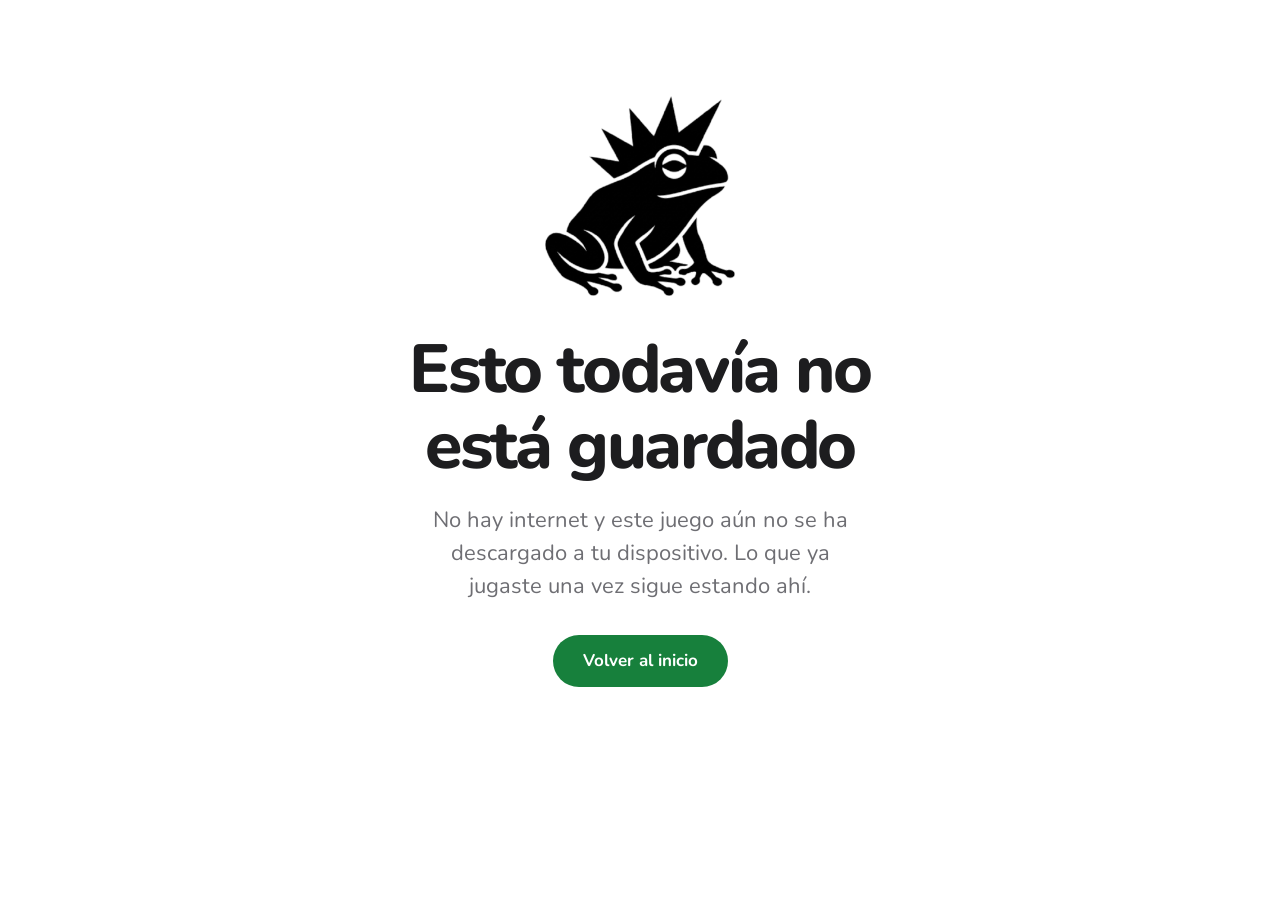
<file: offline.html>
<!doctype html>
<html lang="es">
<head>
<meta charset="utf-8">
<meta name="viewport" content="width=device-width, initial-scale=1">
<title>Sin internet — Stumpffia</title>
<meta name="theme-color" content="#ffffff">
<meta name="color-scheme" content="light">
<link rel="icon" href="/assets/img/icon-192.png" type="image/png">
<link rel="stylesheet" href="/assets/css/styles.css">
</head>
<body>
  <main class="portada">
    <img class="portada-rana" src="/assets/img/logo.png" width="320" height="336"
         alt="La rana de Stumpffia, con mohicano">
    <h1>Esto todavía no<br>está guardado</h1>
    <p class="entrada">
      No hay internet y este juego aún no se ha descargado a tu dispositivo.
      Lo que ya jugaste una vez sigue estando ahí.
    </p>
    <div class="portada-acciones">
      <a class="boton boton-verde boton-grande" href="/">Volver al inicio</a>
    </div>
  </main>
</body>
</html>
</file>
<file: assets/css/styles.css>
/* Stumpffia — ranas chiquitas, juegos chiquitos.
   Sin frameworks y sin peticiones externas: la tipografía va alojada aquí mismo. */

@import url("/assets/css/fuente.css");
/* ---------- Fichas de diseño ---------- */

:root {
  /* superficies */
  --blanco:    #ffffff;
  --gris:      #f5f5f7;   /* 1.09:1 contra blanco: separa sin pesar */
  --linea:     #d2d2d7;

  /* contenido */
  --tinta:     #1d1d1f;   /* 16.8:1 sobre blanco */
  --suave:     #6e6e73;   /*  5.1:1 sobre blanco, 4.7:1 sobre gris */

  /* acción: el único verde del sitio */
  --verde:     #17803c;   /* blanco encima = 5.0:1 */
  --verde-vivo:#1a9445;   /* solo para el estado presionado */

  --radio:     22px;
  --radio-chico: 14px;
  --margen:    22px;
  --ancho:     1060px;
  --ancho-texto: 680px;
}

/* ---------- Base ---------- */

* { box-sizing: border-box; }

html {
  scroll-behavior: smooth;
  scroll-padding-top: 76px;   /* para que la barra fija no tape los anclajes */
  -webkit-text-size-adjust: 100%;
}

body {
  margin: 0;
  background: var(--blanco);
  color: var(--tinta);
  font-family: "Nunito", ui-rounded, "SF Pro Rounded", system-ui, -apple-system, sans-serif;
  font-size: 1.0625rem;        /* 17px: el mínimo cómodo de lectura */
  line-height: 1.6;
  font-weight: 400;
  -webkit-font-smoothing: antialiased;
}

h1, h2, h3 {
  font-weight: 800;
  letter-spacing: -0.02em;
  line-height: 1.12;
  margin: 0;
}

p { margin: 0 0 1em; }
p:last-child { margin-bottom: 0; }
strong { font-weight: 700; }
.cursiva { font-style: italic; }

code {
  font-family: ui-monospace, "SF Mono", Menlo, Consolas, monospace;
  font-size: .9em;
  background: var(--gris);
  padding: 2px 6px;
  border-radius: 6px;
}

:focus-visible {
  outline: 3px solid var(--verde);
  outline-offset: 3px;
  border-radius: 10px;
}

.skip-link {
  position: absolute; left: -9999px; top: 0; z-index: 100;
  background: var(--verde); color: #fff;
  padding: 12px 20px; font-weight: 700;
  border-radius: 0 0 var(--radio-chico) 0;
}
.skip-link:focus { left: 0; }

@media (prefers-reduced-motion: reduce) {
  html { scroll-behavior: auto; }
  *, *::before, *::after { animation: none !important; transition: none !important; }
}

/* ---------- Botones ---------- */

.boton {
  display: inline-flex; align-items: center; justify-content: center;
  min-height: 44px;             /* objetivo táctil recomendado */
  padding: 0 22px;
  font: inherit; font-weight: 700; font-size: 1rem;
  border: none; border-radius: 999px;
  text-decoration: none; cursor: pointer; white-space: nowrap;
  transition: background-color .18s ease, transform .12s ease, opacity .18s ease;
}

.boton-verde { background: var(--verde); color: #fff; }
.boton-verde:hover { background: var(--verde-vivo); }
.boton-verde:active { transform: scale(.97); }

.boton-plano { background: var(--gris); color: var(--tinta); }
.boton-plano:hover { background: #ebebef; }
.boton-plano:active { transform: scale(.97); }

.boton-grande { min-height: 52px; padding: 0 30px; font-size: 1.0625rem; }

/* ---------- Barra superior ---------- */

.nav {
  position: sticky; top: 0; z-index: 50;
  background: rgba(255, 255, 255, .82);
  backdrop-filter: saturate(180%) blur(20px);
  -webkit-backdrop-filter: saturate(180%) blur(20px);
  border-bottom: 1px solid var(--linea);
}

.nav-inner {
  max-width: var(--ancho); margin: 0 auto;
  padding: 10px var(--margen);
  display: flex; align-items: center; justify-content: space-between; gap: 16px;
}

.marca { display: flex; align-items: center; gap: 10px; text-decoration: none; color: inherit; }

/* La rana va como máscara: así toma el color del texto en vez de traer el suyo. */
.marca-rana {
  width: 30px; height: 32px; flex: none;
  background: var(--tinta);
  -webkit-mask: url("/assets/img/logo-96.png") center / contain no-repeat;
  mask: url("/assets/img/logo-96.png") center / contain no-repeat;
}

.marca-nombre { font-size: 1.3rem; font-weight: 800; letter-spacing: -0.02em; }

.nav-acciones { display: flex; gap: 10px; }
.nav .boton { min-height: 40px; padding: 0 18px; font-size: .9375rem; }

/* ---------- Portada ---------- */

.portada {
  max-width: var(--ancho-texto); margin: 0 auto;
  padding: clamp(48px, 9vw, 96px) var(--margen) clamp(40px, 7vw, 72px);
  text-align: center;
}

.portada-rana {
  width: clamp(130px, 26vw, 190px); height: auto;
  display: block; margin: 0 auto clamp(24px, 4vw, 36px);
}

.portada h1 {
  font-size: clamp(2.5rem, 8.5vw, 4.25rem);
  letter-spacing: -0.035em;
  margin-bottom: 20px;
}

.entrada {
  font-size: clamp(1.125rem, 2.6vw, 1.375rem);
  line-height: 1.5;
  color: var(--suave);
  max-width: 34ch; margin: 0 auto;
}

.portada-acciones {
  display: flex; flex-wrap: wrap; gap: 12px; justify-content: center;
  margin-top: 32px;
}

.especificaciones {
  list-style: none; margin: clamp(40px, 7vw, 64px) 0 0; padding: 0;
  display: grid; grid-template-columns: repeat(2, 1fr); gap: 24px 8px;
}
@media (min-width: 620px) { .especificaciones { grid-template-columns: repeat(4, 1fr); } }

.especificaciones li { display: flex; flex-direction: column; gap: 2px; }
.especificaciones strong { font-size: 1.6rem; font-weight: 800; letter-spacing: -0.03em; }
.especificaciones span { font-size: .9375rem; color: var(--suave); }

/* ---------- Secciones ---------- */

.seccion {
  max-width: var(--ancho); margin: 0 auto;
  padding: clamp(48px, 8vw, 88px) var(--margen);
}
.seccion-estrecha { max-width: calc(var(--ancho-texto) + var(--margen) * 2); }

.seccion-encabezado { margin-bottom: clamp(28px, 4vw, 44px); }
.seccion-encabezado h2 { font-size: clamp(1.9rem, 4.6vw, 2.75rem); margin-bottom: 12px; }
.seccion-encabezado p { color: var(--suave); max-width: 46ch; margin: 0; }

/* ---------- Tarjetas de juegos ---------- */

.rejilla { display: grid; gap: 18px; grid-template-columns: 1fr; }
@media (min-width: 640px) { .rejilla { grid-template-columns: repeat(2, 1fr); } }
@media (min-width: 940px) { .rejilla { grid-template-columns: repeat(3, 1fr); } }

.tarjeta {
  display: flex; flex-direction: column;
  background: var(--gris);
  border-radius: var(--radio);
  overflow: hidden;
  color: inherit; text-decoration: none;
  transition: transform .2s ease, background-color .2s ease;
}
a.tarjeta:hover { transform: translateY(-4px); background: #eeeef2; }
a.tarjeta:active { transform: translateY(-1px); }

.tarjeta-arte {
  display: grid; place-items: center;
  aspect-ratio: 5 / 3;
  font-size: clamp(3rem, 9vw, 3.75rem);
  line-height: 1;
}
/* El color del emoji marca si se puede jugar: gris = todavía no. */
.tarjeta-pronto .tarjeta-arte { filter: grayscale(1); opacity: .38; }

.tarjeta-cuerpo {
  padding: 4px 22px 22px;
  display: flex; flex-direction: column; gap: 6px; flex: 1;
}
.tarjeta-cuerpo h3 { font-size: 1.1875rem; }
.tarjeta-cuerpo p { font-size: .9375rem; color: var(--suave); margin: 0; flex: 1; }

.tarjeta-datos {
  display: flex; align-items: center; gap: 8px;
  margin-top: 12px; font-size: .875rem; font-weight: 700;
}
.dato-peso { color: var(--suave); }
.dato-estado { color: var(--verde); }
.tarjeta-pronto .dato-estado { color: var(--suave); font-weight: 400; }
.separador { color: var(--linea); }

/* ---------- Bloques de información ---------- */

.bloque { padding: clamp(28px, 5vw, 40px) 0; border-top: 1px solid var(--linea); }
.bloque:first-child { border-top: none; padding-top: 0; }
.bloque h2 { font-size: clamp(1.5rem, 3.6vw, 2rem); margin-bottom: 14px; }
.bloque p { color: var(--suave); }
.bloque strong { color: var(--tinta); }

.respuesta-grande {
  font-size: clamp(1.75rem, 5vw, 2.5rem);
  font-weight: 800; letter-spacing: -0.03em;
  color: var(--tinta) !important;
  margin-bottom: .4em;
}

.apunte { font-size: .9375rem; color: var(--suave); }

.pasos { margin: 0; }
.pasos dt { font-weight: 700; margin-top: 16px; }
.pasos dt:first-child { margin-top: 0; }
.pasos dd { margin: 2px 0 0; color: var(--suave); }

.bloque-gracias { text-align: center; }
.bloque-gracias p { max-width: 40ch; margin-inline: auto; }

/* ---------- Pie ---------- */

.pie {
  border-top: 1px solid var(--linea);
  padding: 44px var(--margen) 52px;
  text-align: center;
}
.pie-lema { font-weight: 800; letter-spacing: -0.02em; font-size: 1.0625rem; margin-bottom: 6px; }
.pie-letra { font-size: .875rem; color: var(--suave); margin: 0; }

/* ---------- Hoja de donación ---------- */

.hoja {
  border: none; padding: 32px 26px 26px;
  border-radius: 26px;
  background: var(--blanco); color: var(--tinta);
  width: min(420px, calc(100% - 32px));
  box-shadow: 0 24px 60px rgba(0, 0, 0, .18);
}
.hoja::backdrop { background: rgba(0, 0, 0, .34); }

/* El asa solo aparece en la hoja que sube desde abajo; en escritorio no significa nada. */
.hoja-asa { display: none; }
.hoja h2 { font-size: 1.6rem; margin-bottom: 10px; }
.hoja p { color: var(--suave); font-size: .9375rem; }

.hoja-cerrar-forma { position: absolute; top: 14px; right: 14px; margin: 0; }
.hoja-cerrar {
  min-height: 32px; padding: 0 14px;
  font: inherit; font-size: .875rem; font-weight: 700;
  background: var(--gris); color: var(--tinta);
  border: none; border-radius: 999px; cursor: pointer;
}
.hoja-cerrar:hover { background: #ebebef; }

.hoja-enlaces { display: grid; gap: 10px; margin: 20px 0; }
.hoja-enlaces a {
  display: flex; align-items: center; justify-content: center;
  min-height: 48px; padding: 0 20px;
  background: var(--verde); color: #fff;
  font-weight: 700; text-decoration: none; border-radius: var(--radio-chico);
}
.hoja-enlaces a:hover { background: var(--verde-vivo); }

/* En pantallas chicas la hoja sube desde abajo, como en iOS. */
@media (max-width: 520px) {
  .hoja-asa {
    display: block;
    width: 38px; height: 5px; border-radius: 999px; background: var(--linea);
    margin: -18px auto 18px;
  }
  .hoja {
    width: 100%; max-width: none;
    margin: auto auto 0;
    border-radius: 26px 26px 0 0;
    padding-bottom: calc(26px + env(safe-area-inset-bottom));
  }
}
</file>
<file: assets/css/pixel.css>
/* Silkscreen — SIL Open Font License 1.1 (uso comercial permitido).
   La licencia completa está en /assets/fonts/OFL-silkscreen.txt
   Solo la usan los juegos; la portada sigue con Nunito. */

@font-face {
  font-family: "Silkscreen";
  font-style: normal;
  font-weight: 400;
  font-display: swap;
  src: url("/assets/fonts/silkscreen.woff2") format("woff2");
}
</file>
<file: assets/css/consola.css>
/* La carcasa de los juegos de Stumpffia.
 *
 * En celular es una consolita de bolsillo; en computadora, un televisor de
 * tubo. Las dos están hechas solo con bordes duros, escalones y tramas de
 * puntos: nada de degradados suaves ni sombras difusas, para que peguen con
 * el píxel del juego.
 */

:root {
  --marino:#0B1A4A;      /* el fondo de todo */
  --tubo:#16306E;        /* el azul de la pantalla encendida */
  --carcasa:#15295E;     /* el cuerpo del aparato */
  --alto:#2E53A6;        /* bisel iluminado */
  --bajo:#0A1740;        /* bisel en sombra */
  --claro:#7EC8F2;       /* las líneas vivas */
  --apagado:#8FB4D8;
  --tarjeta:#13295E;
  --borde:rgba(126,200,242,.22);

  /* Círculo pixelado: el contorno de un círculo rasterizado en una rejilla de
     16×16 celdas. Va en porcentajes, así que escalona igual en cualquier botón. */
  --circulo-pixel:polygon(68.75% 0%,68.75% 6.25%,81.25% 6.25%,81.25% 12.5%,87.5% 12.5%,87.5% 18.75%,93.75% 18.75%,93.75% 25%,93.75% 31.25%,100% 31.25%,100% 37.5%,100% 43.75%,100% 50%,100% 56.25%,100% 62.5%,100% 68.75%,93.75% 68.75%,93.75% 75%,93.75% 81.25%,87.5% 81.25%,87.5% 87.5%,81.25% 87.5%,81.25% 93.75%,68.75% 93.75%,68.75% 100%,31.25% 100%,31.25% 93.75%,18.75% 93.75%,18.75% 87.5%,12.5% 87.5%,12.5% 81.25%,6.25% 81.25%,6.25% 75%,6.25% 68.75%,0% 68.75%,0% 62.5%,0% 56.25%,0% 50%,0% 43.75%,0% 37.5%,0% 31.25%,6.25% 31.25%,6.25% 25%,6.25% 18.75%,12.5% 18.75%,12.5% 12.5%,18.75% 12.5%,18.75% 6.25%,31.25% 6.25%,31.25% 0%);
}

* { box-sizing:border-box; -webkit-tap-highlight-color:transparent; }
html, body { height:100%; }
body {
  margin:0; background:var(--marino); color:var(--claro);
  font:13px/1.5 "Silkscreen",ui-monospace,monospace;
  overflow:hidden; touch-action:none; -webkit-user-select:none; user-select:none;
  display:flex; align-items:center; justify-content:center;
}

/* Esquinas en escalón de tres peldaños: una diagonal sola se ve suave,
   tres peldaños se ven de píxeles. */
.escalon {
  clip-path:polygon(
    9px 0, calc(100% - 9px) 0, calc(100% - 6px) 3px, calc(100% - 3px) 6px,
    100% 9px, 100% calc(100% - 9px), calc(100% - 3px) calc(100% - 6px),
    calc(100% - 6px) calc(100% - 3px), calc(100% - 9px) 100%,
    9px 100%, 6px calc(100% - 3px), 3px calc(100% - 6px),
    0 calc(100% - 9px), 0 9px, 3px 6px, 6px 3px);
}

/* trama de puntos cuadrados para las rejillas de altavoz */
.rejilla {
  background:var(--claro);
  -webkit-mask-image:
    repeating-linear-gradient(90deg, #000 0 3px, transparent 3px 7px),
    repeating-linear-gradient(0deg, #000 0 3px, transparent 3px 7px);
  -webkit-mask-composite:source-in;
  mask-image:
    repeating-linear-gradient(90deg, #000 0 3px, transparent 3px 7px),
    repeating-linear-gradient(0deg, #000 0 3px, transparent 3px 7px);
  mask-composite:intersect;
  opacity:.5;
}

/* ═════════════════ la consolita (celular) ═════════════════ */

.consola {
  width:100%; height:100%; max-width:540px;
  display:flex; flex-direction:column; gap:9px;
  padding:11px;
  background:var(--carcasa);
  box-shadow:
    inset 0 0 0 3px var(--claro),
    inset 4px 4px 0 3px var(--alto),
    inset -4px -4px 0 3px var(--bajo);
  clip-path:polygon(
    12px 0, calc(100% - 12px) 0, calc(100% - 8px) 4px, calc(100% - 4px) 8px,
    100% 12px, 100% calc(100% - 12px), calc(100% - 4px) calc(100% - 8px),
    calc(100% - 8px) calc(100% - 4px), calc(100% - 12px) 100%,
    12px 100%, 8px calc(100% - 4px), 4px calc(100% - 8px),
    0 calc(100% - 12px), 0 12px, 4px 8px, 8px 4px);
}
.lateral { display:none; }

/* ───── la pantalla ───── */

.pantalla {
  position:relative; flex:1; min-height:0;
  background:var(--tubo);
  padding:4px;
  box-shadow:
    inset 0 0 0 3px var(--claro),
    0 0 0 3px var(--bajo);
}
.pantalla canvas {
  display:block; width:100%; height:100%;
  image-rendering:pixelated; touch-action:none;
}
/* el brillo diagonal del cristal */
.pantalla::after {
  content:""; position:absolute; inset:4px; pointer-events:none; z-index:3;
  background:linear-gradient(118deg,
    transparent 0 32%, rgba(126,200,242,.07) 32% 37%,
    transparent 37% 41%, rgba(126,200,242,.05) 41% 44%, transparent 44%);
}

/* Los menús ocupan la pantalla ENTERA del aparato. Solo la pausa se queda
   dentro del tubo, que es donde tiene sentido. */
.capa {
  position:fixed; inset:0; z-index:40;
  display:none; align-items:center; justify-content:center; padding:16px;
  background:var(--marino);
  overflow:auto;
}
.capa.visible { display:flex; }
.capa.dentro {
  inset:auto; padding:8px;
  background:rgba(11,26,74,.93);
}

/* ───── la tira de datos ───── */

.datos {
  flex:none; display:flex; align-items:stretch; gap:6px; flex-wrap:wrap;
  padding:6px;
  background:var(--bajo);
  box-shadow:inset 0 0 0 3px var(--claro);
}
.ficha {
  flex:1 1 auto; min-width:0;
  display:flex; flex-direction:column; align-items:center; justify-content:center; gap:2px;
  padding:4px 8px;
  background:var(--marino);
  box-shadow:inset 0 0 0 2px var(--borde);
  font-variant-numeric:tabular-nums;
}
.ficha span {
  font-size:7px; letter-spacing:.06em; color:var(--apagado);
  white-space:nowrap; overflow:hidden; text-overflow:ellipsis; max-width:100%;
}
.ficha b { font-size:13px; color:var(--claro); white-space:nowrap; }
.ficha.urgente { box-shadow:inset 0 0 0 2px var(--claro); animation:latir .7s infinite; }
@keyframes latir { 50% { background:var(--claro); color:var(--marino); } }
@media (prefers-reduced-motion: reduce) { .ficha.urgente { animation:none; } }

/* ───── la fila de en medio: altavoz, botones, piloto ───── */

.botonera {
  flex:none; display:flex; align-items:center; gap:9px;
  padding:0 2px;
}
.botonera::before {           /* rejilla del altavoz, a la izquierda */
  content:""; width:60px; height:30px; flex:none;
  background:var(--claro);
  -webkit-mask-image:
    repeating-linear-gradient(90deg, #000 0 3px, transparent 3px 7px),
    repeating-linear-gradient(0deg, #000 0 3px, transparent 3px 7px);
  -webkit-mask-composite:source-in;
  mask-image:
    repeating-linear-gradient(90deg, #000 0 3px, transparent 3px 7px),
    repeating-linear-gradient(0deg, #000 0 3px, transparent 3px 7px);
  mask-composite:intersect;
  opacity:.45;
}
.botonera::after {            /* piloto y el interruptor de la derecha */
  content:"OFF"; flex:none; margin-left:auto;
  font-size:8px; color:var(--apagado);
  padding:3px 7px;
  background:var(--bajo);
  box-shadow:inset 0 0 0 2px var(--alto), -13px 0 0 -4px #cf5a5a;
}
.botonera button, .botonera a {
  min-height:34px; padding:0 14px;
  display:flex; align-items:center;
  font:inherit; font-size:10px; text-decoration:none; cursor:pointer;
  color:var(--claro); background:var(--carcasa); border:none;
  box-shadow:
    inset 0 0 0 2px var(--claro),
    inset 3px 3px 0 2px var(--alto),
    inset -3px -3px 0 2px var(--bajo),
    4px 4px 0 var(--bajo);
}
.botonera button:active, .botonera a:active {
  background:var(--claro); color:var(--marino);
  box-shadow:inset 0 0 0 2px var(--claro);
  transform:translate(3px,3px);
}

/* ───── el mando ───── */

.mando {
  flex:none; display:flex; align-items:center; justify-content:space-between;
  padding:4px 6px 2px;
}
.cruz {
  display:grid; grid-template-columns:repeat(3,46px); grid-template-rows:repeat(3,46px);
  position:relative;
}
.cruz::after {                /* el eje del centro */
  content:""; position:absolute; left:50%; top:50%; width:20px; height:20px;
  transform:translate(-50%,-50%);
  background:var(--bajo);
  clip-path:var(--circulo-pixel);
}
.cruz button { grid-area:var(--pos); }
.mando button {
  background:var(--carcasa); color:var(--claro); border:none;
  font:inherit; font-size:15px; cursor:pointer;
  box-shadow:
    inset 0 0 0 2px var(--claro),
    inset 3px 3px 0 2px var(--alto),
    inset -3px -3px 0 2px var(--bajo);
}
.mando button:active { background:var(--claro); color:var(--marino); box-shadow:inset 0 0 0 2px var(--claro); }

.acciones { display:flex; align-items:center; gap:10px; }
.mando .accion {
  width:96px; height:96px; font-size:14px; position:relative; padding:0;
  background:var(--claro);
  box-shadow:none;              /* el bisel recto no cabe en un círculo */
  clip-path:var(--circulo-pixel);
}
.mando .accion > span {
  position:absolute; inset:4px;
  display:flex; align-items:center; justify-content:center;
  background:var(--carcasa); color:var(--claro);
  clip-path:var(--circulo-pixel);
}
.mando .accion:active > span { background:var(--claro); color:var(--marino); }
.mando .accion.chico { width:62px; height:62px; font-size:10px; }
.mando .accion.chico > span { inset:3px; }

/* ═════════════════ el televisor (escritorio) ═════════════════ */

/* Solo por tamaño: hay navegadores que dicen no tener ratón aunque lo haya,
   y con la condición de hover el televisor no aparecía nunca. */
@media (min-width: 820px) and (min-height: 540px) {
  body { padding:16px; }

  .consola {
    max-width:min(1240px,100%);
    display:grid;
    grid-template-columns:96px minmax(0,1fr) 150px;
    grid-template-rows:minmax(0,1fr);   /* que la fila no crezca más que el mueble */
    gap:12px; padding:14px;
  }
  /* En el televisor el mando sobra, salvo que se juegue con el dedo: ahí
     baja a una fila propia en vez de colarse como una columna más. */
  .mando { display:none; }
  @media (hover: none) and (pointer: coarse) {
    .consola { grid-template-rows:minmax(0,1fr) auto; }
    .mando { display:flex; grid-column:1 / -1; }
  }

  /* el centro: pantalla, datos y botones */
  .centro { display:flex; flex-direction:column; gap:9px; min-width:0; min-height:0; }

  /* los costados del mueble */
  .lateral {
    display:flex; flex-direction:column; align-items:center; gap:12px;
    padding:10px 6px; min-height:0; overflow:hidden;
    background:var(--carcasa);
    box-shadow:inset 0 0 0 3px var(--bajo), inset 3px 3px 0 3px var(--alto);
  }

  /* izquierda: rejilla larga y dos pulsadores */
  .lateral.izq::before {
    content:""; width:100%; flex:1;
    background:var(--claro);
    -webkit-mask-image:
      repeating-linear-gradient(90deg,#000 0 3px,transparent 3px 7px),
      repeating-linear-gradient(0deg,#000 0 3px,transparent 3px 7px);
    -webkit-mask-composite:source-in;
    mask-image:
      repeating-linear-gradient(90deg,#000 0 3px,transparent 3px 7px),
      repeating-linear-gradient(0deg,#000 0 3px,transparent 3px 7px);
    mask-composite:intersect;
    opacity:.4;
  }
  .lateral.izq::after {
    content:""; width:46px; height:86px; flex:none;
    background:
      linear-gradient(var(--alto) 0 0) center 10px / 30px 30px no-repeat,
      linear-gradient(var(--alto) 0 0) center 52px / 30px 30px no-repeat;
    box-shadow:inset 0 0 0 2px var(--bajo);
  }

  /* derecha: tres perillas y el botón de encendido */
  .perilla {
    width:76px; height:76px; flex:none; position:relative;
    background:var(--claro);
    clip-path:var(--circulo-pixel);
  }
  .perilla::before {            /* el cuerpo, dejando el aro claro de fuera */
    content:""; position:absolute; inset:4px;
    background:var(--carcasa);
    clip-path:var(--circulo-pixel);
  }
  .perilla::after {           /* la ranura, recta */
    content:""; position:absolute; left:50%; top:24%;
    width:8px; height:52%; transform:translateX(-50%);
    background:var(--claro);
  }
  .encendido {
    width:40px; height:34px; flex:none; margin-top:auto;
    display:flex; align-items:center; justify-content:center;
    font-size:13px; color:var(--claro);
    background:var(--bajo);
    box-shadow:inset 0 0 0 2px var(--claro);
  }

  /* la pantalla, hundida en el mueble */
  .pantalla {
    padding:10px;
    box-shadow:
      inset 0 0 0 3px var(--claro),
      inset 5px 5px 0 3px var(--bajo),
      0 0 0 4px var(--bajo), 0 0 0 7px var(--alto);
  }
  .pantalla .capa { inset:10px; }

  /* en el televisor la fila de abajo no lleva altavoz ni piloto */
  .botonera { justify-content:flex-end; }
  .botonera::before, .botonera::after { content:none; }
  .botonera button, .botonera a { font-size:12px; padding:0 20px; min-height:38px; }

  .ficha { flex:0 1 auto; padding:5px 14px; }
  .ficha span { font-size:8px; }
  .ficha b { font-size:15px; }
}

/* en pantallas chicas los costados del mueble no existen */
@media (max-width: 819px), (max-height: 539px) {
  .centro { display:contents; }
}

/* ═════════════════ las pantallas de menú ═════════════════ */

.capa .tarjeta {
  width:100%; max-width:560px; max-height:100%;
  padding:18px 20px; text-align:center;
  background:var(--tarjeta);
  box-shadow:inset 0 0 0 4px var(--claro);
  display:flex; flex-direction:column; gap:10px;
  overflow:auto;
}
.capa.dentro .tarjeta { max-width:430px; padding:14px 16px; gap:8px; box-shadow:inset 0 0 0 3px var(--claro); }

/* ═════════════════ ajustes antes de jugar ═════════════════ */

.ajustes { display:grid; gap:10px; margin-top:4px; text-align:left; }
.ajuste { display:flex; align-items:center; justify-content:space-between; gap:10px; }
.ajuste > span { font-size:10px; color:var(--apagado); }
.opciones { display:flex; flex-wrap:wrap; gap:6px; justify-content:flex-end; }
.opciones button {
  font:inherit; font-size:10px; padding:6px 10px; cursor:pointer;
  color:var(--claro); background:var(--carcasa); border:none;
  box-shadow:inset 0 0 0 2px var(--borde);
}
.opciones button[aria-pressed="true"] {
  background:var(--claro); color:var(--marino);
  box-shadow:inset 0 0 0 2px var(--claro);
}
.contador { display:flex; align-items:center; gap:8px; }
.contador b { min-width:46px; text-align:center; font-size:13px; }
.contador button { width:30px; height:30px; padding:0; font-size:13px; }

.capa .tarjeta h1 { margin:0; font-size:clamp(16px,3.2vh,26px); line-height:1.25; }
.capa .tarjeta p { margin:0; color:var(--apagado); font-size:clamp(9px,1.6vh,12px); line-height:1.7; }
.capa .tarjeta button {
  width:100%; min-height:clamp(32px,5vh,46px); margin:2px 0 0;
  border:none; cursor:pointer;
  font:inherit; font-size:clamp(10px,1.9vh,14px);
  background:var(--claro); color:var(--marino);
  box-shadow:4px 4px 0 var(--bajo);
}
.capa .tarjeta button:active { transform:translate(2px,2px); box-shadow:2px 2px 0 var(--bajo); }
/* dentro de los ajustes, los botones vuelven a su tamaño */
.capa .tarjeta .ajustes button { width:auto; min-height:0; margin:0; box-shadow:inset 0 0 0 2px var(--borde); }
.capa .tarjeta .ajustes button:active { transform:none; }
/* Dentro de la tarjeta, ".capa .tarjeta button" pintaba de claro TODOS los
   botones, incluidas las opciones sin elegir: las dos se veían igual y no se
   sabía cuál estaba puesta. Aquí se devuelven a su sitio. */
.capa .tarjeta .opciones button {
  background:var(--carcasa); color:var(--claro);
  box-shadow:inset 0 0 0 2px var(--borde);
}
.capa .tarjeta .opciones button[aria-pressed="true"] {
  background:var(--claro); color:var(--marino);
  box-shadow:inset 0 0 0 2px var(--claro);
}
.capa .tarjeta .modo { width:100%; }

/* En pantalla grande la tarjeta de ajustes se ensancha y las opciones se
   reparten en una rejilla pareja, en vez de quedar unas largas y otras
   cortas según el texto. */
@media (min-width: 720px) {
  .capa .tarjeta { max-width:720px; padding:26px 30px; gap:14px; }
  .capa .tarjeta h1 { font-size:30px; }
  .capa .tarjeta p { font-size:12px; }
  .capa .tarjeta button { font-size:14px; min-height:48px; }
  .ajuste { display:grid; grid-template-columns:140px 1fr; align-items:center; }
  .ajuste > span { font-size:11px; }
  .opciones { display:grid; grid-template-columns:repeat(auto-fit, minmax(96px, 1fr)); gap:8px; justify-content:stretch; }
  .capa .tarjeta .ajustes .opciones button { width:100%; padding:10px 6px; font-size:11px; }
  .capa .tarjeta .ajustes .contador button { width:38px; height:38px; font-size:15px; }
  .contador { justify-content:flex-start; }
  .capa .tarjeta .ajustes .modo { padding:11px 13px; }
  .modo b { font-size:12px; }
  .modo i { font-size:10px; }
}
</file>
